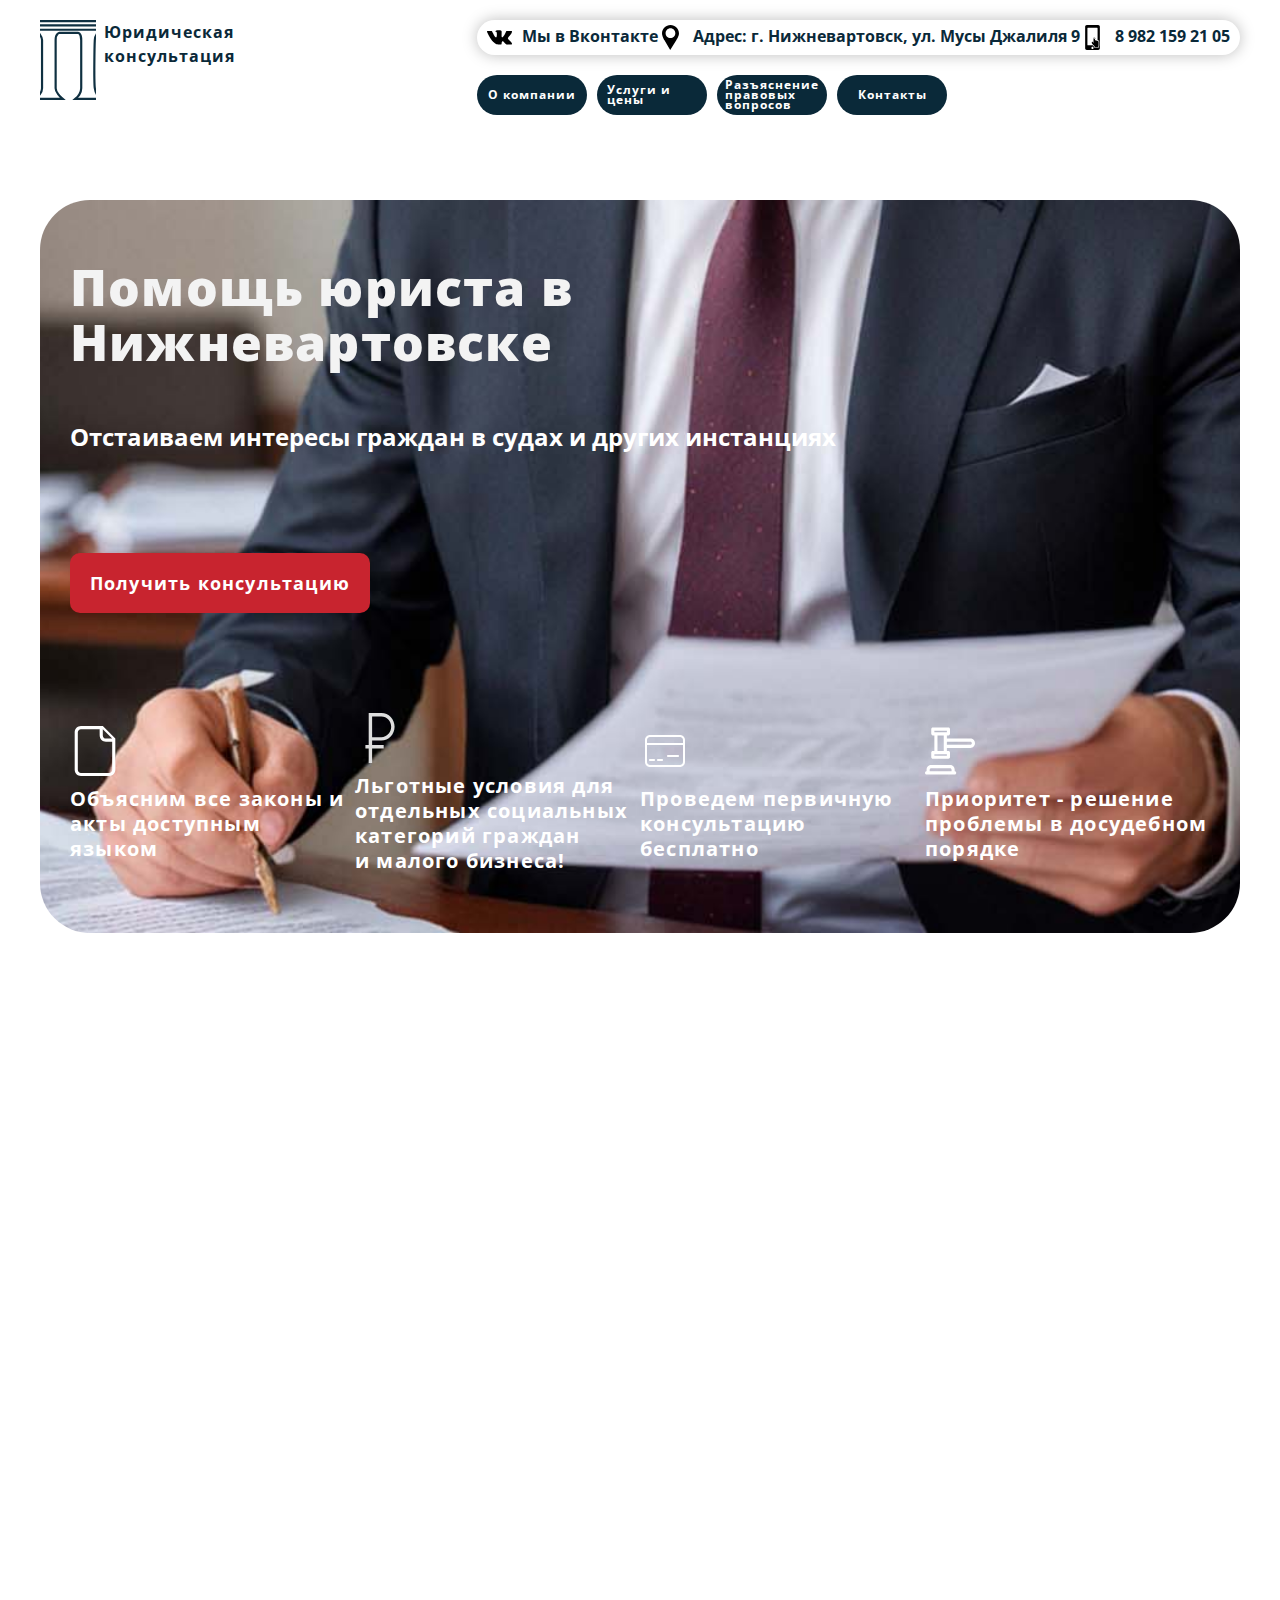
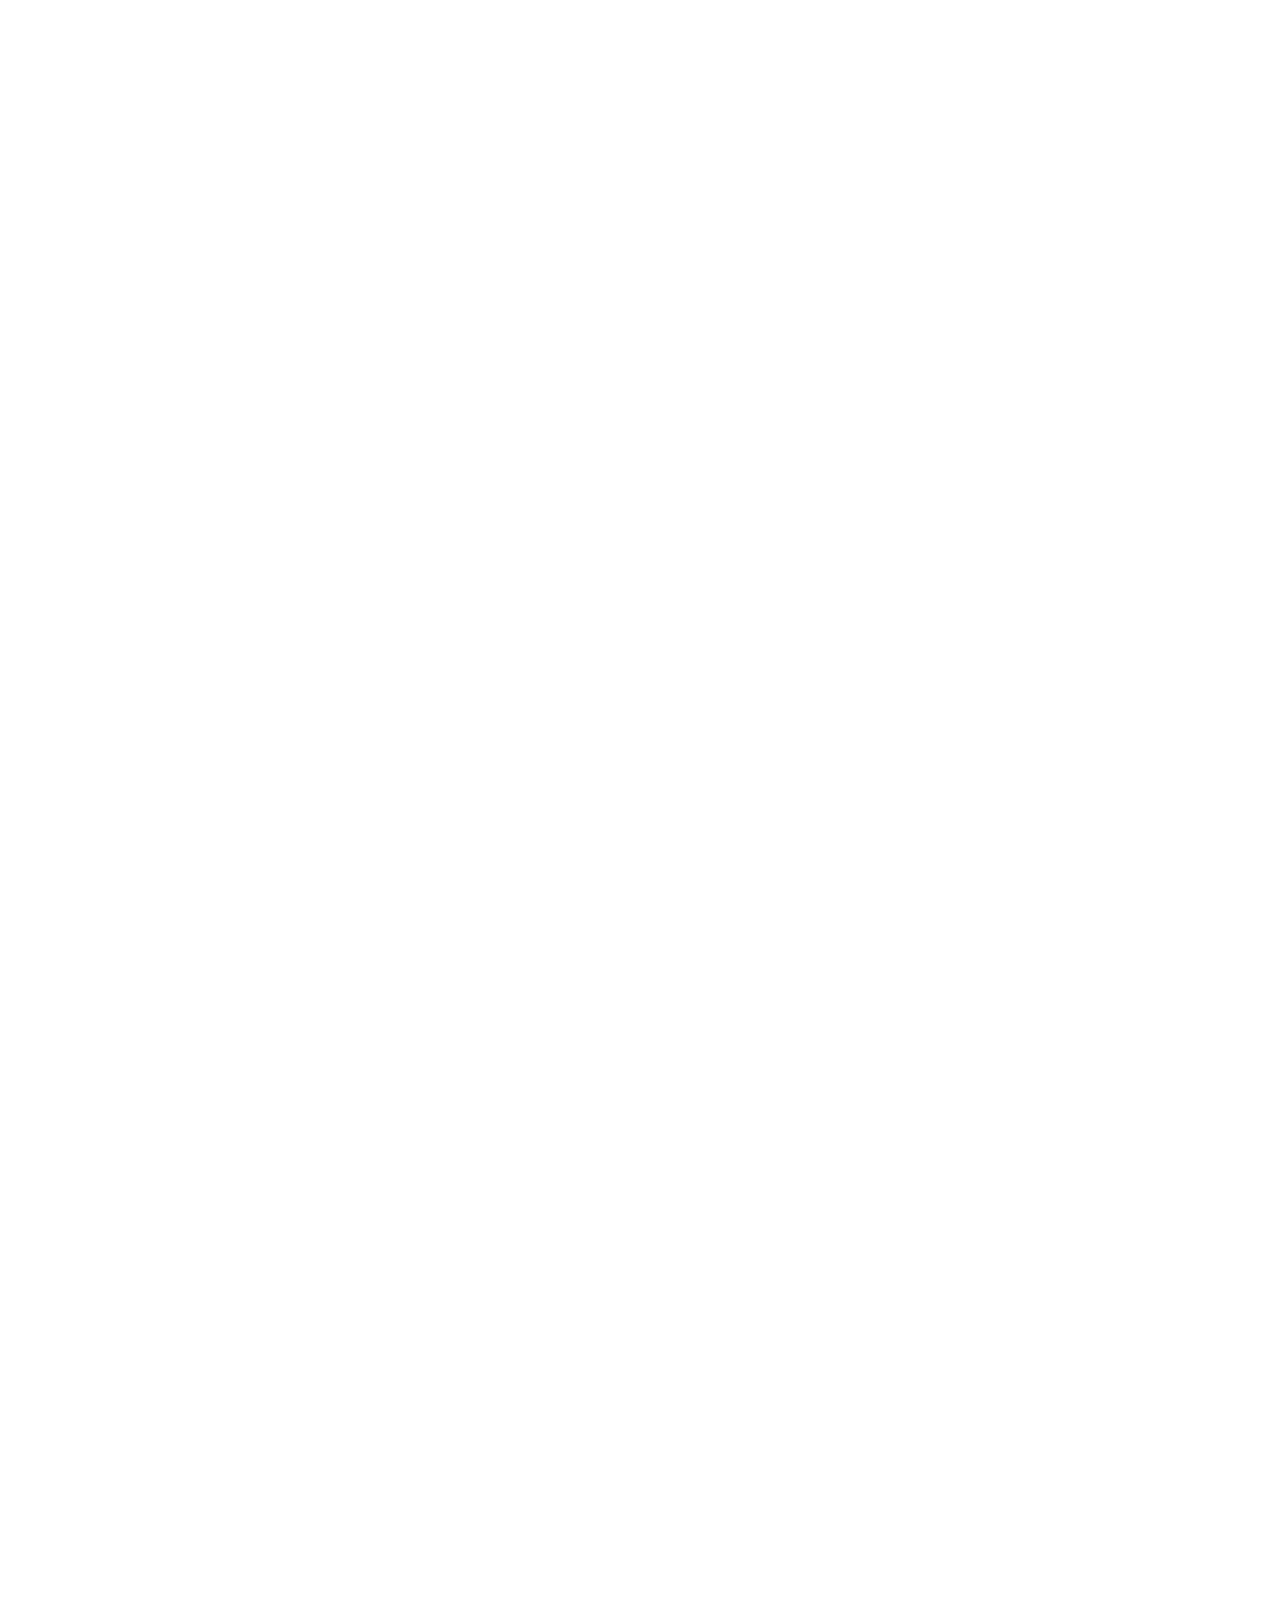
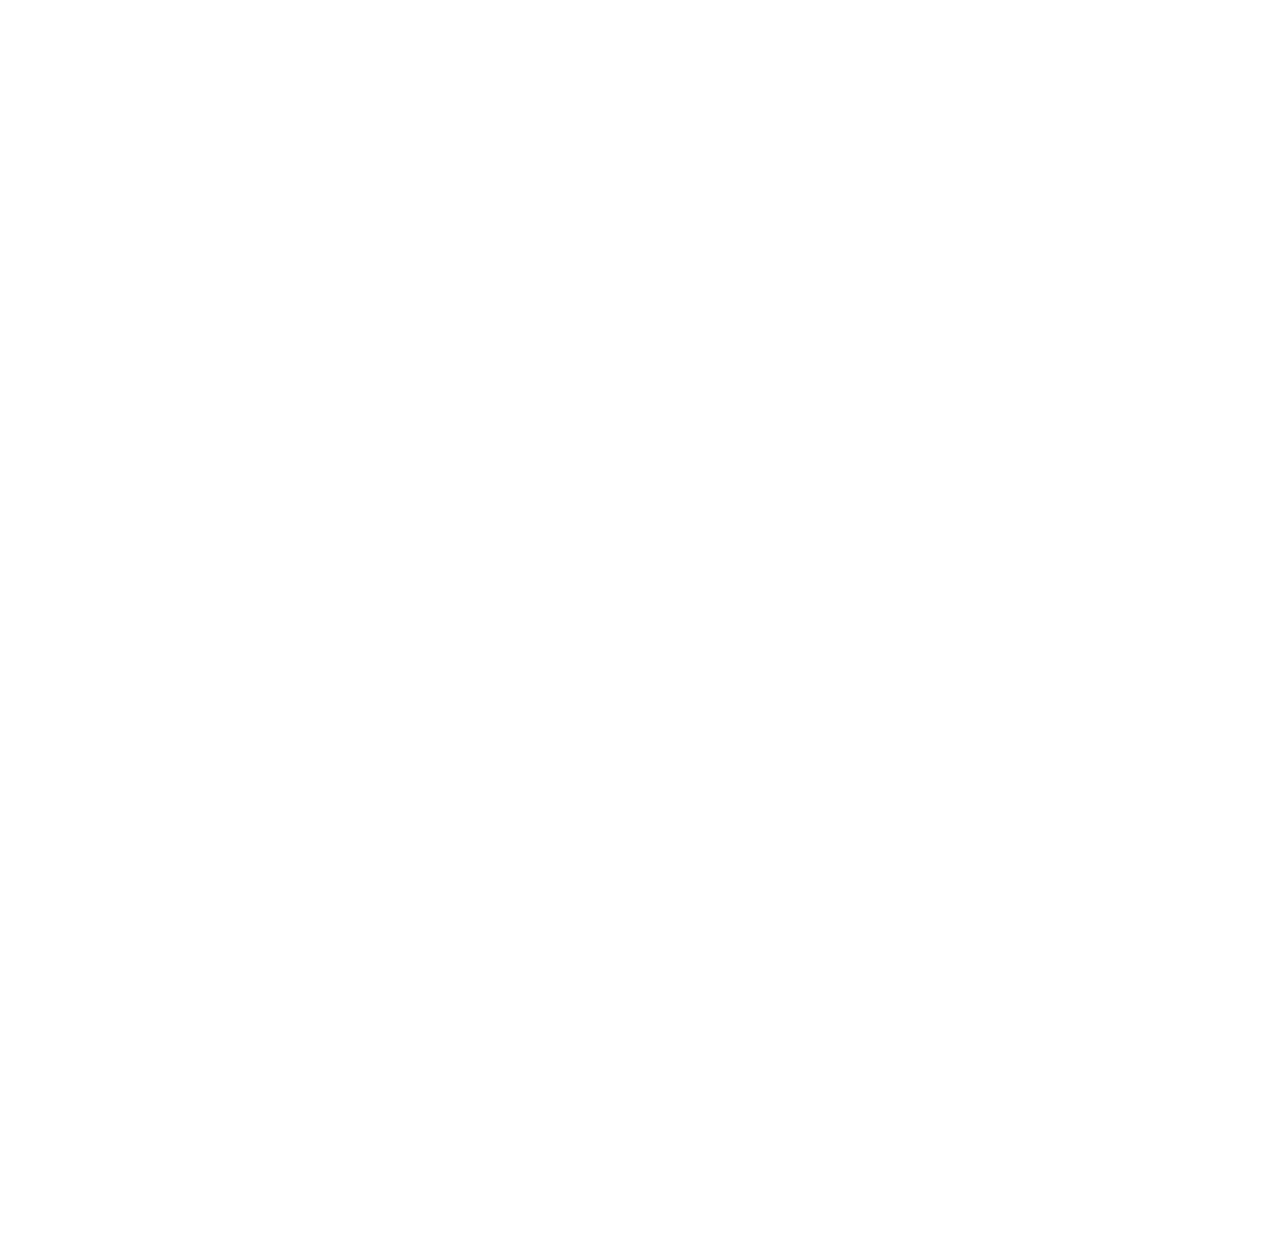
<file: index.html>
<!DOCTYPE html>
<html lang="ru">
<head>
    <meta charset="UTF-8">
    <meta name="viewport" content="width=device-width, initial-scale=1.0">
    <title>Главная</title>
    <link rel="stylesheet" href="css/animate.css">
    <link rel="stylesheet" href="css/style.css">  
    
</head>
<body>
    <div class="body__container">
        <div class="modal">
            <div class="modal__box">
                <div class="modal__box-header">
                    <div class="modal__title title">Оставить заявку</div>
                    <div class="modal__close"></div>            
                </div>               
                <form action="#" class="modal__form" id="modal__form">
                    <div>
                        <input type="name" name="name" class="modal__input" id="modal__name" placeholder="Ваше имя">
                    </div>
                    <div>
                        <input type="phone" name="phone" class="modal__input" id="modal__phone" placeholder="Ваше Телефон">
                    </div>
                    <div>
                        <input type="email" name="email" class="modal__input" id="modal__email" placeholder="Ваш E-mail">
                    </div>
                    <div class="modal__checkbox">
                        <input type="checkbox" class="modal__checkbox-item">
                        <label for="" class="modal__checkbox-text">Нажимая кнопку отправить я соглашаюсь с условиями <a href="policy.html">Политики конфиденциальности</a></label>
                    </div>
                    <button class="btn modal__btn" type="submit">Оставить заявку</button>
                </form>
            </div>
        </div>
        <header class="header" id="header">
            <div class="container">
                <div class="header__wrapper">
                    <a href="#header" class="header__logo">
                        <div class="header__logo-img">
                            <img src="icons/logo.svg" alt="логотип сайта">
                        </div>
                        <div class="header__logo-info">Юридическая консультация</div>
                    </a>
                    <div class="header__box">
                        <div class="header__connection">
                            <div class="header__connection-items">
                                <a href="https://vk.com/nvlaw" class="header__connection-item">
                                    <div class="header__connection-icon">
                                        <img src="icons/vk.svg" alt="логотип ВК">
                                    </div>
                                    <span class="header__connection-info">Мы в Вконтакте</span>
                                </a>
                            </div>
                            <div class="header__connection-items">
                                <a href="https://yandex.ru/maps/org/yuridicheskaya_pomoshch/234571748160/?ll=76.574434%2C60.930905&z=17" class="header__connection-item">
                                    <div class="header__connection-icon">
                                        <img src="icons/location.svg" alt="Геолокация">
                                    </div>
                                    <span class="header__connection-info">Адрес: г. Нижневартовск, ул. Мусы Джалиля 9</span>
                                </a>
                            </div>
                            <div class="header__connection-items">
                                <a href="tel:+79821592105" class="header__connection-item">
                                    <div class="header__connection-icon">
                                        <img src="icons/phone.svg" alt="Телефон">
                                    </div>
                                    <span class="header__connection-info">8 982 159 21 05</span>
                                </a>
                            </div>
                        </div>
                        <div class="hamburger">
                            <span class="hamburger__item"></span>
                            <span class="hamburger__item"></span>
                            <span class="hamburger__item"></span>
                        </div>
                        <nav class="header__navigation">
                            <ul class="header__lists">
                                <li class="header__lists-item"><a href="about.html" target="_blank" class="header__lists-btn">О компании</a></li>
                                <li class="header__lists-item"><a href="services.html" target="_blank" class="header__lists-btn">Услуги и цены</a></li>
                                <li class="header__lists-item"><a href="examples.html"target="_blank" class="header__lists-btn">Разъяснение правовых вопросов</a></li>
                                <li class="header__lists-item"><a href="contacts.html"target="_blank" class="header__lists-btn">Контакты</a></li>
                            </ul>                         
                        </nav>
                    </div>                 
                   
                </div>
            </div>           
        </header>
        <main>
            <section class="wow animate__animated animate__fadeInUp information">
                <div class="container information__container">   
                    <div class="information__background">
                        <h1 class="title information__title">Помощь юриста в Нижневартовске</h1>
                        <h2 class="information__subtitle">Отстаиваем интересы граждан в судах и других инстанциях</h2>
                        <button class="information__btn btn">Получить консультацию</button>
                        <div class="information__box">
                            <div class="information__box-items">
                                <div class="information__box-img">
                                    <img src="icons/file.svg" alt="Объясним все законы">
                                </div>
                                <p class="information__box-info">Объясним все законы и акты доступным языком</p>
                            </div>
                            <div class="information__box-items">
                                <div class="information__box-img">
                                    <img src="icons/ruble.svg" alt="Льготные условия">
                                </div>
                                <p class="information__box-info">Льготные условия для отдельных социальных категорий граждан и малого бизнеса!</p>
                            </div>
                            <div class="information__box-items">
                                <div class="information__box-img">
                                    <img src="icons/bank.svg" alt="Бесплатная консультация">
                                </div>
                                <p class="information__box-info">Проведем первичную консультацию бесплатно</p>
                            </div>
                            <div class="information__box-items">
                                <div class="information__box-img">
                                    <img src="icons/court.svg" alt="Решение проблемы в досудебном порядке">
                                </div>
                                <p class="information__box-info">Приоритет - решение проблемы в досудебном порядке</p>
                            </div>
                        </div>     
                    </div>           
                </div>
            </section>
            <section class="wow animate__animated animate__fadeInUp tabs">
                <div class="container">
                    <div class="tabs__wrapper">
                        <div class="tabs__tab" id="citizens-btn">
                            <div class="title tabs__title">Для граждан</div>
                        </div>
                        <div class="tabs__tab" id="bisnes-btn">
                            <div class="title tabs__title">Для бизнеса</div>
                        </div>
                    </div>
                    <div class="tabs__grid tabs__citizens" id="citizens">
                        <div class="tabs__grid-item">
                            <div class="tabs__grid-name">Банкротство</div>
                        </div>
                        <div class="tabs__grid-item">
                            <div class="tabs__grid-name">Уголовные дела</div>
                        </div>
                        <div class="tabs__grid-item">
                            <div class="tabs__grid-name">Семейные дела</div>
                        </div>
                        <div class="tabs__grid-item">
                            <div class="tabs__grid-name">Арбитражные суды</div>
                        </div>
                        <div class="tabs__grid-item">
                            <div class="tabs__grid-name">Автоюрист и страхование</div>
                        </div>
                        <div class="tabs__grid-item">
                            <div class="tabs__grid-name">Жилищное право и приватизация</div>
                        </div>
                        <div class="tabs__grid-item">
                            <div class="tabs__grid-name">Трудовые споры</div>
                        </div>
                        <div class="tabs__grid-item">
                            <div class="tabs__grid-name">Права потребителей</div>
                        </div>
                        <div class="tabs__grid-item">
                            <div class="tabs__grid-name">Наследство</div>
                        </div>
                    </div>
                    <!-- бизнес -->
                    <div class="tabs__grid tabs__bisnes" id="bissnes" >
                        <div class="tabs__grid-item">
                            <div class="tabs__grid-name">Банкротство</div>
                        </div>
                        <div class="tabs__grid-item">
                            <div class="tabs__grid-name">Консультация бизнеса</div>
                        </div>
                        <div class="tabs__grid-item">
                            <div class="tabs__grid-name">Составление договоров</div>
                        </div>
                        <div class="tabs__grid-item">
                            <div class="tabs__grid-name">Арбитражные суды</div>
                        </div>
                        <div class="tabs__grid-item">
                            <div class="tabs__grid-name">Экспертиза документов</div>
                        </div>
                        <div class="tabs__grid-item">
                            <div class="tabs__grid-name">Взыскание долгов</div>
                        </div>
                        <div class="tabs__grid-item">
                            <div class="tabs__grid-name">Трудовые споры</div>
                        </div>
                    </div>
                </div>
            </section>
            <section class="wow animate__animated animate__fadeInUp priveleges">
                <div class="container">
                    <h2 class="title priveleges__title">Привилегии для вас</h2>
                    <div class="priveleges__box">
                        <div class="priveleges__item">
                            <h3 class="title priveleges__item-title">
                                <span class="priveleges__item-number">1</span>
                                Разумная стоимость
                            </h3>
                            <p class="priveleges__item-descr">
                                Консультация юриста - это доступно. Оптимизируем работу, учитывая ваше финансовое положение.
                            </p>
                        </div>
    
                        <div class="priveleges__item">
                            <h3 class="title priveleges__item-title">
                                <span class="priveleges__item-number">2</span>
                                Финансовые гарантии
                            </h3>
                            <p class="priveleges__item-descr">
                                Составляем договор и несем ответственность за все решения
                            </p>
                        </div>
    
                        <div class="priveleges__item">
                            <h3 class="title priveleges__item-title">
                                <span class="priveleges__item-number">3</span>
                                Увереность в результате
                            </h3>
                            <p class="priveleges__item-descr">
                                Мы не даем пустых обещаний - беремся за дело и доводим его до конца.
                            </p>
                        </div>
    
                        <div class="priveleges__item">
                            <h3 class="title priveleges__item-title">
                                <span class="priveleges__item-number">4</span>
                                Отчеты и прозрачность
                            </h3>
                            <p class="priveleges__item-descr">
                                Составляем стратегию и следуем ей, предоставляем детальные отчеты о проделанной работе.
                            </p>
                        </div>
                        <div class="priveleges__item-grid">
                            <!-- <div class="priveleges__item priveleges__item-5">
                                <div class="priveleges__item-img">
                                    <img src="icons/banner-bank.svg" alt="Банкротство">
                                </div>
                                <p class="priveleges__item-descr">
                                    Банкротство за 2500 рублей в месяц с полной гарантией списания долгов за 24 месяц
                                </p>
                            </div> -->
                            <!-- <div class="priveleges__item priveleges__item-5">
                                <p class="priveleges__item-descr">
                                    92% успешных дел в суде с 2005 года
                                </p>
                            </div> -->
                            <div class="priveleges__item priveleges__item-5">
                                <div class="priveleges__item-img">
                                    <img src="icons/suggest.svg" alt="Файл">
                                </div>
                                <p class="priveleges__item-descr">
                                    Составляем план работ, обговариваем цену и заключаем договор
                                </p>
                            </div>
                        </div>
                        
                    </div>
                </div>
            </section>
            <section class="wow animate__animated animate__fadeInUp clients">
                <div class="container">
                    <div class="clients__title title">Наши клиенты</div>
                    <div class="clients__wrapper">
                        <div class="clients__call">
                            <div class="clients__call-img">
                                <img src="img/img1.jpg" alt="Первая помощь клиентам">
                            </div>
                            <p class="clients__call-info">Юридическое сопровождение бизнеса и граждан</p>
                            <button class="clients__btn btn">Заказать звонок</button>
                        </div>
                        <div class="clients__map">
                            <h3 class="clients__map-title title">Правовой сервис</h3>
                            <div class="clients__feedback">
                                <div class="clients__feedback-item" style="width:100%;height:400px;overflow:hidden;position:relative;"><iframe style="width:100%;height:100%;border:1px solid #e6e6e6;border-radius:8px;box-sizing:border-box" src="https://yandex.ru/maps-reviews-widget/234571748160?comments"></iframe><a href="https://yandex.ru/maps/org/yuridicheskaya_pomoshch/234571748160/" target="_blank" style="box-sizing:border-box;text-decoration:none;color:#b3b3b3;font-size:10px;font-family:YS Text,sans-serif;padding:0 20px;position:absolute;bottom:8px;width:100%;text-align:center;left:0;overflow:hidden;text-overflow:ellipsis;display:block;max-height:14px;white-space:nowrap;padding:0 16px;box-sizing:border-box">Юридическая помощь на карте Нижневартовска — Яндекс Карты</a></div>
                            </div>
                        </div>                   
                    </div>
                   
                </div>
            </section>
        </main>   
        <footer class="wow animate__animated animate__fadeInUp footer" id="footer">
            <div class="container">
                <div class="footer__wrapper">
                    <div class="footer__logo">
                        <div class="footer__logo-img">
                            <img src="icons/logo_white.svg" alt="Логотип сайта">                                
                        </div>
                        <div class="footer__logo-name">Юридическая <br>консульация</div>
                    </div>
                    <div class="footer__connection">
                        <div class="footer__connection-items">
                            <a href="https://vk.com/nvlaw" class="footer__connection-item">
                                <div class="footer__connection-icon">
                                    <img src="icons/vk-white.svg" alt="логотип ВК">
                                </div>
                                <span class="footer__connection-info">Мы в Вконтакте</span>
                            </a>
                        </div>
                        <div class="footer__connection-items">
                            <a href="https://yandex.ru/maps/org/yuridicheskaya_pomoshch/234571748160/?ll=76.574434%2C60.930905&z=17" class="footer__connection-item">
                                <div class="footer__connection-icon">
                                    <img src="icons/maps-white.svg" alt="Геолокация">
                                </div>
                                <span class="footer__connection-info">Адрес: г. Нижневартовск, ул. Мусы Джалиля 9</span>
                            </a>
                        </div>
                        <div class="footer__connection-items">
                            <a href="tel:+79821592105" class="footer__connection-item">
                                <div class="footer__connection-icon">
                                    <img src="icons/phone-white.svg" alt="Телефон">
                                </div>
                                <span class="footer__connection-info">8 982 159 21 05</span>
                            </a>
                        </div>
                    </div>
                </div>
                <div class="footer__maps">
                    <div style="position:relative;overflow:hidden;"><a href="https://yandex.ru/maps/org/yuridicheskaya_pomoshch/234571748160/?utm_medium=mapframe&utm_source=maps" style="color:#eee;font-size:12px;position:absolute;top:0px;">Юридическая помощь</a><a href="https://yandex.ru/maps/1091/nizhnevartovsk/category/legal_services/184105630/?utm_medium=mapframe&utm_source=maps" style="color:#eee;font-size:12px;position:absolute;top:14px;">Юридические услуги в Нижневартовске</a><a href="https://yandex.ru/maps/1091/nizhnevartovsk/category/registration_and_liquidation_of_enterprises/184105626/?utm_medium=mapframe&utm_source=maps" style="color:#eee;font-size:12px;position:absolute;top:28px;">Регистрация и ликвидация предприятий в Нижневартовске</a><iframe src="https://yandex.ru/map-widget/v1/org/yuridicheskaya_pomoshch/234571748160/?ll=76.574434%2C60.930905&z=17" width="100%" height="600px" frameborder="1" allowfullscreen="true" style="position:relative;"></iframe></div>
                </div>
            </div>
        </footer>
    </div>
    <script src="js/wow.min.js"></script>
    <script src="js/inputmask.min.js"></script>
    <script src="js/just-validate.min.js"></script>
    <script src="js/main.js"></script> 
</body>
</html>
</file>
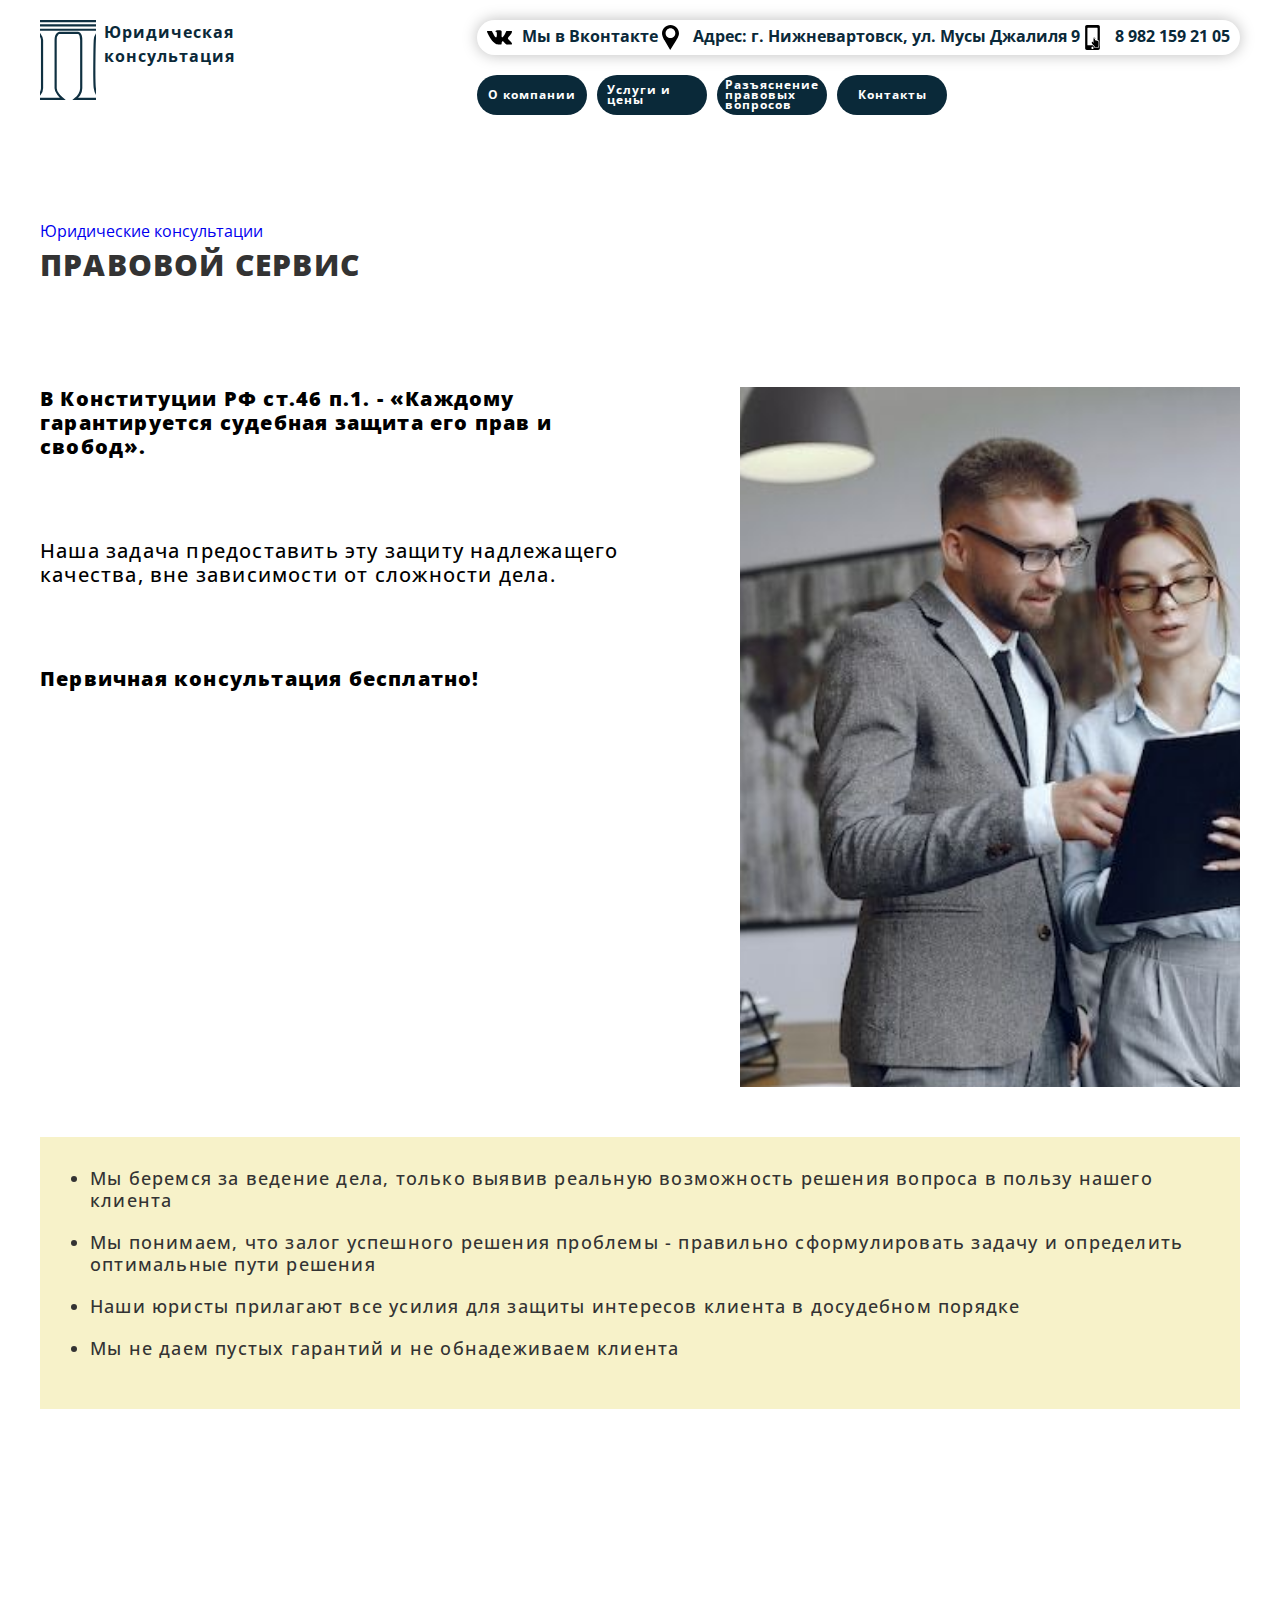
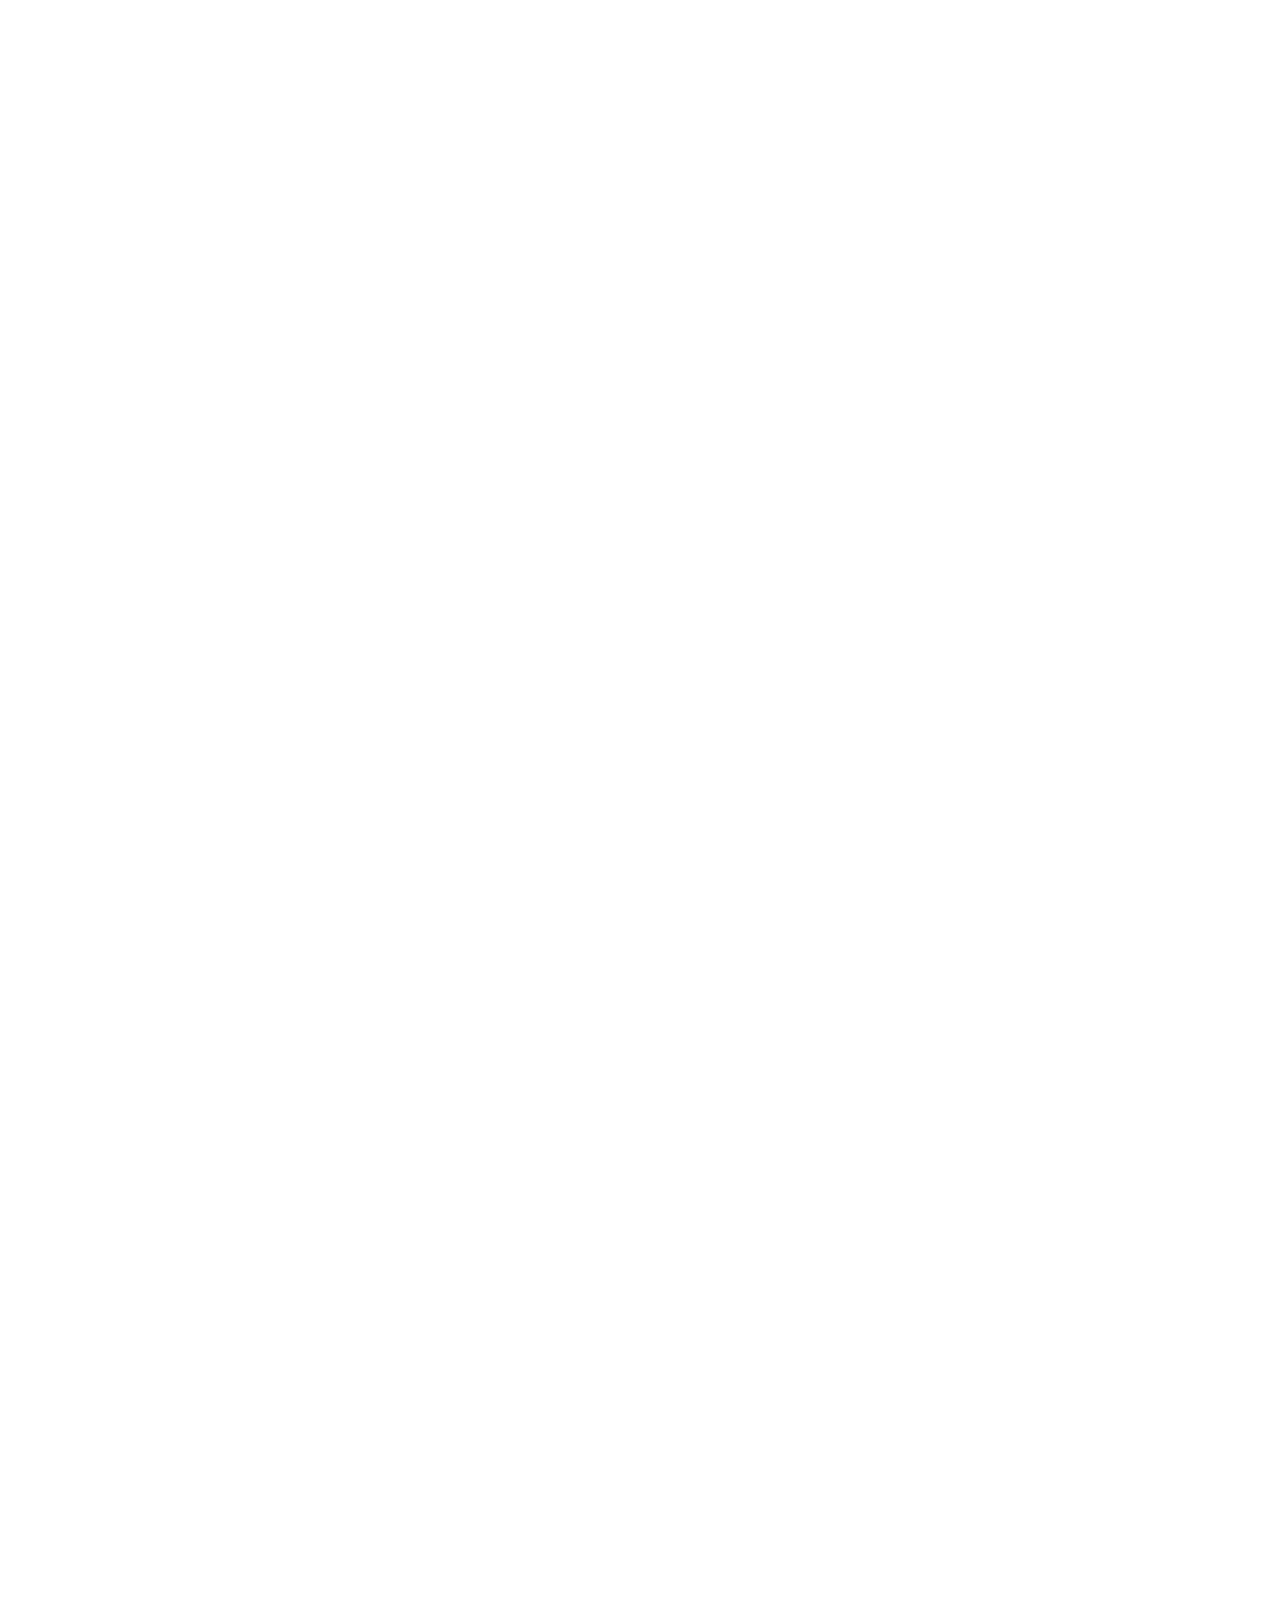
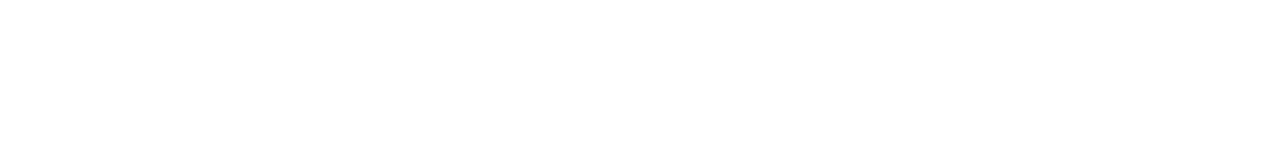
<file: about.html>
<!DOCTYPE html>
<html lang="ru">
<head>
    <meta charset="UTF-8">
    <meta name="viewport" content="width=device-width, initial-scale=1.0">
    <title>О компании</title>
    <link rel="stylesheet" href="css/animate.css">
    <link rel="stylesheet" href="css/style.css">       
</head>
<body>
    <div class="body__container">
        <header class="header" id="header">
            <div class="container">
                <div class="header__wrapper">
                    <a href="#header" class="header__logo">
                        <div class="header__logo-img">
                            <img src="icons/logo.svg" alt="логотип сайта">
                        </div>
                        <div class="header__logo-info">Юридическая консультация</div>
                    </a>
                    <div class="header__box">
                        <div class="header__connection">
                            <div class="header__connection-items">
                                <a href="https://vk.com/nvlaw" class="header__connection-item">
                                    <div class="header__connection-icon">
                                        <img src="icons/vk.svg" alt="логотип ВК">
                                    </div>
                                    <span class="header__connection-info">Мы в Вконтакте</span>
                                </a>
                            </div>
                            <div class="header__connection-items">
                                <a href="https://yandex.ru/maps/org/yuridicheskaya_pomoshch/234571748160/?ll=76.574434%2C60.930905&z=17" class="header__connection-item">
                                    <div class="header__connection-icon">
                                        <img src="icons/location.svg" alt="Геолокация">
                                    </div>
                                    <span class="header__connection-info">Адрес: г. Нижневартовск, ул. Мусы Джалиля 9</span>
                                </a>
                            </div>
                            <div class="header__connection-items">
                                <a href="tel:+79821592105" class="header__connection-item">
                                    <div class="header__connection-icon">
                                        <img src="icons/phone.svg" alt="Телефон">
                                    </div>
                                    <span class="header__connection-info">8 982 159 21 05</span>
                                </a>
                            </div>
                        </div>
                        <div class="hamburger">
                            <span class="hamburger__item"></span>
                            <span class="hamburger__item"></span>
                            <span class="hamburger__item"></span>
                        </div>
                        <nav class="header__navigation">
                            <ul class="header__lists">
                                <li class="header__lists-item"><a href="about.html" class="header__lists-btn">О компании</a></li>
                                <li class="header__lists-item"><a href="services.html" class="header__lists-btn">Услуги и цены</a></li>
                                <li class="header__lists-item"><a href="examples.html" class="header__lists-btn">Разъяснение правовых вопросов</a></li>
                                <li class="header__lists-item"><a href="contacts.html" class="header__lists-btn">Контакты</a></li>
                            </ul>                         
                        </nav>
                    </div>                 
                   
                </div>
            </div>           
        </header>
        <main>
            <section class="wow animate__animated animate__fadeInUp about">
                <div class="container">
                    <a href="index.html" class="about__consultation">Юридические консультации</a>
                    <h1 class="about__title title">ПРАВОВОЙ СЕРВИС </h1>
                    <div class="about__wrapper">
                        <div class="about__descr">
                            <!-- <p class="about__descr-1">
                                Юридическая фирма в Нижневартовске, основана в 2005 году и объединяет специалистов в различных областях права. Фирма оказывает специализированные юридические консультации в Петербурге.
                            </p> -->
                            <!-- <p class="about__descr-2">
                                Адвокаты Нижневартовска – юристы с многолетним опытом – профессионально решат Ваши задачи.
                            </p> -->
        
                            <p class="about__descr-3">
                                В Конституции РФ ст.46 п.1. - «Каждому гарантируется судебная защита его прав и свобод».
                            </p>
        
                            <p class="about__descr-4">
                                Наша задача предоставить эту защиту надлежащего качества, вне зависимости от сложности дела.
                            </p>
        
                            <p class="about__descr-5">
                                Первичная консультация бесплатно!
                            </p>
                        </div>
                        <div class="about__image">
                            <img src="img/img2.jpg" alt="Правовой сервис">
                        </div>
                    </div>
                    <div class="about__lists">
                        <ul class="about__list">
                            <li class="about__list-item">Мы беремся за ведение дела, только выявив реальную возможность решения вопроса в пользу нашего клиента</li>
                            <li class="about__list-item">Мы понимаем, что залог успешного решения проблемы - правильно сформулировать задачу и определить оптимальные пути решения</li>
                            <li class="about__list-item">Наши юристы прилагают все усилия для защиты интересов клиента в досудебном порядке</li>
                            <li class="about__list-item">Mы не даем пустых гарантий и не обнадеживаем клиента</li>
                        </ul>
                    </div>
                </div>
            </section>
            <section class="wow animate__animated animate__fadeInUp prompty">
                <div class="container">
                    <h2 class="prompty__title title">
                        Обращайтесь за оперативной юридической помощью.
                        Мы знаем, что делать.
                    </h2>
                    <div class="prompty__wrapper">
                        <div class="prompty__information">
                            <h4 class="prompty__information-subtitle subtitle">
                                Кому нужны юридические консультации?
                            </h4>
                            <p class="prompty__information-paragraph prompty__information-1">Нарушение прав – обычное дело в нашем непростом мире. В такой ситуации без знания буквы закона никак не обойтись. К сожалению, в России всё ещё считается, что изучать кодексы и разбираться в поправках к ним – это удел избранных. Обычный гражданин чаще всего не способен заступиться за себя, если кто-то нарушает его права. На предприятиях дело обстоит чуть лучше, но и им чаще всего требуется помощь со стороны.</p>

                            <p class="prompty__information-paragraph prompty__information-2">Консультация юристов – отличное решение для тех, кто не может или не хочет разбираться в хитросплетениях законодательства. Почему обратиться за помощью к профессионалам на начальном этапе проблемы – это хорошая идея?</p>
                            <div class="prompty__information-boxYelow">
                                <ul class="prompty__information-list">
                                    <li class="prompty__information-item">Профессионалы в этой области обладают полным комплексом знаний по правовым вопросам, смогут рассмотреть ситуацию со всех сторон и дать грамотный совет</li>
                                    <li class="prompty__information-item">Раннее обращение сэкономит ваши нервы, время и денежные средства</li>
                                    <li class="prompty__information-item">Специалисты в юридических консультациях Санкт-Петербурга непрерывно следят за изменениями в законодательстве. Они ознакомлены со свежими поправками, поэтому ситуации, когда решения принимаются по устаревшим данным, исключены.</li>
                                </ul>
                            </div>
                            <p class="prompty__information-paragraph prompty__information-3">Организации могут обращаться за помощью на любом этапе: при регистрации юридического лица, в процессе функционирования бизнеса для решения текущих вопросов, при ликвидации предприятия.</p>
                        </div>
                        <div class="prompty__faq">
                            <div class="prompty__faq-img">
                                <img src="img/FAQ.jpg" alt="Часто задаваемые вопросы">
                            </div>
                            <h4 class="prompty__faq-subtitle subtitle">К кому обратиться?</h4>
                            <p class="prompty__information-paragraph prompty__information-1">Очень важно выбрать опытного и образованного специалиста, которому можно передать ведение своих дел. Юристы из компании «Правовой Сервис» давно зарекомендовали себя как профессионалы:</p>
                            <div class="prompty__information-boxYelow">
                                <ul class="prompty__information-list">
                                    <li class="prompty__information-item">Накопили 15-летний опыт успешной практики</li>
                                    <li class="prompty__information-item">Выиграли 85% всех попавших к ним дел</li>
                                    <li class="prompty__information-item">Отсудили для своих клиентов более 150 миллионов рублей.</li>
                                </ul>
                            </div>
                            <p class="prompty__information-paragraph prompty__information-1">Если вы являетесь физическим лицом, и вам требуется помощь в решении трудовых, жилищных или арбитражных споров, защите прав потребителей, ведении уголовных дел, а также ряда других вопросов, звоните, пишите или приходите в «Правовой Сервис» – одну из самых успешных юридических консультаций Нижневартовска.</p>
                        </div>
                    </div>
                   
                </div>
            </section>
        </main>
        <footer class="wow animate__animated animate__fadeInUp footer" id="footer">
            <div class="container">
                <div class="footer__wrapper">
                    <div class="footer__logo">
                        <div class="footer__logo-img">
                            <img src="icons/logo_white.svg" alt="Логотип сайта">                                
                        </div>
                        <div class="footer__logo-name">Юридическая <br>консульация</div>
                    </div>
                    <div class="footer__connection">
                        <div class="footer__connection-items">
                            <a href="https://vk.com/nvlaw" class="footer__connection-item">
                                <div class="footer__connection-icon">
                                    <img src="icons/vk-white.svg" alt="логотип ВК">
                                </div>
                                <span class="footer__connection-info">Мы в Вконтакте</span>
                            </a>
                        </div>
                        <div class="footer__connection-items">
                            <a href="https://yandex.ru/maps/org/yuridicheskaya_pomoshch/234571748160/?ll=76.574434%2C60.930905&z=17" class="footer__connection-item">
                                <div class="footer__connection-icon">
                                    <img src="icons/maps-white.svg" alt="Геолокация">
                                </div>
                                <span class="footer__connection-info">Адрес: г. Нижневартовск, ул. Мусы Джалиля 9</span>
                            </a>
                        </div>
                        <div class="footer__connection-items">
                            <a href="tel:+79821592105" class="footer__connection-item">
                                <div class="footer__connection-icon">
                                    <img src="icons/phone-white.svg" alt="Телефон">
                                </div>
                                <span class="footer__connection-info">8 982 159 21 05</span>
                            </a>
                        </div>
                    </div>
                </div>
                <div class="footer__maps">
                    <div style="position:relative;overflow:hidden;"><a href="https://yandex.ru/maps/org/yuridicheskaya_pomoshch/234571748160/?utm_medium=mapframe&utm_source=maps" style="color:#eee;font-size:12px;position:absolute;top:0px;">Юридическая помощь</a><a href="https://yandex.ru/maps/1091/nizhnevartovsk/category/legal_services/184105630/?utm_medium=mapframe&utm_source=maps" style="color:#eee;font-size:12px;position:absolute;top:14px;">Юридические услуги в Нижневартовске</a><a href="https://yandex.ru/maps/1091/nizhnevartovsk/category/registration_and_liquidation_of_enterprises/184105626/?utm_medium=mapframe&utm_source=maps" style="color:#eee;font-size:12px;position:absolute;top:28px;">Регистрация и ликвидация предприятий в Нижневартовске</a><iframe src="https://yandex.ru/map-widget/v1/org/yuridicheskaya_pomoshch/234571748160/?ll=76.574434%2C60.930905&z=17" width="100%" height="600px" frameborder="1" allowfullscreen="true" style="position:relative;"></iframe></div>
                </div>
            </div>
        </footer>
    </div>
    <script src="js/wow.min.js"></script>
    <script src="js/main.js"></script>
</body>
</html>
</file>
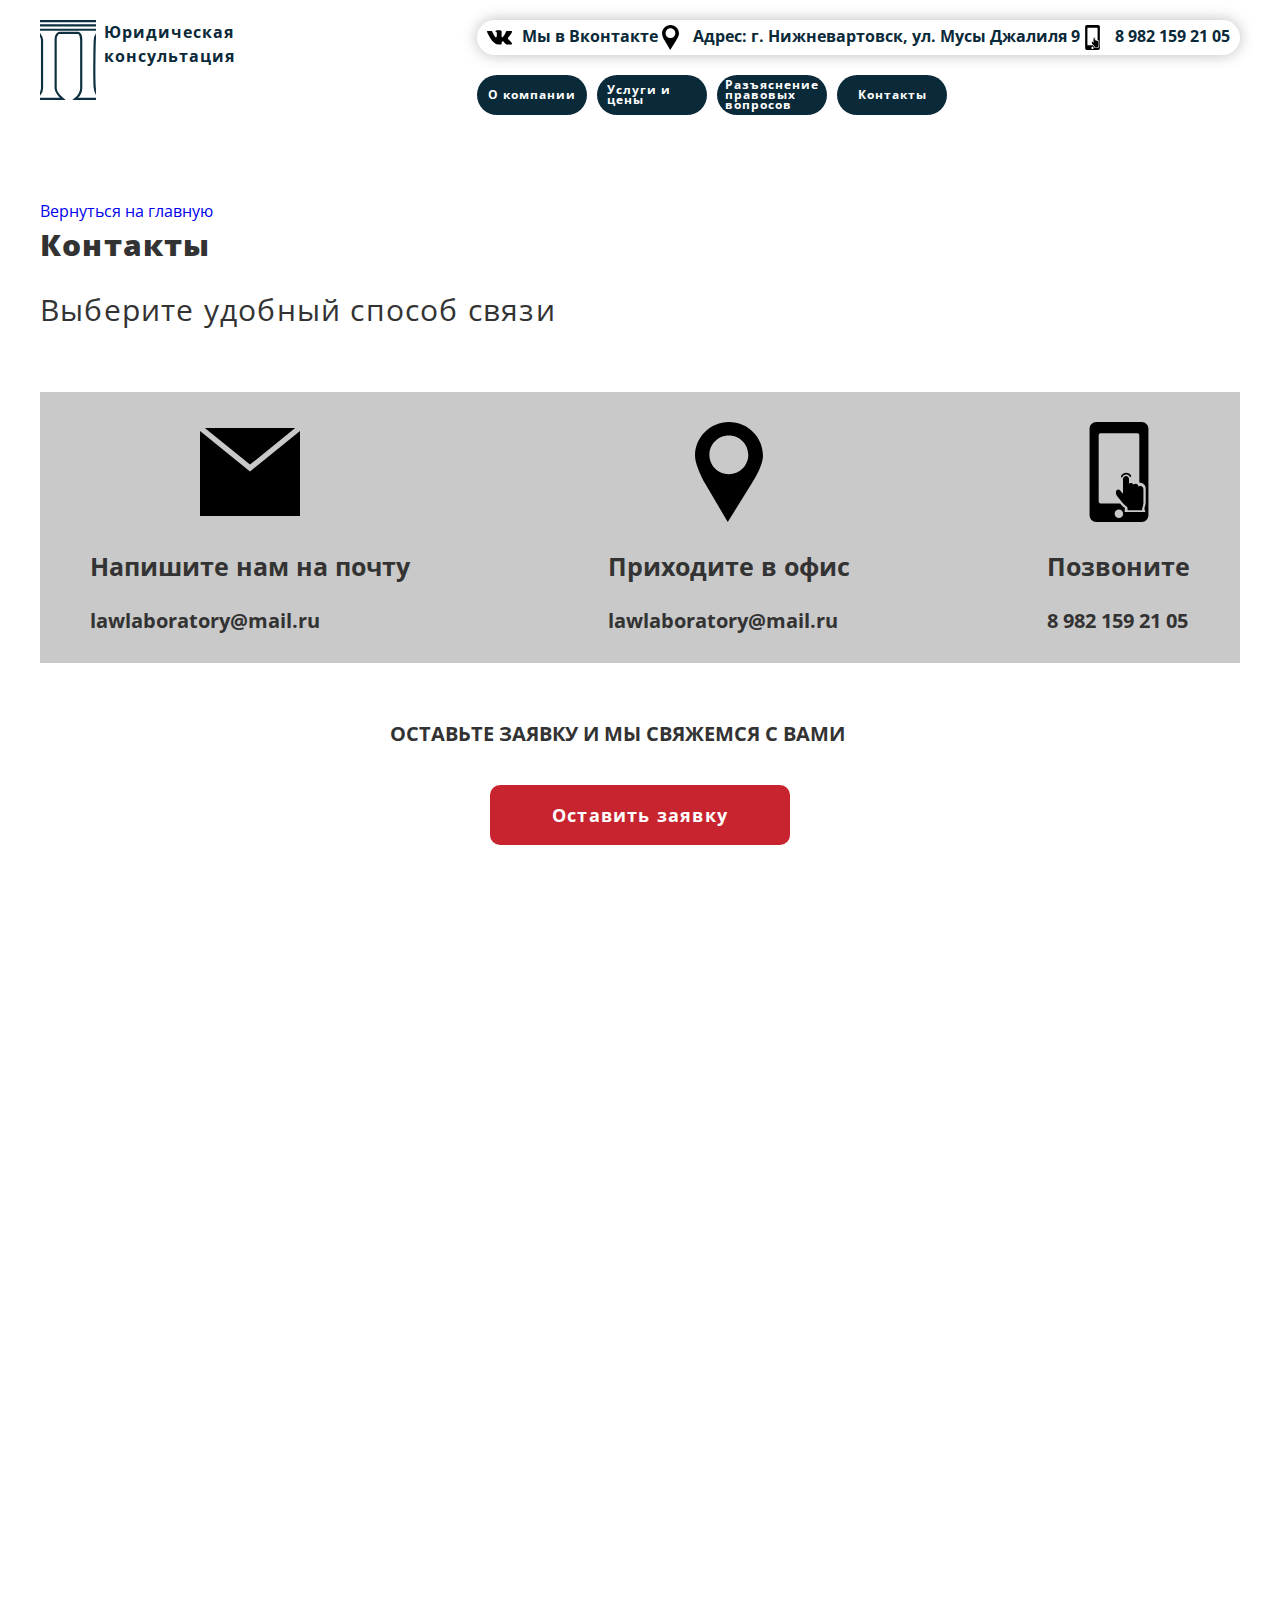
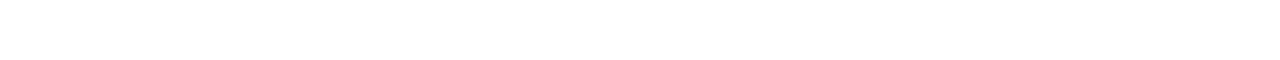
<file: contacts.html>
<!DOCTYPE html>
<html lang="ru">
<head>
    <meta charset="UTF-8">
    <meta name="viewport" content="width=device-width, initial-scale=1.0">
    <title>Контакты</title>
    <link rel="stylesheet" href="css/animate.css">
    <link rel="stylesheet" href="css/style.css">
</head>
<body>
    <div class="body__container">
        <div class="modal">
            <div class="modal__box">
                <div class="modal__box-header">
                    <div class="modal__title title">Оставить заявку</div>
                    <div class="modal__close"></div>            
                </div>               
                <form action="#" class="modal__form" id="modal__form">
                    <div>
                        <input type="name" name="name" class="modal__input" id="modal__name" placeholder="Ваше имя">
                    </div>
                    <div>
                        <input type="phone" name="phone" class="modal__input" id="modal__phone" placeholder="Ваше Телефон">
                    </div>
                    <div>
                        <input type="email" name="email" class="modal__input" id="modal__email" placeholder="Ваш E-mail">
                    </div>
                    <div class="modal__checkbox">
                        <input type="checkbox" class="modal__checkbox-item">
                        <label for="" class="modal__checkbox-text">Нажимая кнопку отправить я соглашаюсь с условиями <a href="policy.html">Политики конфиденциальности</a></label>
                    </div>
                    <button class="btn modal__btn" type="submit">Оставить заявку</button>
                </form>
            </div>
        </div>
        <header class="header" id="header">
            <div class="container">
                <div class="header__wrapper">
                    <a href="#header" class="header__logo">
                        <div class="header__logo-img">
                            <img src="icons/logo.svg" alt="логотип сайта">
                        </div>
                        <div class="header__logo-info">Юридическая консультация</div>
                    </a>
                    <div class="header__box">
                        <div class="header__connection">
                            <div class="header__connection-items">
                                <a href="https://vk.com/nvlaw" class="header__connection-item">
                                    <div class="header__connection-icon">
                                        <img src="icons/vk.svg" alt="логотип ВК">
                                    </div>
                                    <span class="header__connection-info">Мы в Вконтакте</span>
                                </a>
                            </div>
                            <div class="header__connection-items">
                                <a href="https://yandex.ru/maps/org/yuridicheskaya_pomoshch/234571748160/?ll=76.574434%2C60.930905&z=17" class="header__connection-item">
                                    <div class="header__connection-icon">
                                        <img src="icons/location.svg" alt="Геолокация">
                                    </div>
                                    <span class="header__connection-info">Адрес: г. Нижневартовск, ул. Мусы Джалиля 9</span>
                                </a>
                            </div>
                            <div class="header__connection-items">
                                <a href="tel:+79821592105" class="header__connection-item">
                                    <div class="header__connection-icon">
                                        <img src="icons/phone.svg" alt="Телефон">
                                    </div>
                                    <span class="header__connection-info">8 982 159 21 05</span>
                                </a>
                            </div>
                        </div>
                        <div class="hamburger">
                            <span class="hamburger__item"></span>
                            <span class="hamburger__item"></span>
                            <span class="hamburger__item"></span>
                        </div>
                        <nav class="header__navigation">
                            <ul class="header__lists">
                                <li class="header__lists-item"><a href="about.html" target="_blank" class="header__lists-btn">О компании</a></li>
                                <li class="header__lists-item"><a href="services.html" target="_blank" class="header__lists-btn">Услуги и цены</a></li>
                                <li class="header__lists-item"><a href="examples.html"target="_blank" class="header__lists-btn">Разъяснение правовых вопросов</a></li>
                                <li class="header__lists-item"><a href="contacts.html"target="_blank" class="header__lists-btn">Контакты</a></li>
                            </ul>                         
                        </nav>
                    </div>                
                </div>
            </div>           
        </header>
        <main>
            <section class="wow animate__animated animate__fadeInUp contacts">
                <div class="container">
                    <a href="index.html" class="contacts__back">Вернуться на главную</a>
                    <div class="contacts__title title">Контакты</div>
                    <div class="contacts__subtitle subtitle">Выберите удобный способ связи</div>
                    <div class="contacts__box">
                        <div class="contacts__box-item">
                            <div class="contacts__box-img">
                                <img src="icons/mail.svg" alt="Почта">
                            </div>
                            <p class="contacts__box-text">Напишите нам на почту</p>
                            <a href="lawlaboratory@mail.ru" class="contacts__box-link">lawlaboratory@mail.ru</a>
                        </div>
                        <div class="contacts__box-item">
                            <div class="contacts__box-img">
                                <img src="icons/location.svg" alt="офис">
                            </div>
                            <p class="contacts__box-text">Приходите в офис</p>
                            <a href="https://yandex.ru/maps/-/CDTJFS2G" class="contacts__box-link">lawlaboratory@mail.ru</a>
                        </div>
                        <div class="contacts__box-item">
                            <div class="contacts__box-img">
                                <img src="icons/phone.svg" alt="Телефон">
                            </div>
                            <p class="contacts__box-text">Позвоните</p>
                            <a href="tel:+79821592105" class="contacts__box-link">8 982 159 21 05</a>
                        </div>
                    </div>
                    <p class="contacts__name">оставьте заявку и мы свяжемся с вами</p>
                    <button class="btn contacts__btn information__btn">Оставить заявку</button>
                </div>
            </section>
        </main>
        <footer class="wow animate__animated animate__fadeInUp footer" id="footer">
            <div class="container">
                <div class="footer__wrapper">
                    <div class="footer__logo">
                        <div class="footer__logo-img">
                            <img src="icons/logo_white.svg" alt="Логотип сайта">                                
                        </div>
                        <div class="footer__logo-name">Юридическая <br>консульация</div>
                    </div>
                    <div class="footer__connection">
                        <div class="footer__connection-items">
                            <a href="https://vk.com/nvlaw" class="footer__connection-item">
                                <div class="footer__connection-icon">
                                    <img src="icons/vk-white.svg" alt="логотип ВК">
                                </div>
                                <span class="footer__connection-info">Мы в Вконтакте</span>
                            </a>
                        </div>
                        <div class="footer__connection-items">
                            <a href="https://yandex.ru/maps/org/yuridicheskaya_pomoshch/234571748160/?ll=76.574434%2C60.930905&z=17" class="footer__connection-item">
                                <div class="footer__connection-icon">
                                    <img src="icons/maps-white.svg" alt="Геолокация">
                                </div>
                                <span class="footer__connection-info">Адрес: г. Нижневартовск, ул. Мусы Джалиля 9</span>
                            </a>
                        </div>
                        <div class="footer__connection-items">
                            <a href="tel:+79821592105" class="footer__connection-item">
                                <div class="footer__connection-icon">
                                    <img src="icons/phone-white.svg" alt="Телефон">
                                </div>
                                <span class="footer__connection-info">8 982 159 21 05</span>
                            </a>
                        </div>
                    </div>
                </div>
                <div class="footer__maps">
                    <div style="position:relative;overflow:hidden;"><a href="https://yandex.ru/maps/org/yuridicheskaya_pomoshch/234571748160/?utm_medium=mapframe&utm_source=maps" style="color:#eee;font-size:12px;position:absolute;top:0px;">Юридическая помощь</a><a href="https://yandex.ru/maps/1091/nizhnevartovsk/category/legal_services/184105630/?utm_medium=mapframe&utm_source=maps" style="color:#eee;font-size:12px;position:absolute;top:14px;">Юридические услуги в Нижневартовске</a><a href="https://yandex.ru/maps/1091/nizhnevartovsk/category/registration_and_liquidation_of_enterprises/184105626/?utm_medium=mapframe&utm_source=maps" style="color:#eee;font-size:12px;position:absolute;top:28px;">Регистрация и ликвидация предприятий в Нижневартовске</a><iframe src="https://yandex.ru/map-widget/v1/org/yuridicheskaya_pomoshch/234571748160/?ll=76.574434%2C60.930905&z=17" width="100%" height="600px" frameborder="1" allowfullscreen="true" style="position:relative;"></iframe></div>
                </div>
            </div>
        </footer>
    </div>
    <script src="js/wow.min.js"></script>
    <script src="js/inputmask.min.js"></script>
    <script src="js/just-validate.min.js"></script>
    <script src="js/main.js"></script>
</body>
</html>
</file>
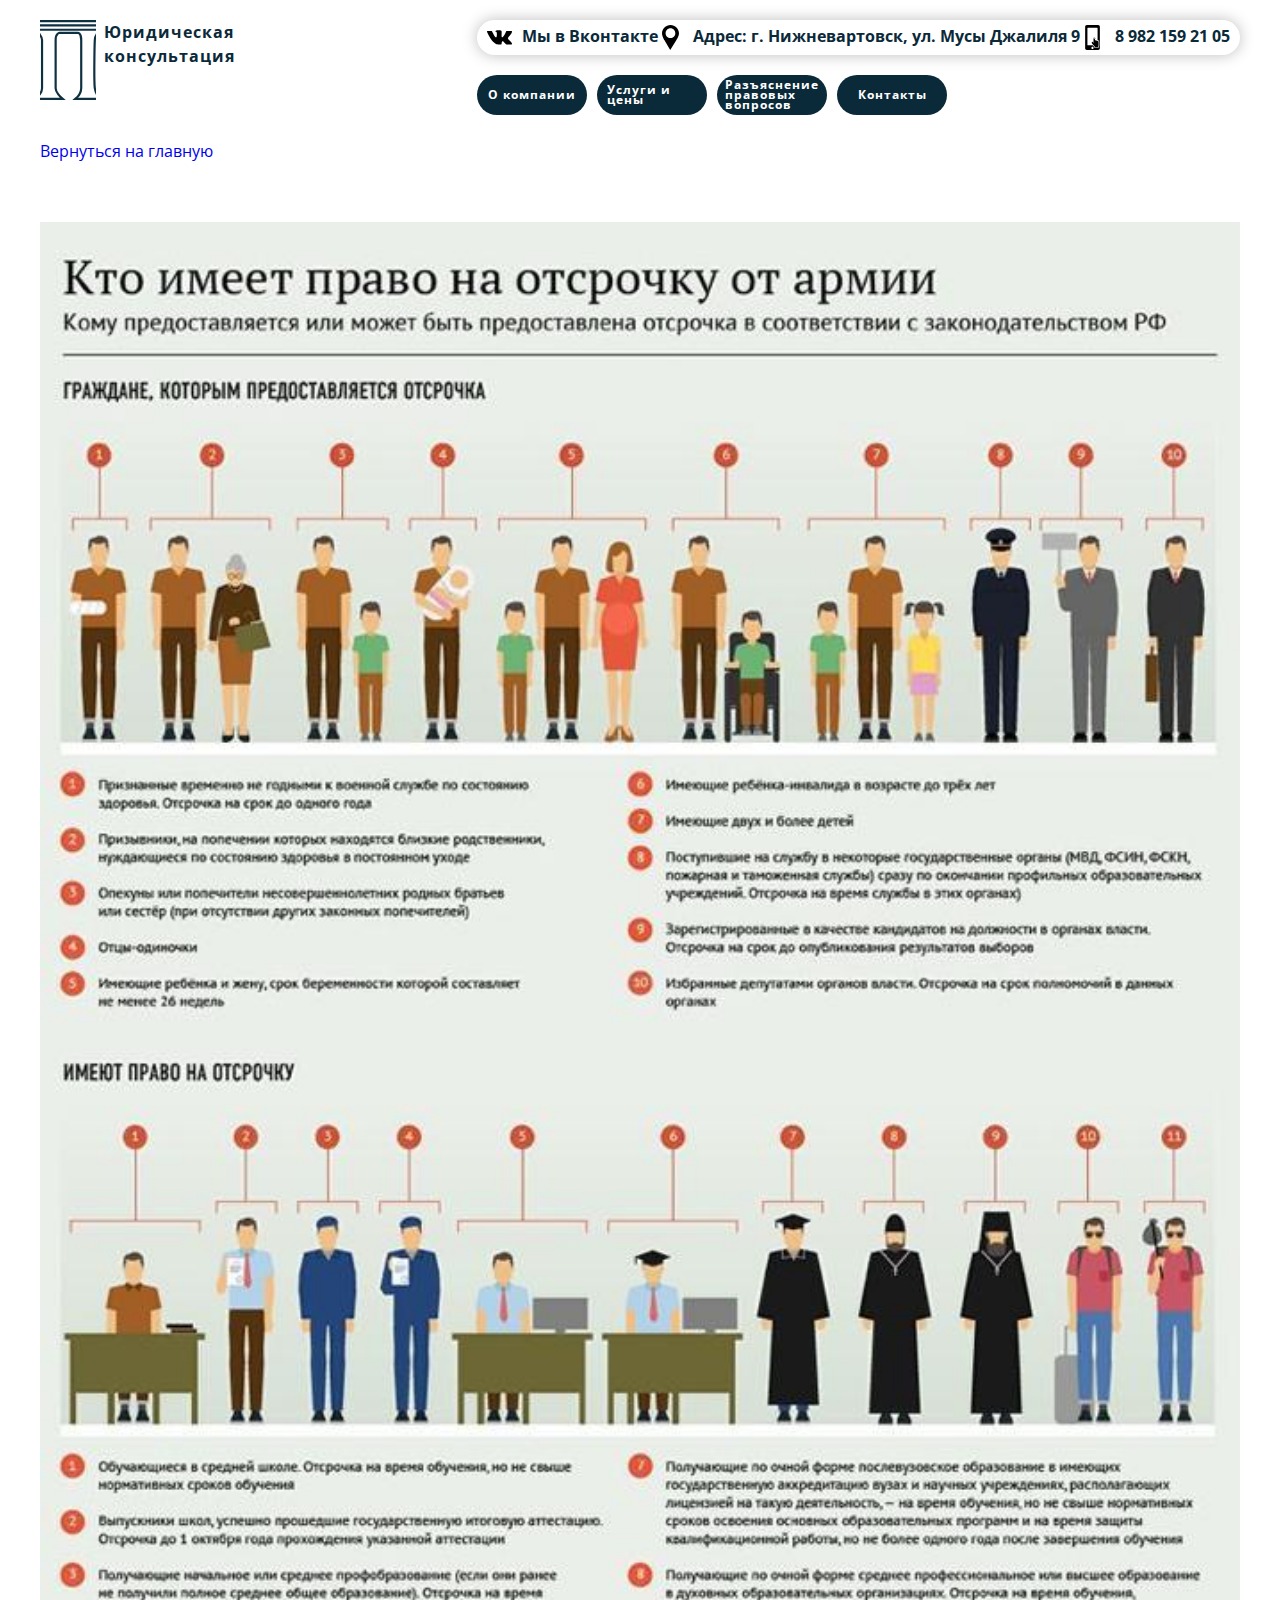
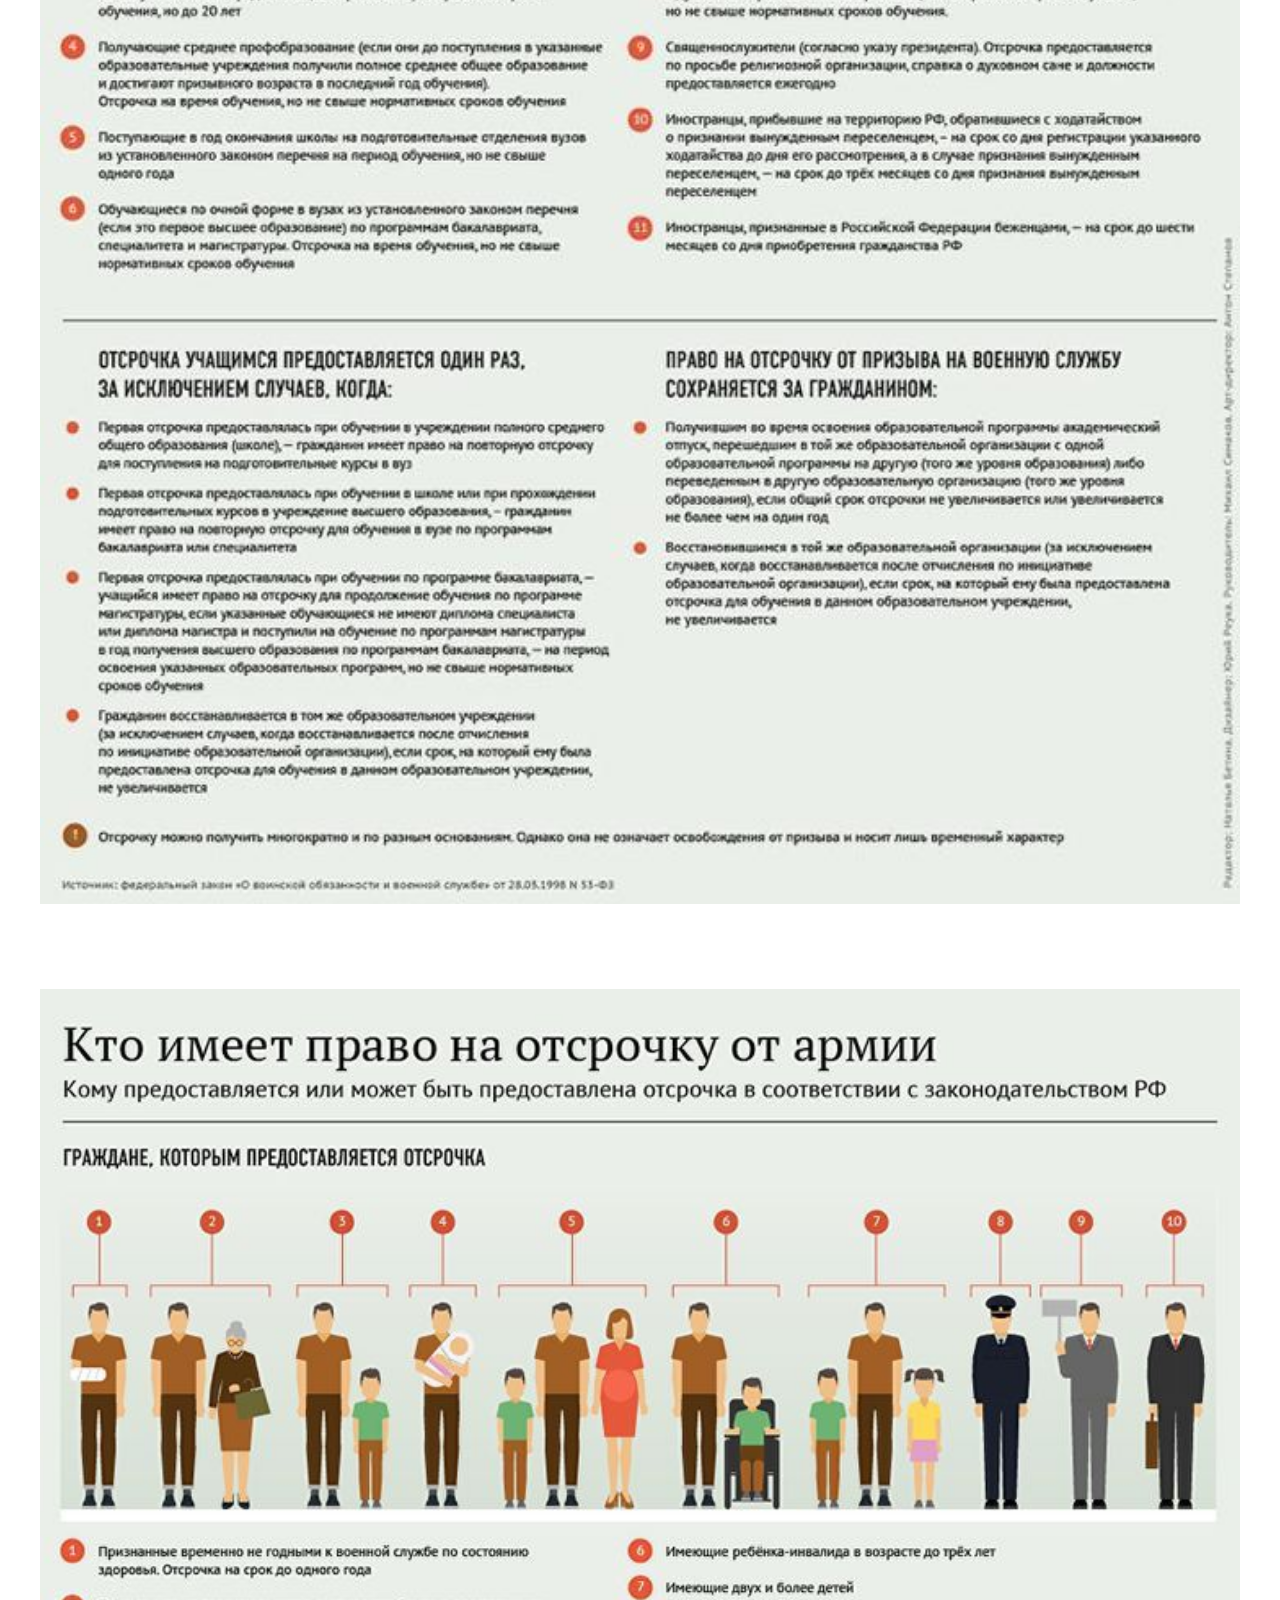
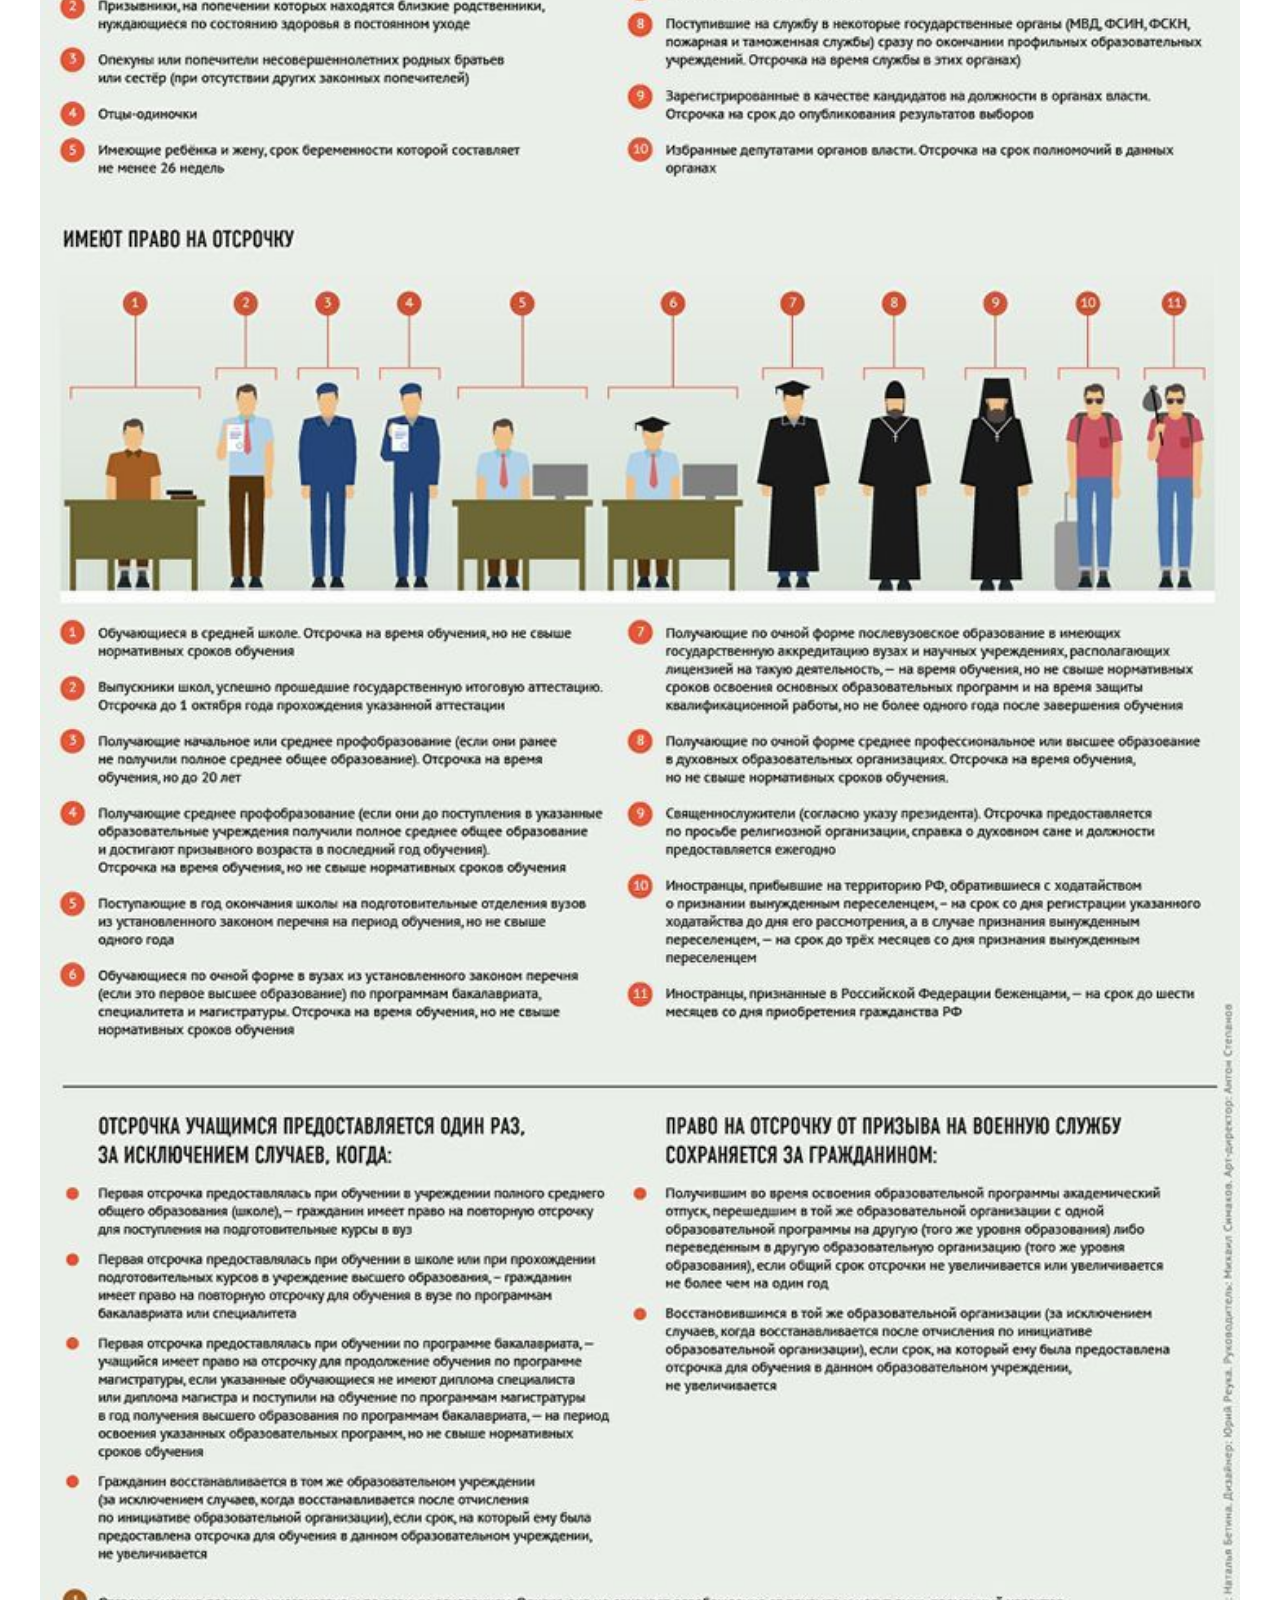
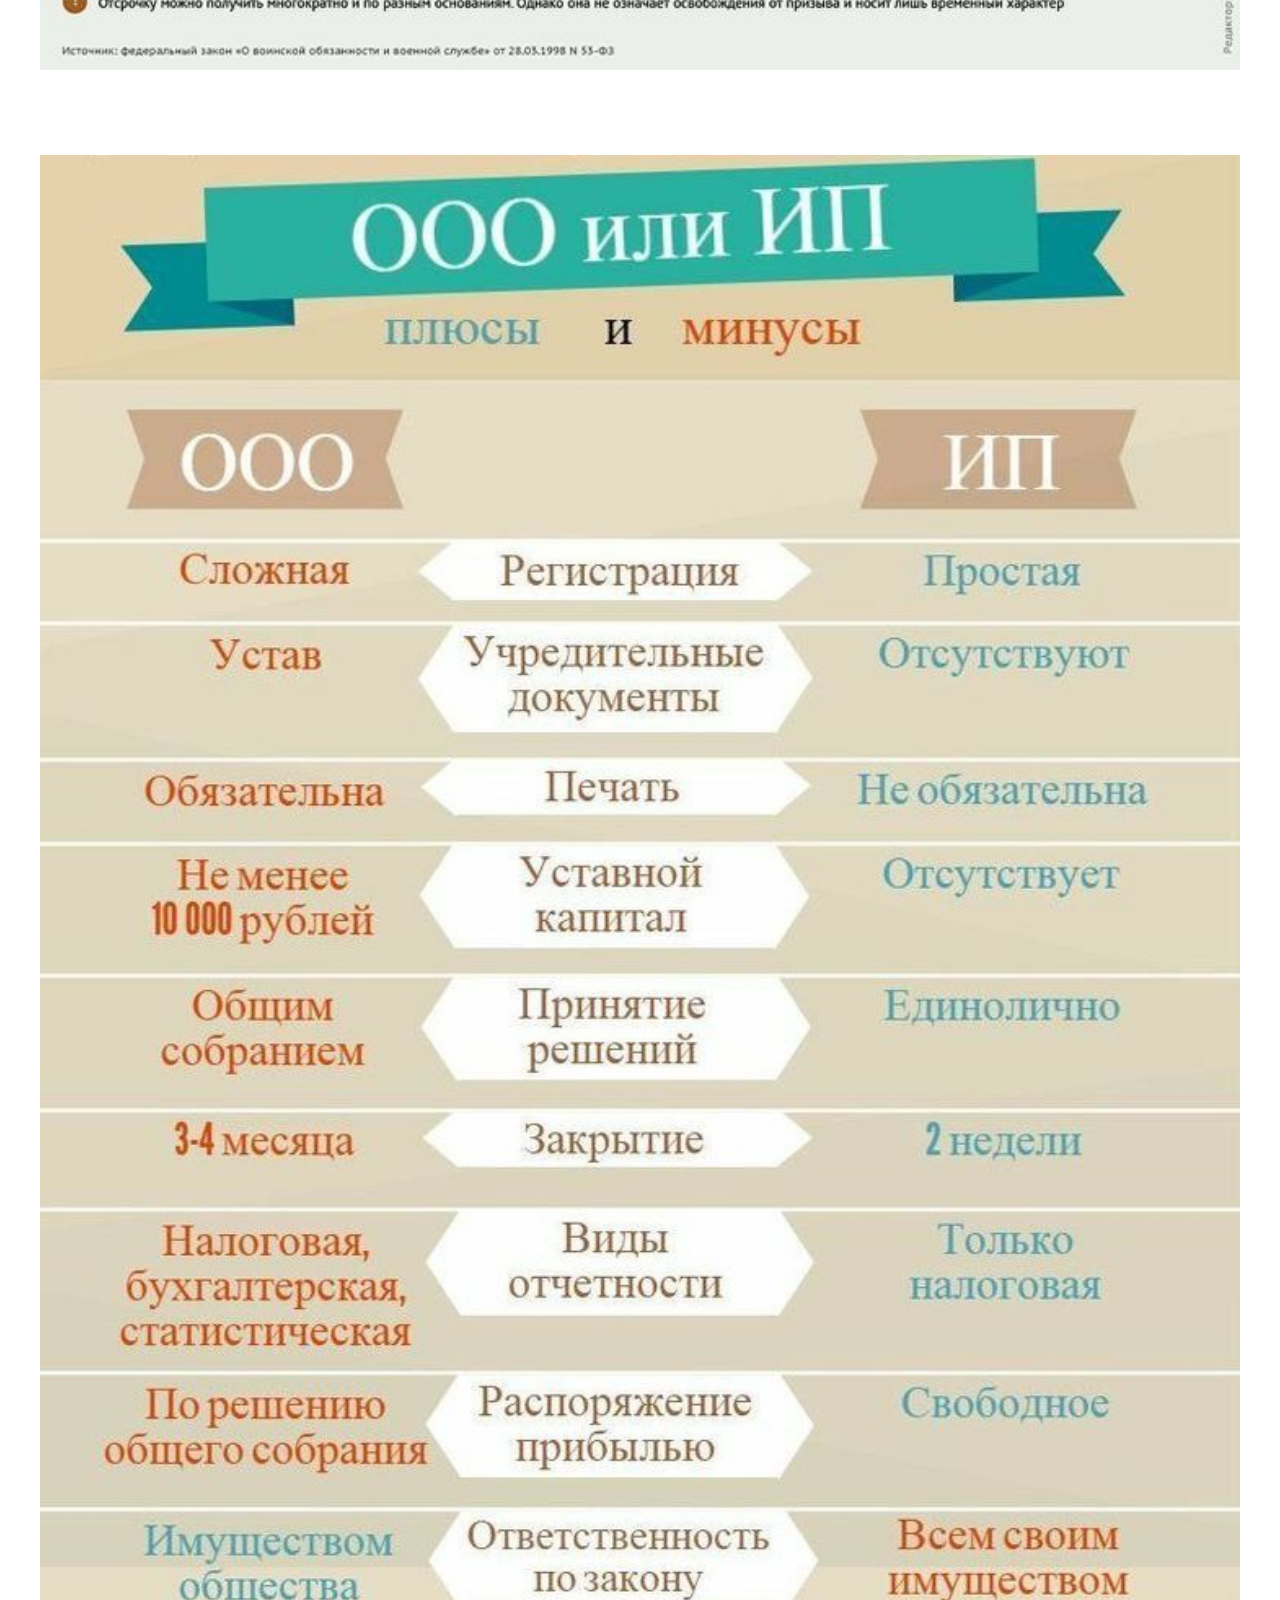
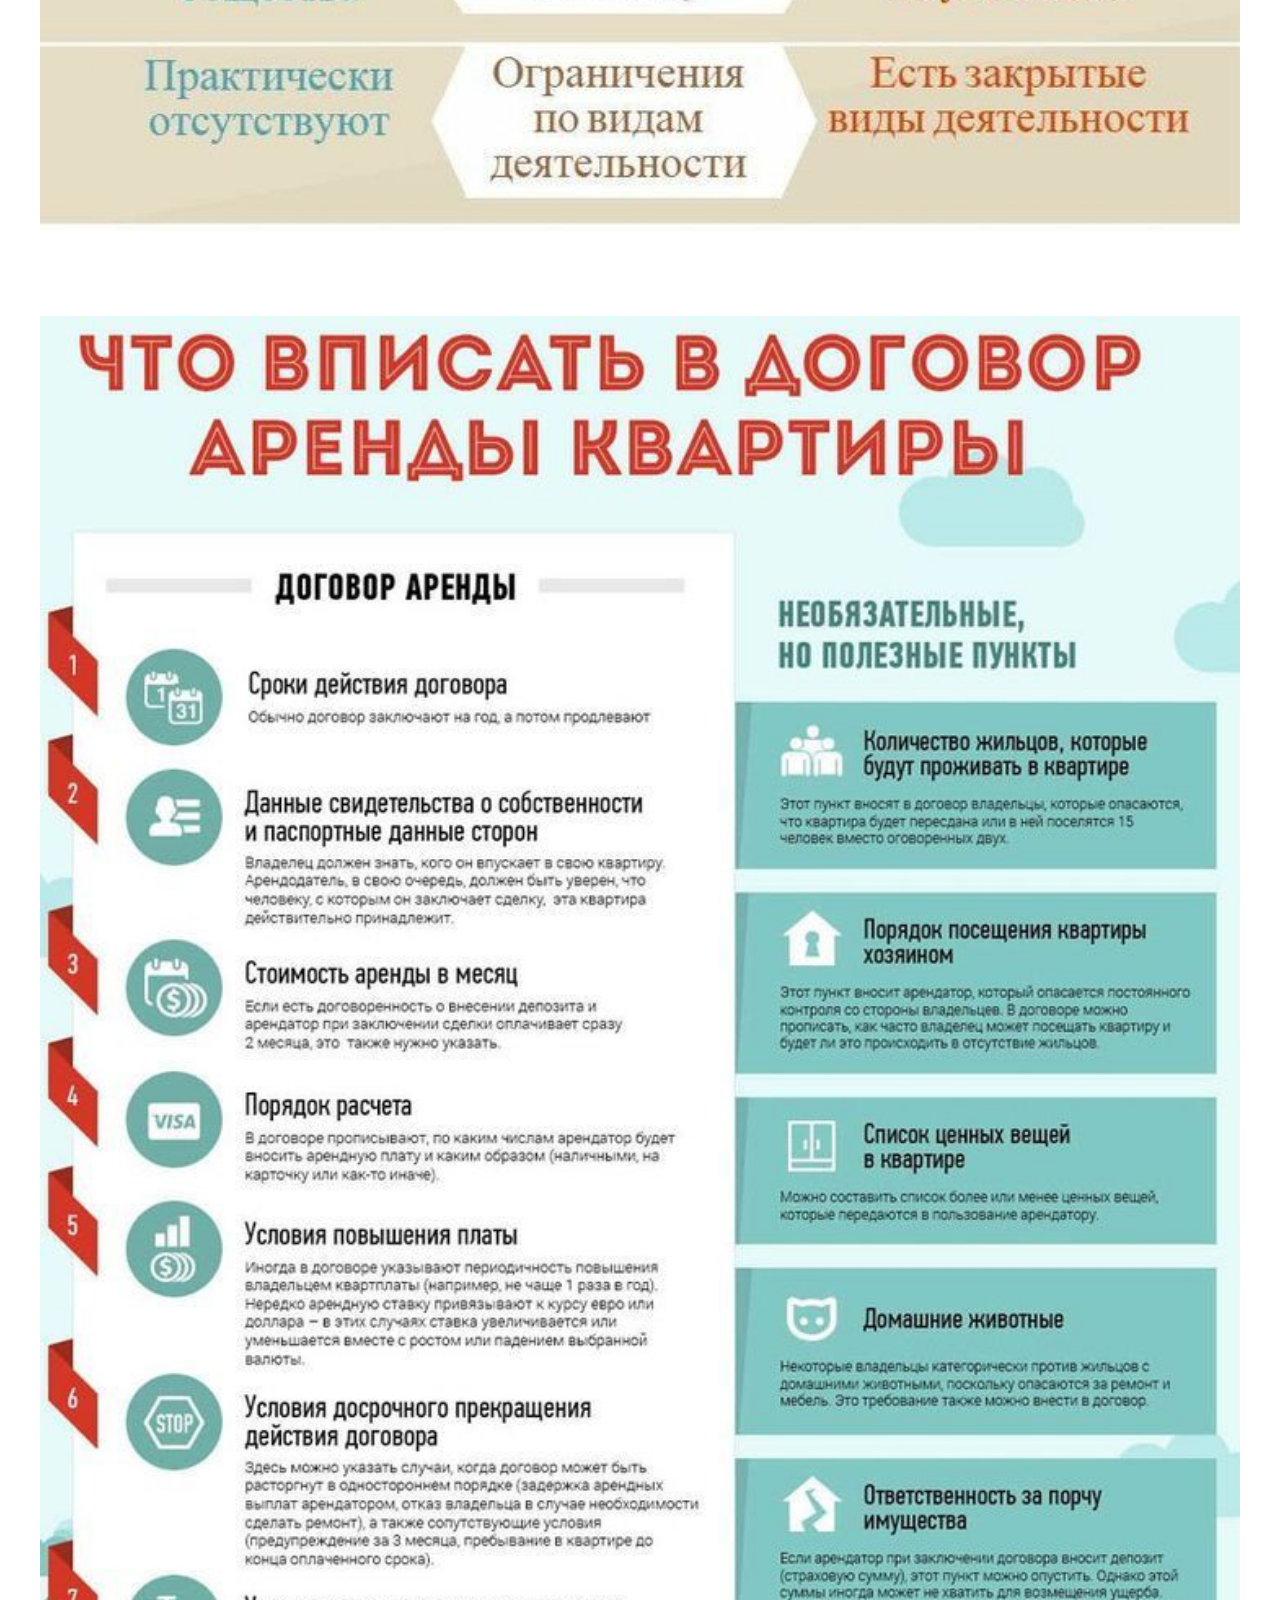
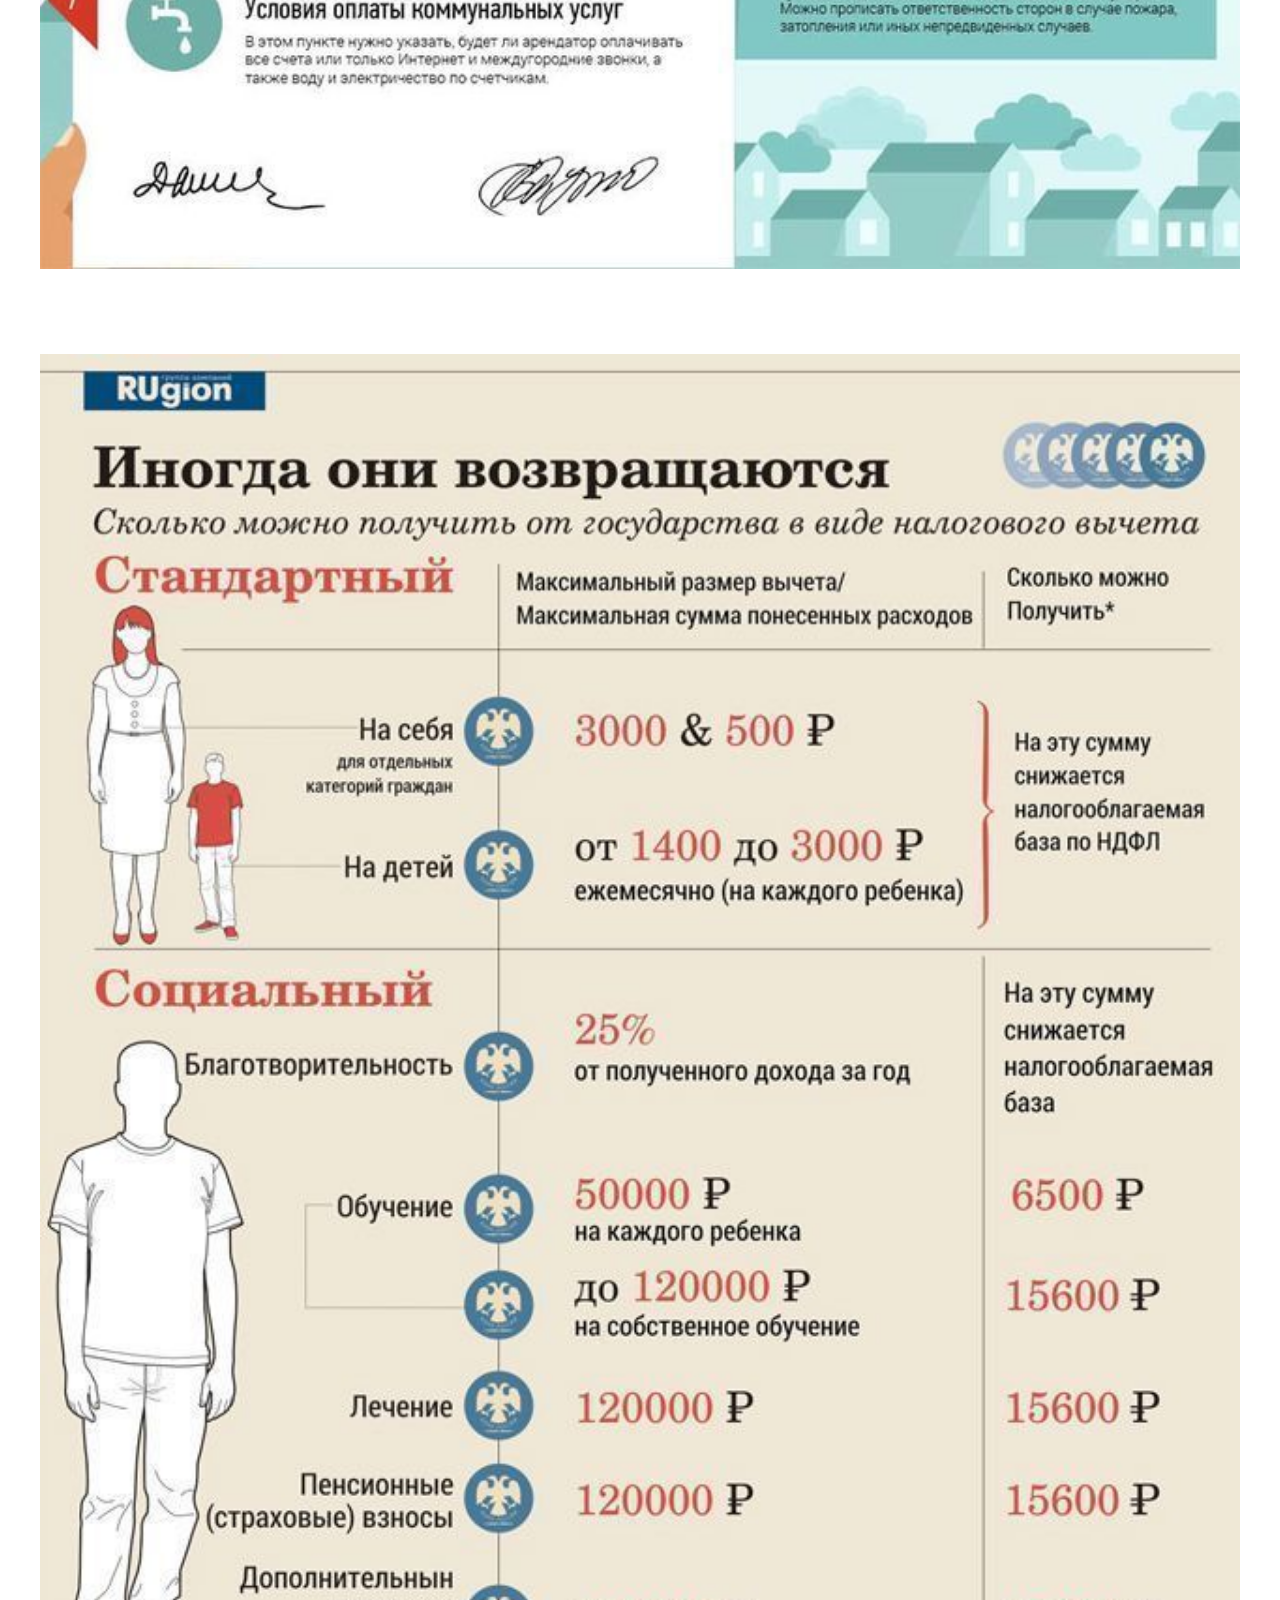
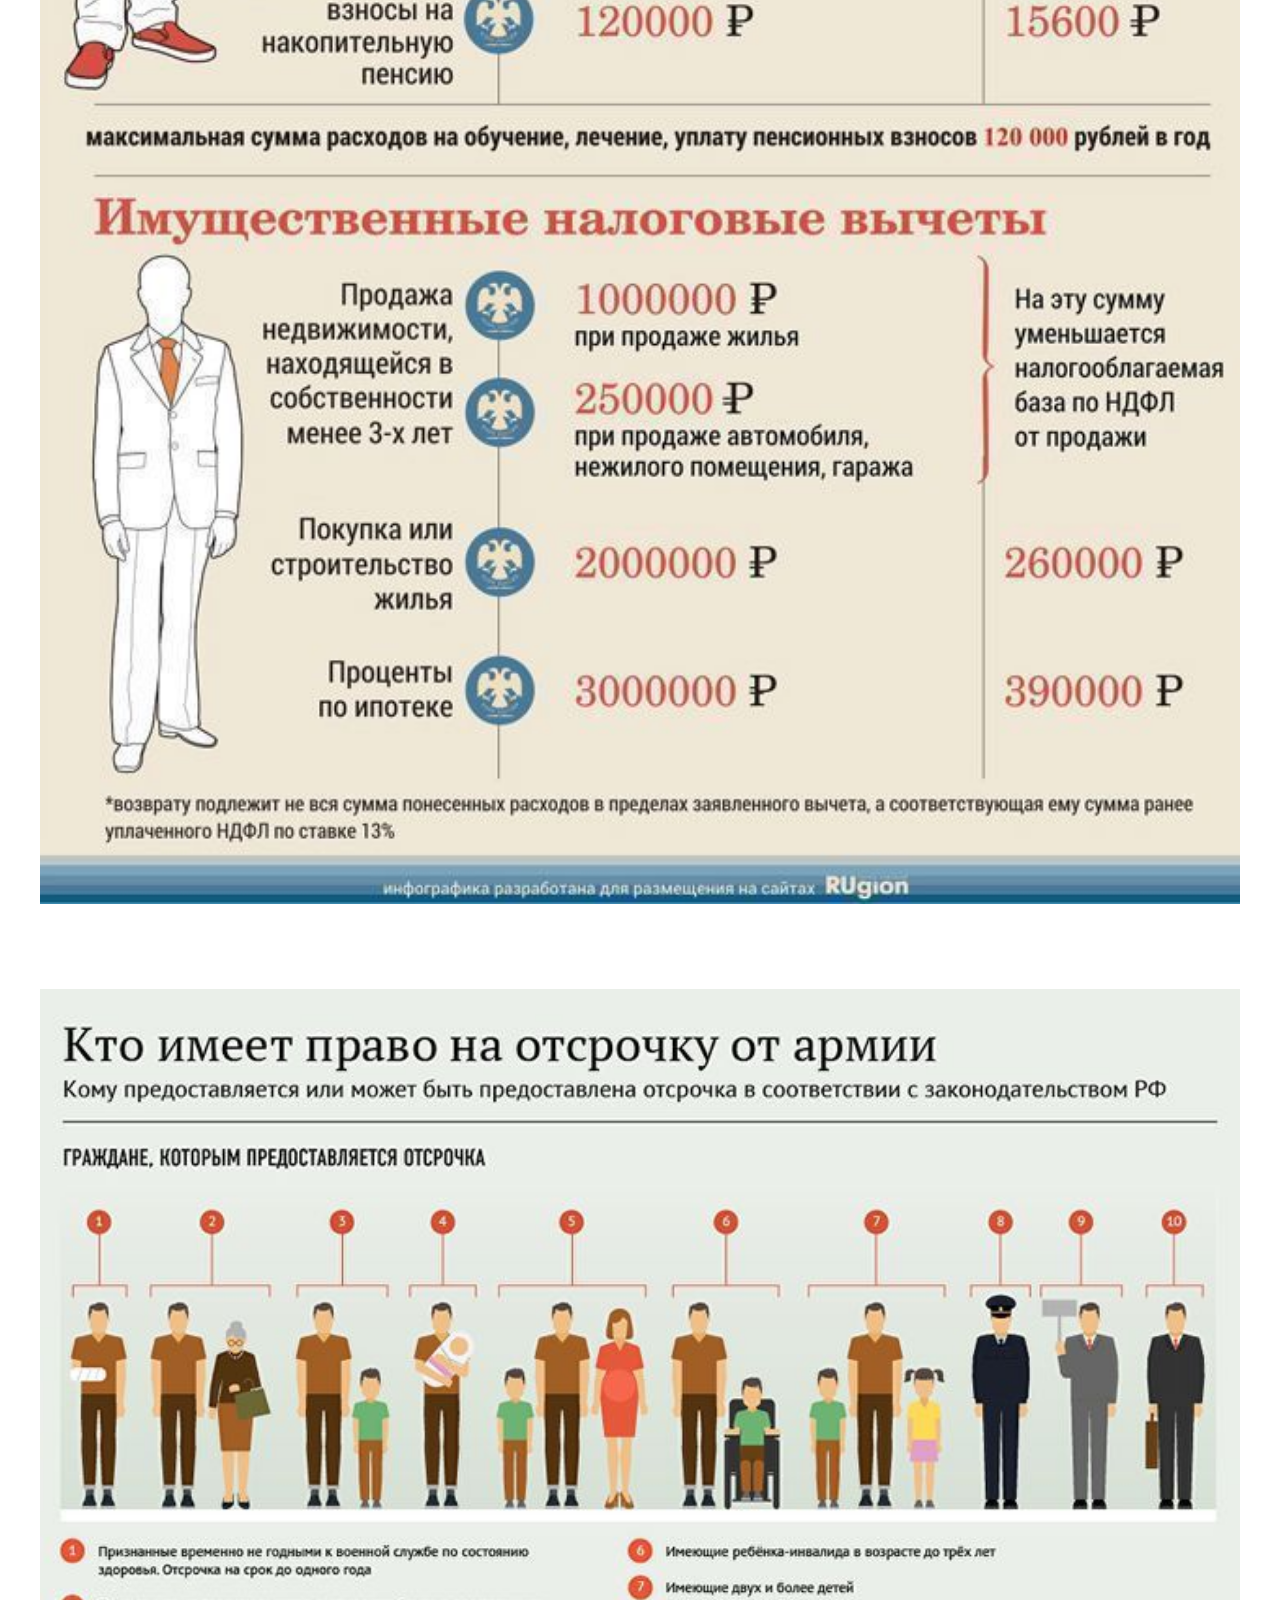
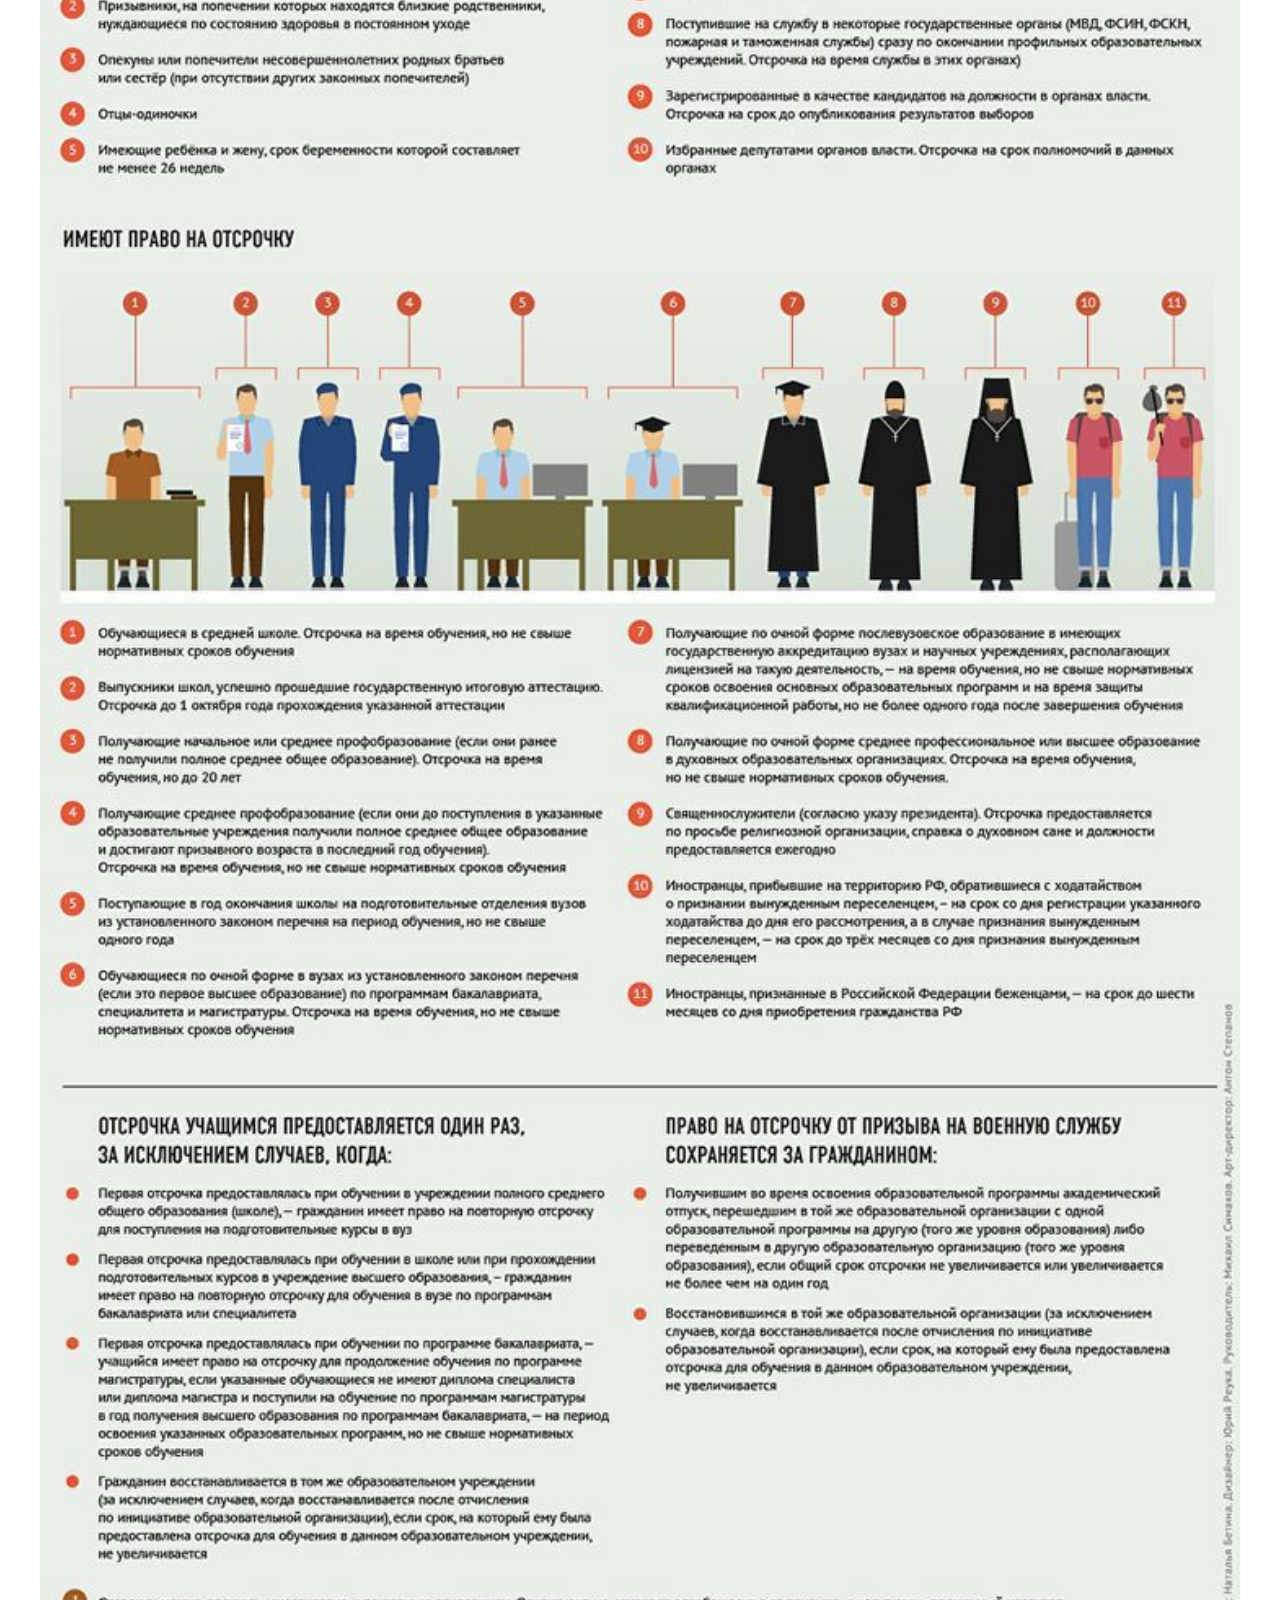
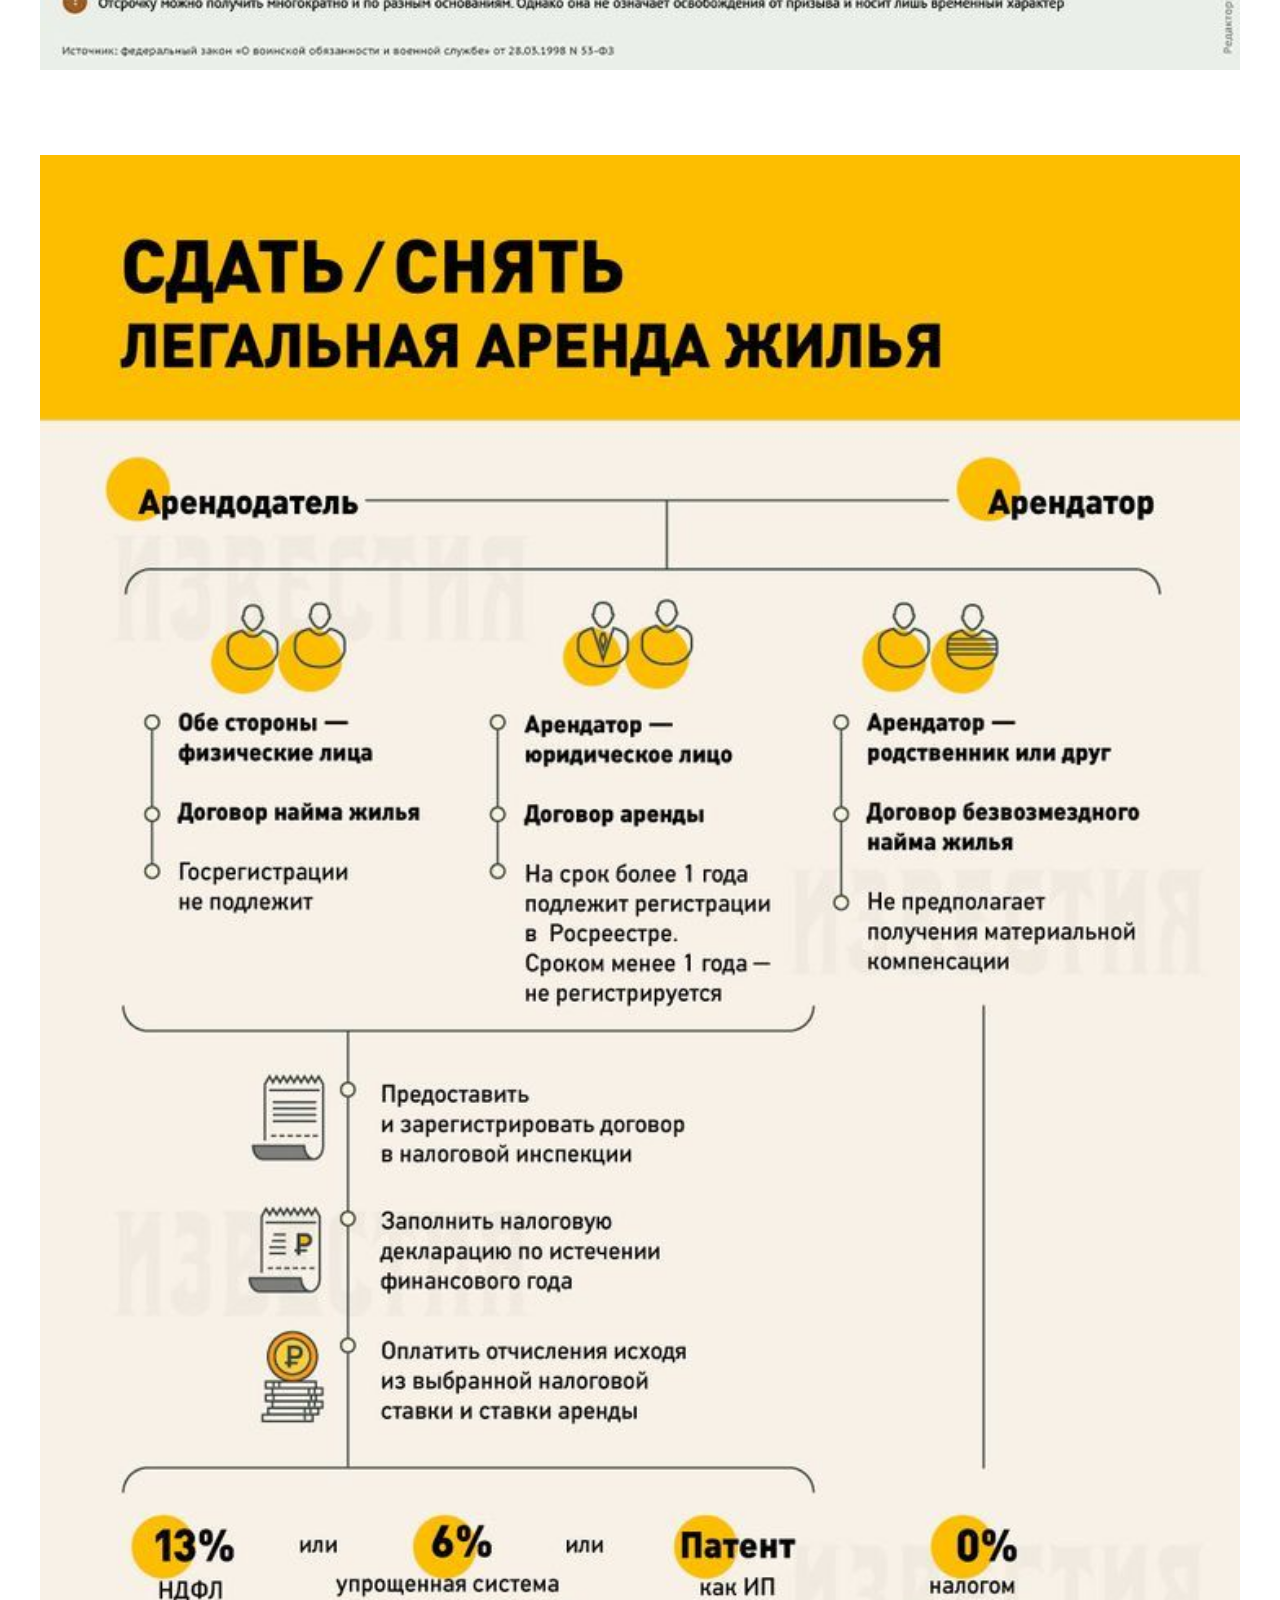
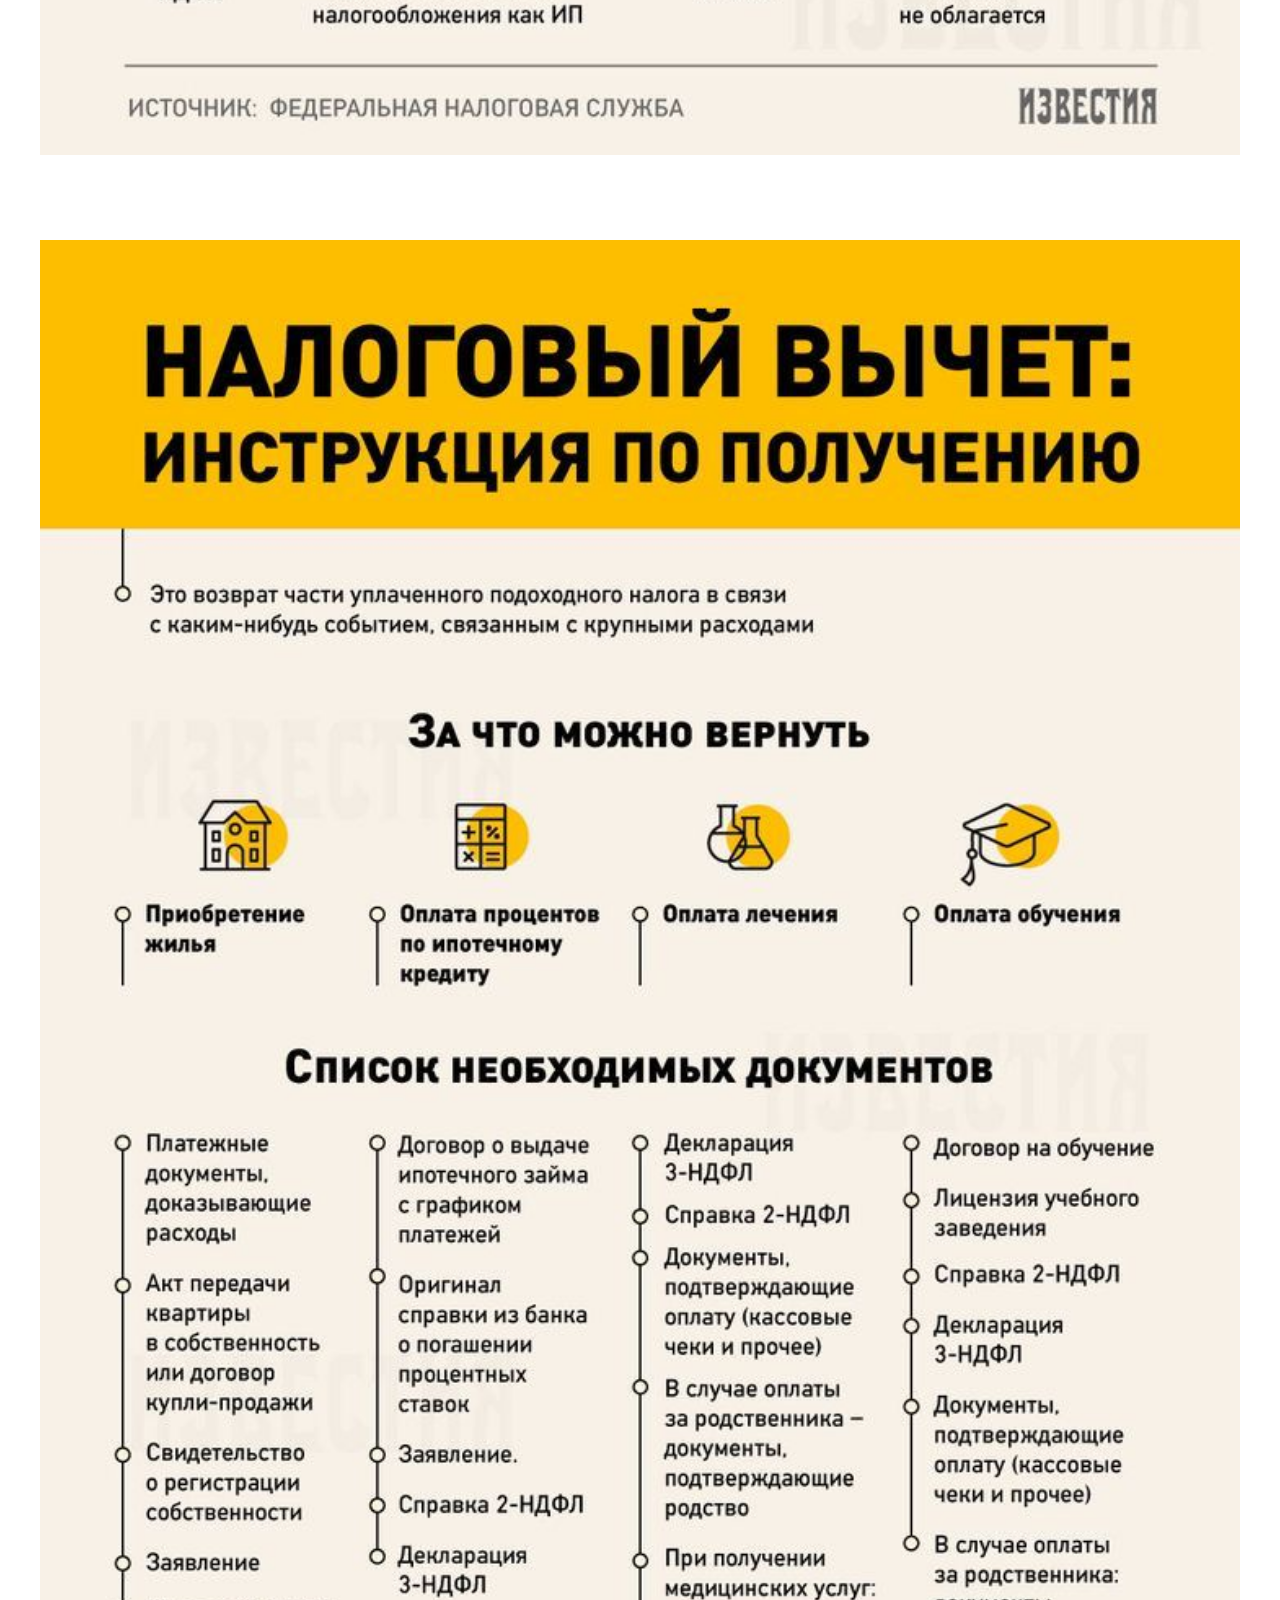
<file: examples.html>
<!DOCTYPE html>
<html lang="ru">
<head>
    <meta charset="UTF-8">
    <meta name="viewport" content="width=device-width, initial-scale=1.0">
    <title>Примеры дел</title>
    <link rel="stylesheet" href="css/animate.css">
    <link rel="stylesheet" href="css/style.css">
</head>
<body>
    <div class="body__container">
        <header class="header" id="header">
            <div class="container">
                <div class="header__wrapper">
                    <a href="#header" class="header__logo">
                        <div class="header__logo-img">
                            <img src="icons/logo.svg" alt="логотип сайта">
                        </div>
                        <div class="header__logo-info">Юридическая консультация</div>
                    </a>
                    <div class="header__box">
                        <div class="header__connection">
                            <div class="header__connection-items">
                                <a href="https://vk.com/nvlaw" class="header__connection-item">
                                    <div class="header__connection-icon">
                                        <img src="icons/vk.svg" alt="логотип ВК">
                                    </div>
                                    <span class="header__connection-info">Мы в Вконтакте</span>
                                </a>
                            </div>
                            <div class="header__connection-items">
                                <a href="https://yandex.ru/maps/org/yuridicheskaya_pomoshch/234571748160/?ll=76.574434%2C60.930905&z=17" class="header__connection-item">
                                    <div class="header__connection-icon">
                                        <img src="icons/location.svg" alt="Геолокация">
                                    </div>
                                    <span class="header__connection-info">Адрес: г. Нижневартовск, ул. Мусы Джалиля 9</span>
                                </a>
                            </div>
                            <div class="header__connection-items">
                                <a href="tel:+79821592105" class="header__connection-item">
                                    <div class="header__connection-icon">
                                        <img src="icons/phone.svg" alt="Телефон">
                                    </div>
                                    <span class="header__connection-info">8 982 159 21 05</span>
                                </a>
                            </div>
                        </div>
                        <div class="hamburger">
                            <span class="hamburger__item"></span>
                            <span class="hamburger__item"></span>
                            <span class="hamburger__item"></span>
                        </div>
                        <nav class="header__navigation">
                            <ul class="header__lists">
                                <li class="header__lists-item"><a href="about.html" target="_blank" class="header__lists-btn">О компании</a></li>
                                <li class="header__lists-item"><a href="services.html" target="_blank" class="header__lists-btn">Услуги и цены</a></li>
                                <li class="header__lists-item"><a href="examples.html"target="_blank" class="header__lists-btn">Разъяснение правовых вопросов</a></li>
                                <li class="header__lists-item"><a href="contacts.html"target="_blank" class="header__lists-btn">Контакты</a></li>
                            </ul>                         
                        </nav>
                    </div>                 
                   
                </div>
            </div>           
        </header>
        <main>
            <section class="examples__image">
                <div class="container">
                    <a href="index.html" class="examples__back">Вернуться на главную</a>
                    <div class="examples__image-box">
                        <div class="examples__image-img">
                            <img src="img/deferral.jpg" alt="Картинка">
                        </div>
                        <div class="examples__image-img">
                            <img src="img/img-2.jpg" alt="Картинка">
                        </div>
                        <div class="examples__image-img">
                            <img src="img/img-3.jpg" alt="Картинка">
                        </div>
                        <div class="examples__image-img">
                            <img src="img/img-4.jpg" alt="Картинка">
                        </div>
                        <div class="examples__image-img">
                            <img src="img/img-5.jpg" alt="Картинка">
                        </div>
                        <div class="examples__image-img">
                            <img src="img/img-6.jpg" alt="Картинка">
                        </div>
                        <div class="examples__image-img">
                            <img src="img/img-7.jpg" alt="Картинка">
                        </div>
                        <div class="examples__image-img">
                            <img src="img/img-8.jpg" alt="Картинка">
                        </div>
                        <div class="examples__image-img">
                            <img src="img/img-9.jpg" alt="Картинка">
                        </div>
                        <div class="examples__image-img">
                            <img src="img/img-10.jpg" alt="Картинка">
                        </div>
                    </div>
                   
                </div>
            </section>
            <!-- <section class="wow animate__animated animate__fadeInUp examples">
                <div class="container">
                    <a href="index.html" class="examples__back">Вернуться на главную</a>
                    <h1 class="examples__title title">Примеры юридических дел</h1>
                    <div class="examples__img">
                        <img src="img/primery.svg" alt="Примеры юридических дел">
                    </div>
                    <p class="examples__information">
                        Наши недавние дела по защите интересов клиентов в области долевого участия в строительстве: Василеостровский районный суд: признание за нашим клиентом права собственности на объект незавершенного строительства
                    </p>
                </div>
            </section>
            <section class="wow animate__animated animate__fadeInUp family">
                <div class="container">
                    <div class="family__title title">
                        Семейное право
                    </div>
                    <div class="family__subtitle subtitle">
                        Составление надзорной жалобы в Президиум  городского суда в Нижневартовске вступившие в законную силу судебные акты, а именно:
                    </div>
                    <ul class="family__list">
                        <li class="family__item">На судебное решение мирового судьи судебного участка N 25 Нижневартовска и Апелляционное Решение Выборгского районного суда г. Нижневартовска о взыскании алиментов;</li>
                        <li class="family__item">Составление искового заявления и ведение дела о расторжении брака и взыскании алиментов в судебном участке № 52</li>
                        <li class="family__item">Ведение дела о расторжении брака и разделе совместно нажитого имущества в Приморском суде Нижневартовска</li>

                        <li class="family__item">Составление искового заявления о расторжении брака и взыскании алиментов мировому судье судебного участка № 202</li>
                        <li class="family__item">Ведение дела о взыскании алиментов у мирового судьи судебного участка № 23, ведение дела о разделе совместно нажитого имущества в Выборгском районном суде</li>
                        <li class="family__item">Ведение дела о признании части брачного договора недействительным в Петроградском районном суде.</li>
                        <li class="family__item">Ведение дела о расторжении брака и взыскании алиментов у мирового судьи судебного участка № 139</li>
                        <li class="family__item">Ведение дела о расторжении брака и взыскании алиментов у мирового судьи судебного участка № 170</li>
                        <li class="family__item">Ведение дела о расторжении брака и взыскании алиментов у мирового судьи судебного участка № 55</li>
                        <li class="family__item">Ведение дела о признании отцовства в Красносельском суде Санкт-Петербурга</li>
                        <li class="family__item">Ведение дела о разделе совместно нажитого имущества в Выборгском районном суде</li>
                        <li class="family__item">Составление искового заявления в красногвардейский районный суд об оспаривании отцовства</li>
                        <li class="family__item">Ведение дела о расторжении брака у мирового судьи судебного участка № 19 ЛО</li>
                        <li class="family__item">Составление искового заявления об определении порядка участия отца в воспитании ребенка.</li>
                    </ul>
                </div>
            </section>
            <section class="wow animate__animated animate__fadeInUp arbital">
                <div class="container">
                    <div class="arbital__title title">
                        Арбитражные споры:
                    </div>
                    <ul class="arbital__list">
                        <li class="arbital__item">Ведение дела о взыскании задолженности за выполненные работы и пеней за несвоевременную оплату в суде I и II инстанций. Доверитель: ООО «ВИП Комфорт»</li>
                        <li class="arbital__item">Ведение дела о взыскании задолженности за выполненные работы и пеней за несвоевременную оплату в суде I и II инстанций. Доверитель: ООО «Балтийские мастерские»</li>
                        <li class="arbital__item">Ведение дела по исковому заявлению о взыскании денежных средств в суде II и III инстанции. Доверитель: ИП Клюквин</li>
                        <li class="arbital__item">Ведение дела по исковому заявлению к ЗАО «СИ ЛОДЖИСТИКС» о повторном взыскании неустойки по договору. в суде II и III инстанции. Доверитель: ЗАО «СИ ЛОДЖИСТИКС»</li>
                        <li class="arbital__item">Ведение дела по исковому заявлению об обязании Ответчика произвести государственную регистрацию Дополнительного соглашения к договору субаренды в суде I инстанции. Доверитель: ООО «Невский Бриз»</li>
                        <li class="arbital__item">Ведение дела в суде II инстанции о взыскании суммы долга. Доверитель: ООО «Центр ТЭС».</li>                        
                    </ul>
                </div>
            </section>
            <section class="wow animate__animated animate__fadeInUp construction">
                <div class="container">
                    <table class="construction__table">
                        <tr class="construction__table-row">
                            <th class="construction__table-header">Застройщик</th>
                            <th class="construction__table-header">Объект долевого строительства</th>
                            <th class="construction__table-header">Суть вопроса, содержание спора</th>
                        </tr>
                        <tr class="construction__table-row">
                            <td class="construction__table-item1">Торговый Дом "Сигма"</td>
                            <td class="construction__table-item2">-</td>
                            <td class="construction__table-item3">Признание права собственности на квартиру</td>
                        </tr>
                        <tr class="construction__table-row">
                            <td class="construction__table-item1">ООО «Евростройпроект»</td>
                            <td class="construction__table-item2">Гражданский пр., участок 2, южнее дома 117 корп.1 литер А</td>
                            <td class="construction__table-item3">Взыскание денежной компенсации за моральный вред, неустойки за нарушение условий договора об участии в долевом строительстве</td>
                        </tr>
                        <tr class="construction__table-row">
                            <td class="construction__table-item1">ООО «Титан»</td>
                            <td class="construction__table-item2">поселок Шушары, территория предприятия «Ленсоветовское» участок 110</td>
                            <td class="construction__table-item3">Согласование условий договора об уступке права требования, юридическое сопровождение сделки по переходу права требования</td>
                        </tr>
                        <tr class="construction__table-row">
                            <td class="construction__table-item1">ЗАО «Строительный трест»</td>
                            <td class="construction__table-item2">Учительская ул. дом 16 литер А корпус 3а</td>
                            <td class="construction__table-item3">Юридическое сопровождение сделки</td>
                        </tr>
                        <tr class="construction__table-row">
                            <td class="construction__table-item1">ОАО «ГлавСтройКомплекс»</td>
                            <td class="construction__table-item2">ЛО, Всеволожск, 3-й микрорайон, сев.-вост. часть, поз.1, 2</td>
                            <td class="construction__table-item3">Юридическое сопровождение сделки, заключение договора участия в долевом строительстве</td>
                        </tr>
                        <tr class="construction__table-row">
                            <td class="construction__table-item1">ЗАО «Центральное управление недвижимости ЛенСпецСМУ»</td>
                            <td class="construction__table-item2">Пр. Науки, д. 17 корп. 3 литер Б</td>
                            <td class="construction__table-item3">Согласование условий договора паенакопления</td>
                        </tr>
                        <tr class="construction__table-row">
                            <td class="construction__table-item1">ООО «ЛЭК IV»</td>
                            <td class="construction__table-item2">Пионерская ул. д. 50</td>
                            <td class="construction__table-item3">Расторжение предварительного договора купли-продажи жилого помещения</td>
                        </tr>
                        <tr class="construction__table-row">
                            <td class="construction__table-item1">ООО «Концерн «ЛЭК ИСТЕЙТ»</td>
                            <td class="construction__table-item2">Севернее Муринского ручья, квартал 49, ул. Ушинского, между домами №3-1 и 7-1</td>
                            <td class="construction__table-item3">Расторжение договора купли-продажи жилого помещения</td>
                        </tr>
                        <tr class="construction__table-row">
                            <td class="construction__table-item1">ООО "СМУ 7"</td>
                            <td class="construction__table-item2">-</td>
                            <td class="construction__table-item3">Расторжение договора долевого участия в строительстве, возврат внесенных денежных средств</td>
                        </tr>
                    </table>
                </div>
            </section> -->
        </main>
        <footer class="wow animate__animated animate__fadeInUp footer" id="footer">
            <div class="container">
                <div class="footer__wrapper">
                    <div class="footer__logo">
                        <div class="footer__logo-img">
                            <img src="icons/logo_white.svg" alt="Логотип сайта">                                
                        </div>
                        <div class="footer__logo-name">Юридическая <br>консульация</div>
                    </div>
                    <div class="footer__connection">
                        <div class="footer__connection-items">
                            <a href="https://vk.com/nvlaw" class="footer__connection-item">
                                <div class="footer__connection-icon">
                                    <img src="icons/vk-white.svg" alt="логотип ВК">
                                </div>
                                <span class="footer__connection-info">Мы в Вконтакте</span>
                            </a>
                        </div>
                        <div class="footer__connection-items">
                            <a href="https://yandex.ru/maps/org/yuridicheskaya_pomoshch/234571748160/?ll=76.574434%2C60.930905&z=17" class="footer__connection-item">
                                <div class="footer__connection-icon">
                                    <img src="icons/maps-white.svg" alt="Геолокация">
                                </div>
                                <span class="footer__connection-info">Адрес: г. Нижневартовск, ул. Мусы Джалиля 9</span>
                            </a>
                        </div>
                        <div class="footer__connection-items">
                            <a href="tel:+79821592105" class="footer__connection-item">
                                <div class="footer__connection-icon">
                                    <img src="icons/phone-white.svg" alt="Телефон">
                                </div>
                                <span class="footer__connection-info">8 982 159 21 05</span>
                            </a>
                        </div>
                    </div>
                </div>
                <div class="footer__maps">
                    <div style="position:relative;overflow:hidden;"><a href="https://yandex.ru/maps/org/yuridicheskaya_pomoshch/234571748160/?utm_medium=mapframe&utm_source=maps" style="color:#eee;font-size:12px;position:absolute;top:0px;">Юридическая помощь</a><a href="https://yandex.ru/maps/1091/nizhnevartovsk/category/legal_services/184105630/?utm_medium=mapframe&utm_source=maps" style="color:#eee;font-size:12px;position:absolute;top:14px;">Юридические услуги в Нижневартовске</a><a href="https://yandex.ru/maps/1091/nizhnevartovsk/category/registration_and_liquidation_of_enterprises/184105626/?utm_medium=mapframe&utm_source=maps" style="color:#eee;font-size:12px;position:absolute;top:28px;">Регистрация и ликвидация предприятий в Нижневартовске</a><iframe src="https://yandex.ru/map-widget/v1/org/yuridicheskaya_pomoshch/234571748160/?ll=76.574434%2C60.930905&z=17" width="100%" height="600px" frameborder="1" allowfullscreen="true" style="position:relative;"></iframe></div>
                </div>
            </div>
        </footer>
    </div>
    <script src="js/wow.min.js"></script>
    <script src="js/main.js"></script>
</body>
</html>
</file>
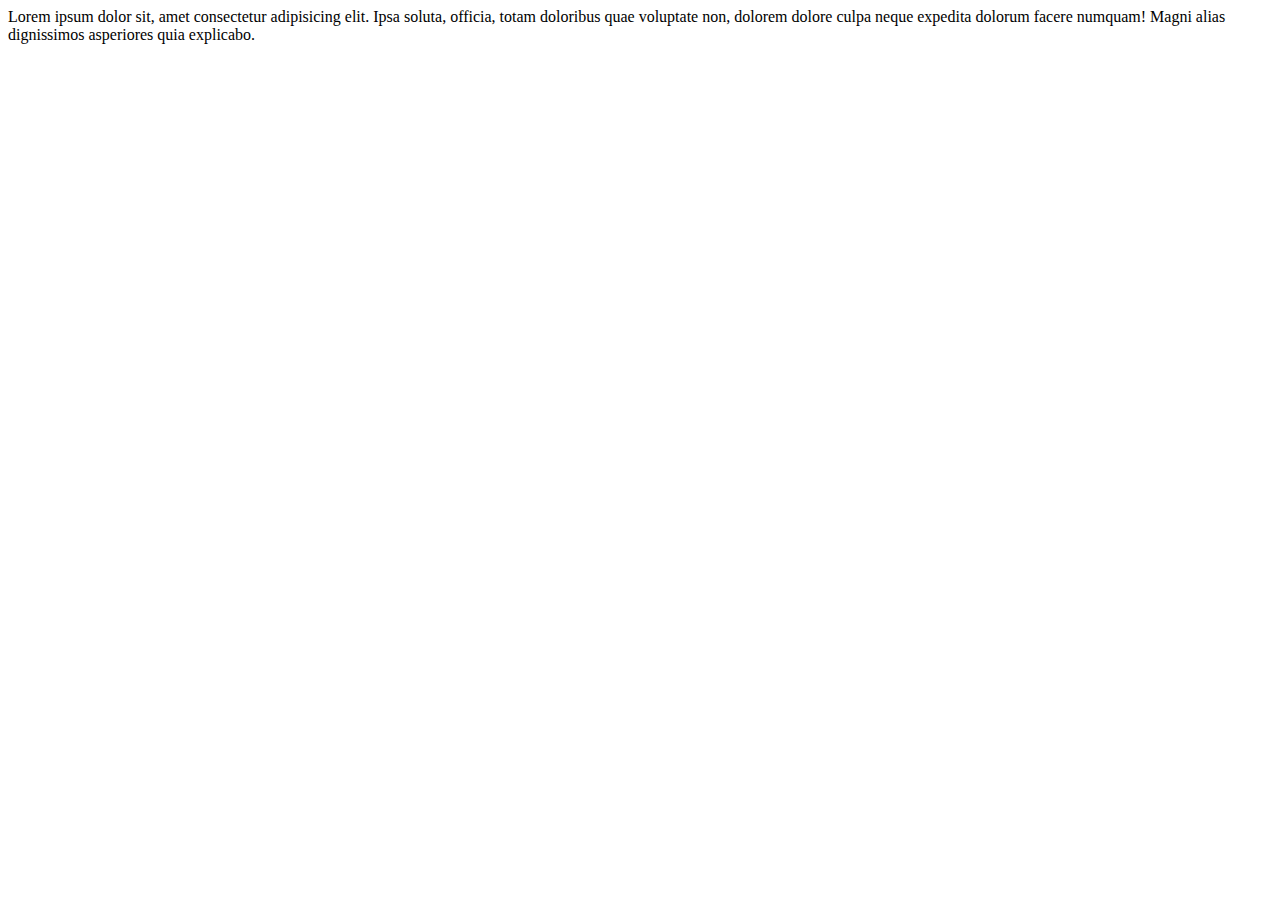
<file: policy.html>
<!DOCTYPE html>
<html lang="ru">
<head>
    <meta charset="UTF-8">
    <meta name="viewport" content="width=device-width, initial-scale=1.0">
    <title>Политика конфиденциальности</title>
</head>
<body>
    Lorem ipsum dolor sit, amet consectetur adipisicing elit. Ipsa soluta, officia, totam doloribus quae voluptate non, dolorem dolore culpa neque expedita dolorum facere numquam! Magni alias dignissimos asperiores quia explicabo.
</body>
</html>
</file>
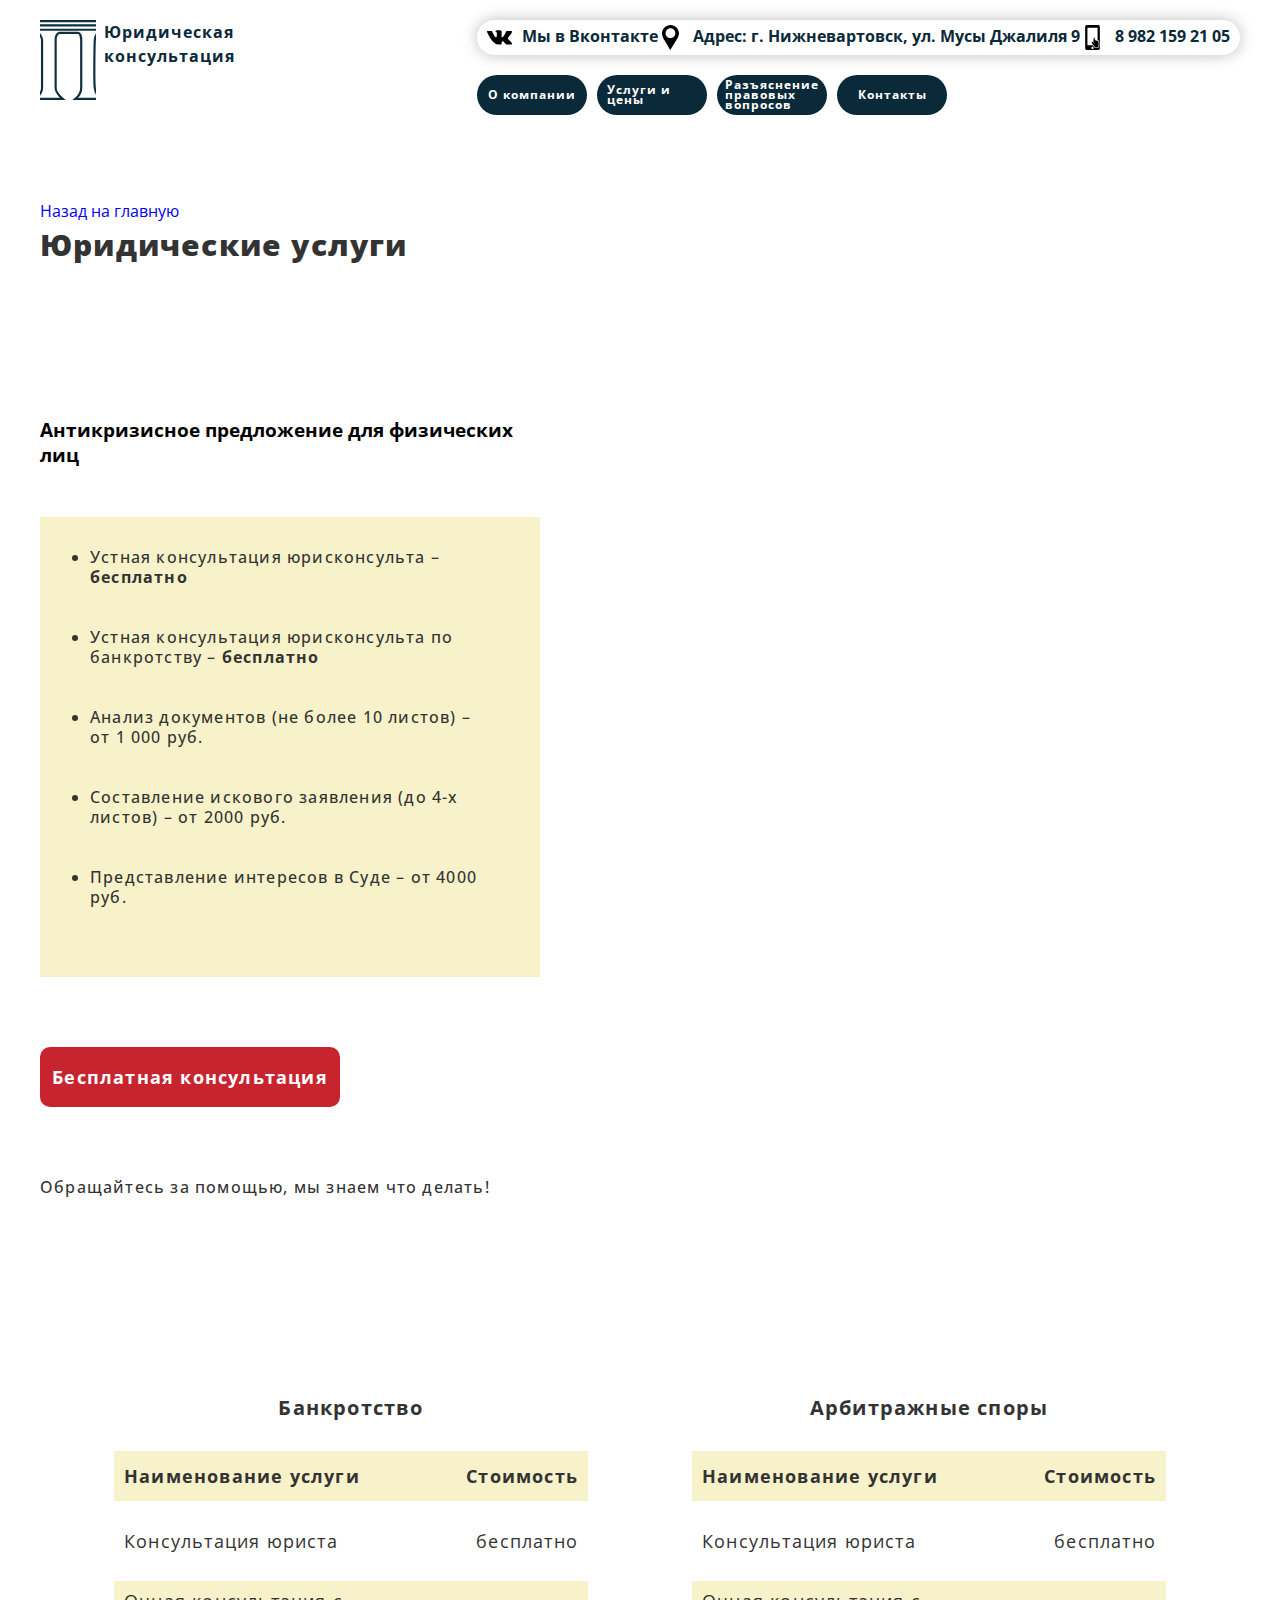
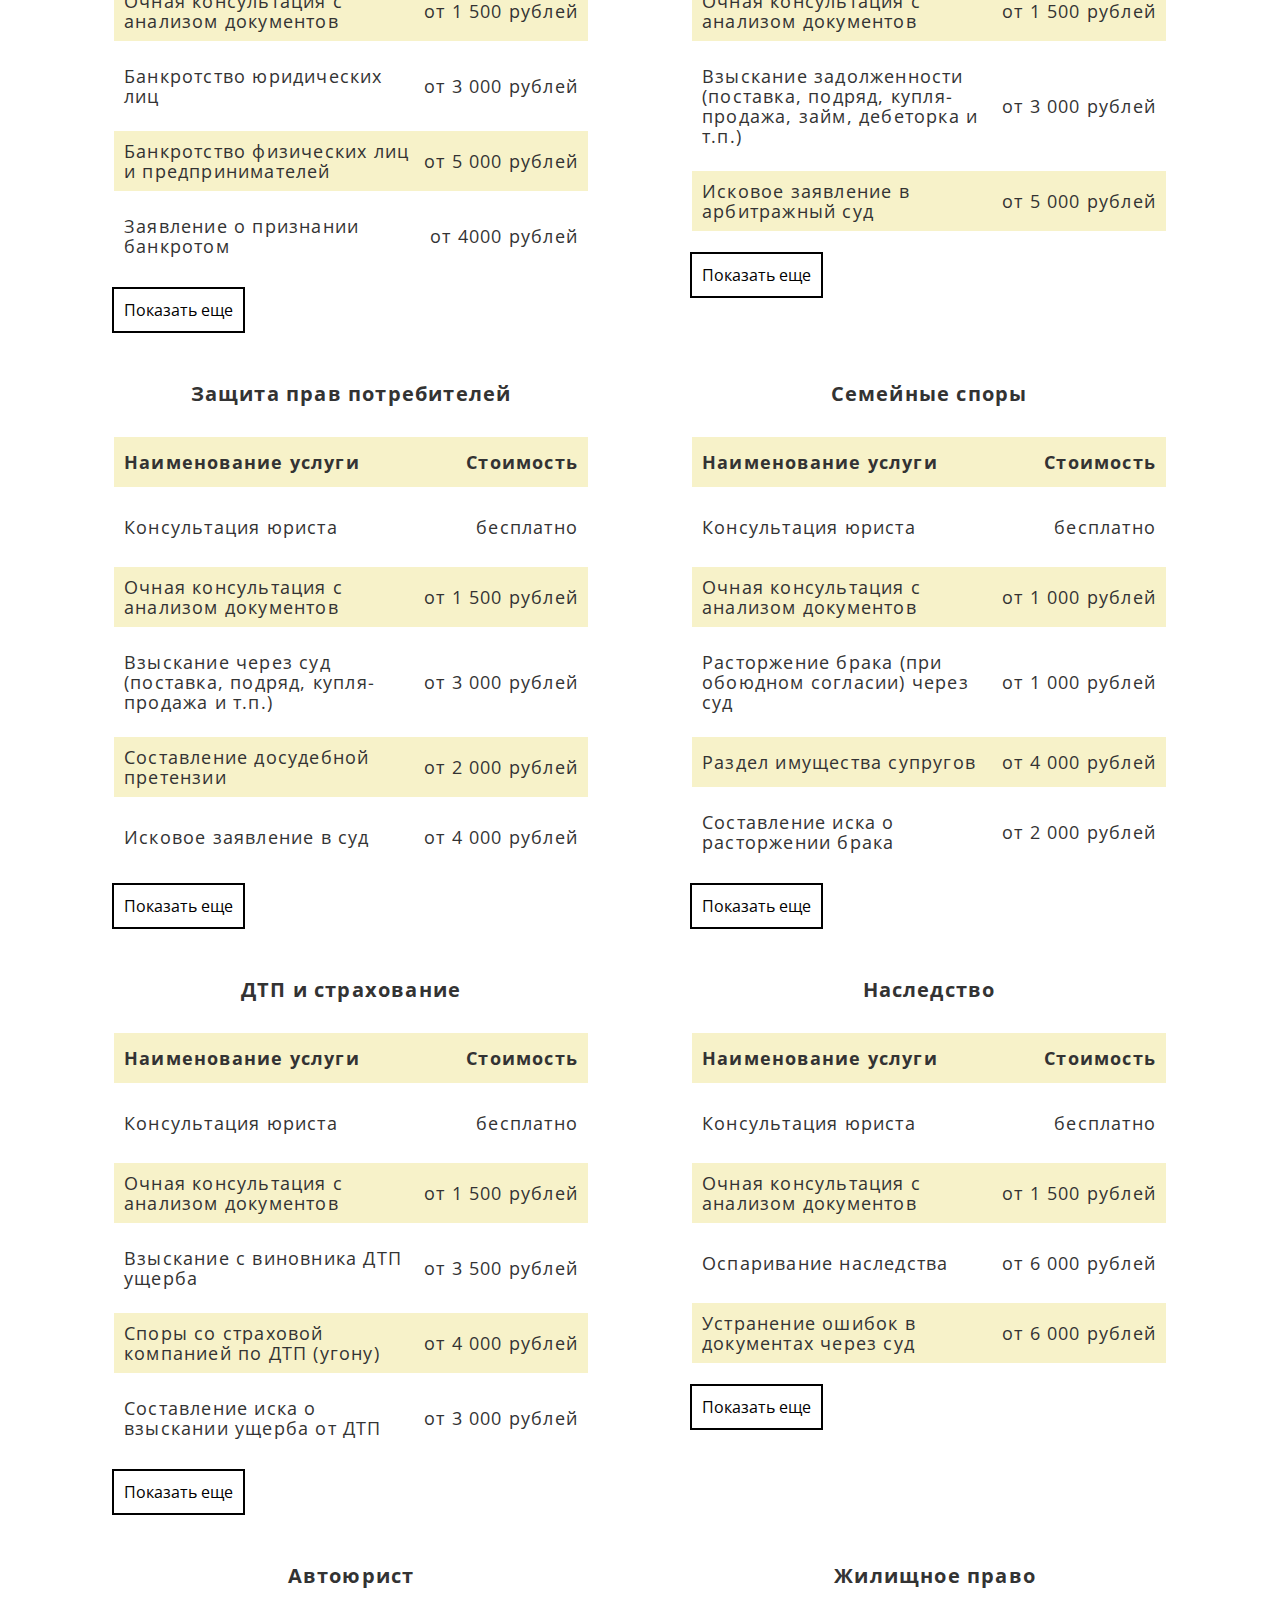
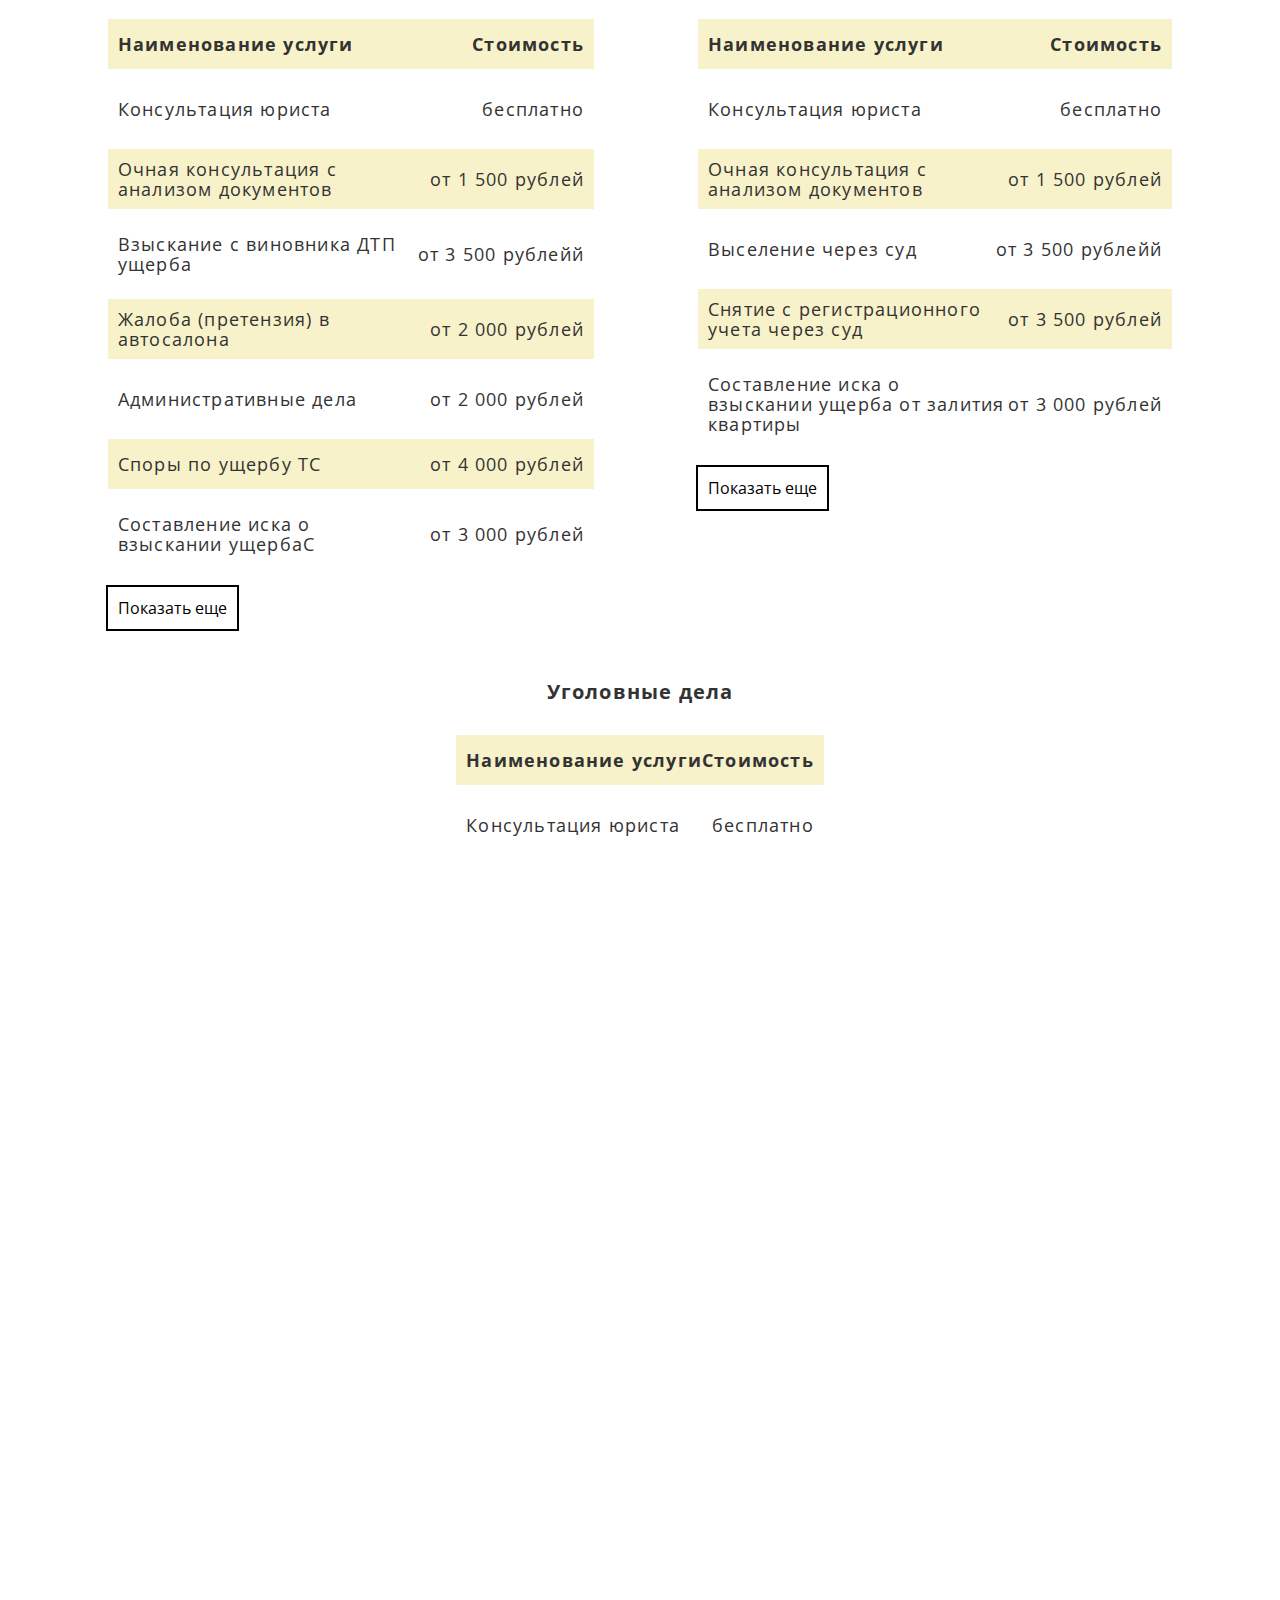
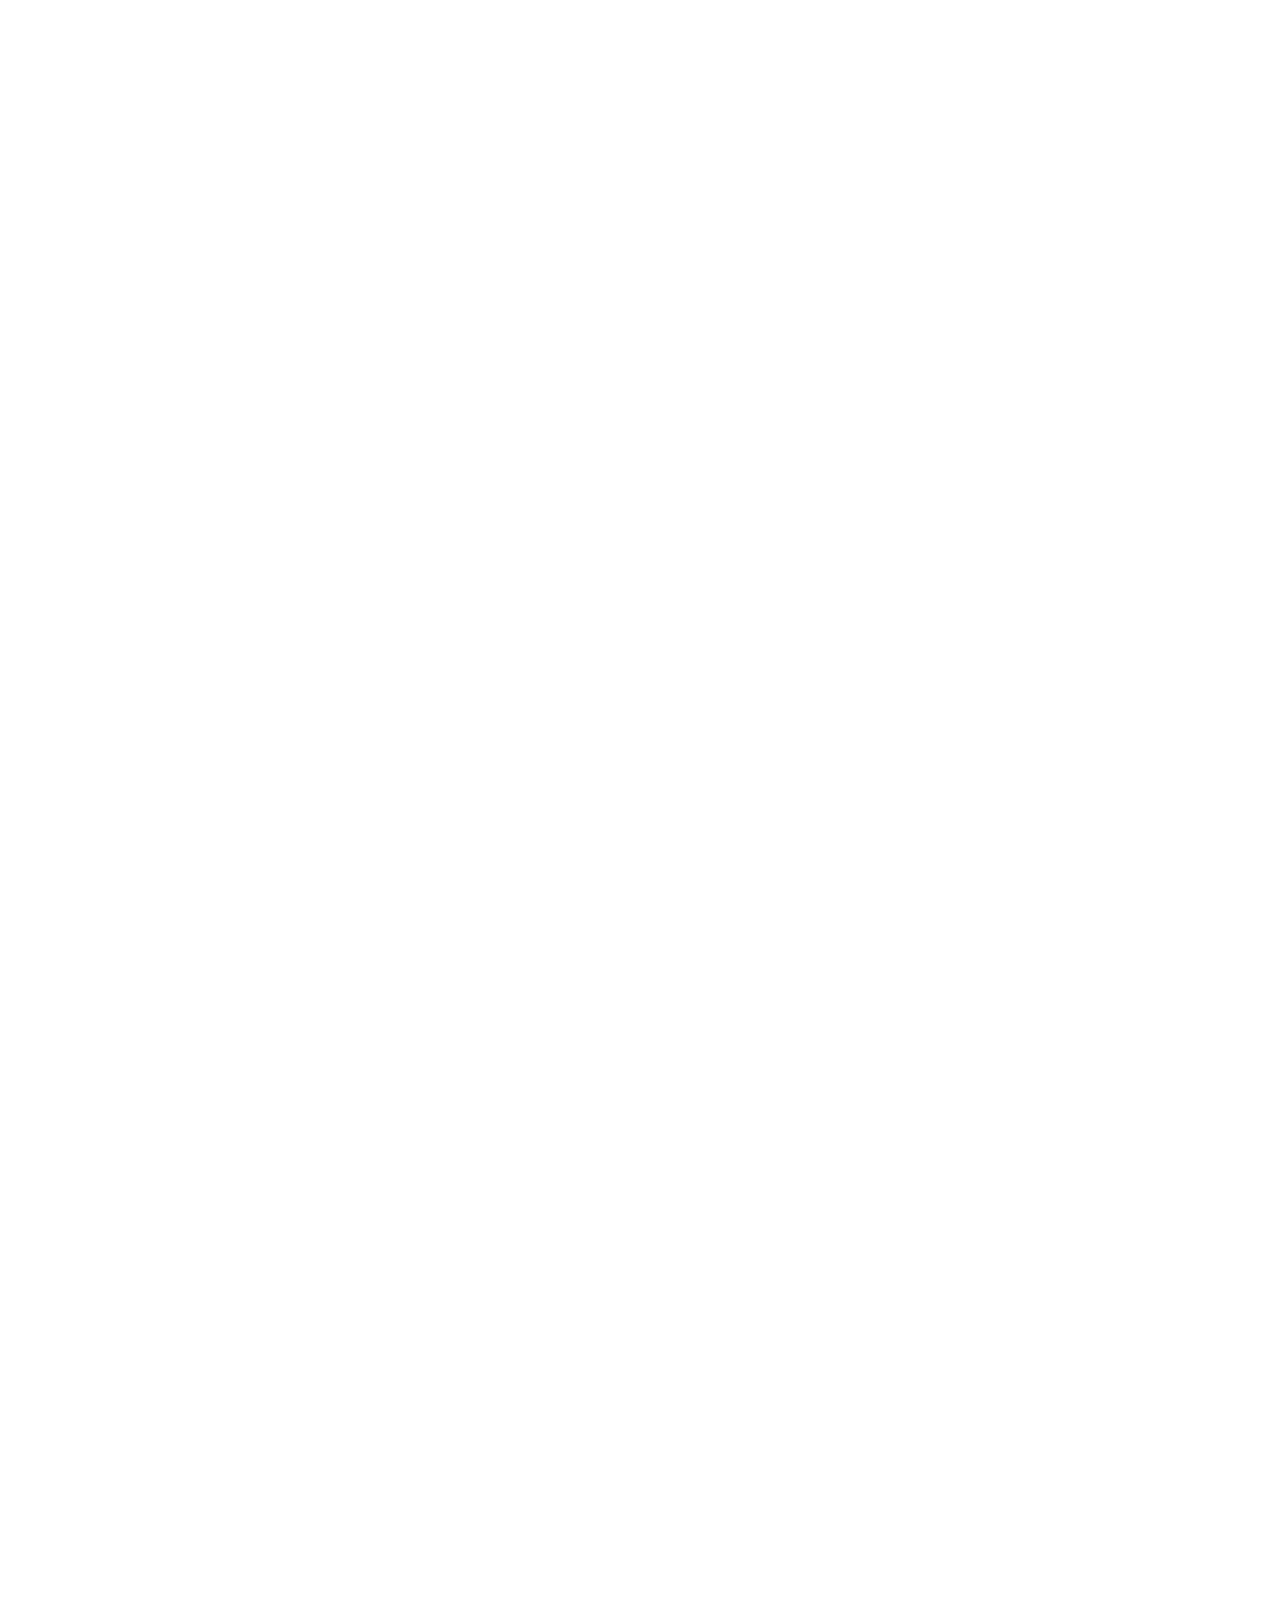
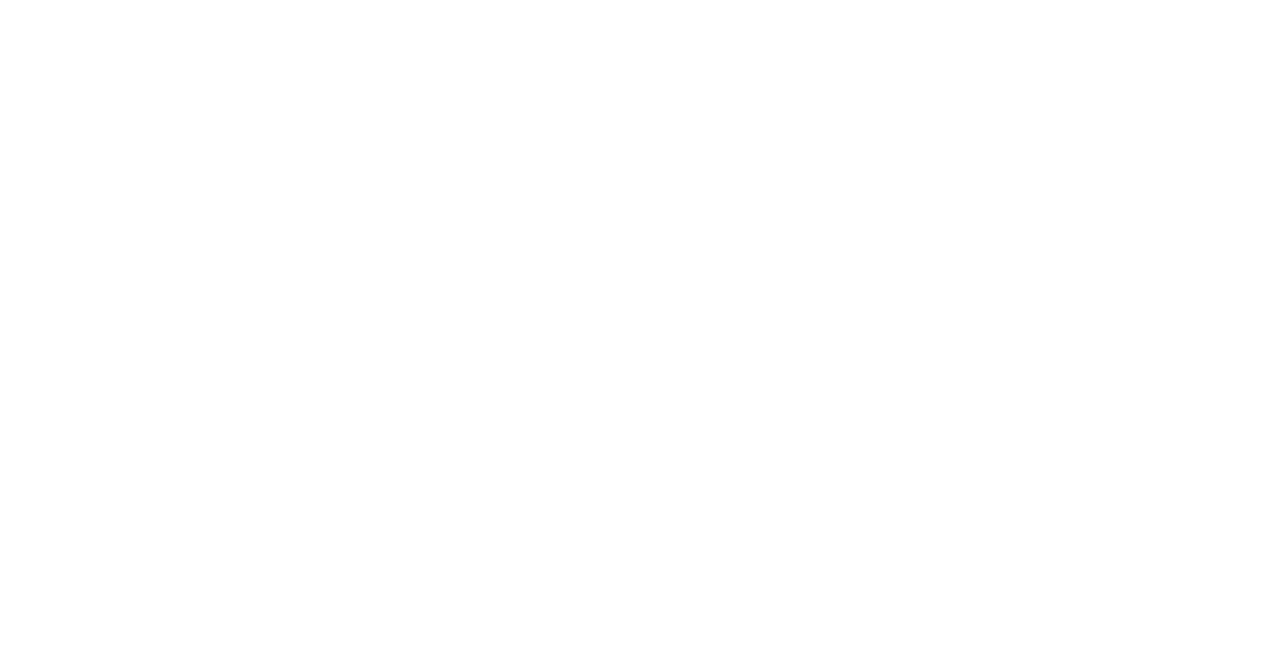
<file: services.html>
<!DOCTYPE html>
<html lang="ru">
<head>
    <meta charset="UTF-8">
    <meta name="viewport" content="width=device-width, initial-scale=1.0">
    <link rel="stylesheet" href="css/animate.css">
    <link rel="stylesheet" href="css/style.css">    
    <title>Услуги и цены</title>   
</head>
<body>
    <div class="body__container">
        <div class="modal">
            <div class="modal__box">
                <div class="modal__box-header">
                    <div class="modal__title title">Оставить заявку</div>
                    <div class="modal__close"></div>            
                </div>               
                <form action="#" class="modal__form" id="modal__form">
                    <div>
                        <input type="name" name="name" class="modal__input" id="modal__name" placeholder="Ваше имя">
                    </div>
                    <div>
                        <input type="phone" name="phone" class="modal__input" id="modal__phone" placeholder="Ваше Телефон">
                    </div>
                    <div>
                        <input type="email" name="email" class="modal__input" id="modal__email" placeholder="Ваш E-mail">
                    </div>
                    <div class="modal__checkbox">
                        <input type="checkbox" class="modal__checkbox-item">
                        <label for="" class="modal__checkbox-text">Нажимая кнопку отправить я соглашаюсь с условиями <a href="policy.html">Политики конфиденциальности</a></label>
                    </div>
                    <button class="btn modal__btn" type="submit">Оставить заявку</button>
                </form>
            </div>
        </div>
        <header class="header" id="header">
            <div class="container">
                <div class="header__wrapper">
                    <a href="#header" class="header__logo">
                        <div class="header__logo-img">
                            <img src="icons/logo.svg" alt="логотип сайта">
                        </div>
                        <div class="header__logo-info">Юридическая консультация</div>
                    </a>
                    <div class="header__box">
                        <div class="header__connection">
                            <div class="header__connection-items">
                                <a href="https://vk.com/nvlaw" class="header__connection-item">
                                    <div class="header__connection-icon">
                                        <img src="icons/vk.svg" alt="логотип ВК">
                                    </div>
                                    <span class="header__connection-info">Мы в Вконтакте</span>
                                </a>
                            </div>
                            <div class="header__connection-items">
                                <a href="https://yandex.ru/maps/org/yuridicheskaya_pomoshch/234571748160/?ll=76.574434%2C60.930905&z=17" class="header__connection-item">
                                    <div class="header__connection-icon">
                                        <img src="icons/location.svg" alt="Геолокация">
                                    </div>
                                    <span class="header__connection-info">Адрес: г. Нижневартовск, ул. Мусы Джалиля 9</span>
                                </a>
                            </div>
                            <div class="header__connection-items">
                                <a href="tel:+79821592105" class="header__connection-item">
                                    <div class="header__connection-icon">
                                        <img src="icons/phone.svg" alt="Телефон">
                                    </div>
                                    <span class="header__connection-info">8 982 159 21 05</span>
                                </a>
                            </div>
                        </div>
                        <div class="hamburger">
                            <span class="hamburger__item"></span>
                            <span class="hamburger__item"></span>
                            <span class="hamburger__item"></span>
                        </div>
                        <nav class="header__navigation">
                            <ul class="header__lists">
                                <li class="header__lists-item"><a href="about.html" target="_blank" class="header__lists-btn">О компании</a></li>
                                <li class="header__lists-item"><a href="services.html" target="_blank" class="header__lists-btn">Услуги и цены</a></li>
                                <li class="header__lists-item"><a href="examples.html" class="header__lists-btn">Разъяснение правовых вопросов</a></li>
                                <li class="header__lists-item"><a href="contacts.html" class="header__lists-btn">Контакты</a></li>
                            </ul>                         
                        </nav>
                    </div>                
                </div>
            </div>           
        </header>
        <main>
            <section class="wow animate__animated animate__fadeInUp services">                
                <div class="container">
                    <a href="index.html" class="services__service">Назад на главную</a>
                    <h1 class="services__title title">Юридические услуги</h1>
                    <div class="services__wrapper">
                        <div class="services__offer">
                            <h3 class="services__subtitle">Антикризисное предложение для физических лиц</h3>
                            <div class="services__offer-yellow">
                                <ul class="services__offer-list">
                                    <li class="services__offer-item">Устная консультация юрисконсульта – <b>бесплатно</b> </li>
                                    <li class="services__offer-item">Устная консультация юрисконсульта по банкротству – <b>бесплатно</b> </li>
                                    <li class="services__offer-item">Анализ документов (не более 10 листов) – от 1 000 руб. </li>
                                    <li class="services__offer-item">Составление искового заявления (до 4-х листов) – от 2000 руб. </li>
                                    <li class="services__offer-item">Представление интересов в Суде – от 4000 руб. </li>
                                </ul>
                            </div>
                            <button class="btn services__btn">Бесплатная консультация</button>
                            <div class="services__offer-help">Обращайтесь за помощью, мы знаем что делать!</div>
                        </div>
                        <!-- <div class="services__img">
                            <img src="img/prenup.jpg" alt="Как составляется брачный договор">
                        </div> -->
                    </div>
                    <div class="services__box">
                        <div class="services__table"> 
                            <h4 class="services__table-title">Банкротство</h4>                       
                            <table class="services__table-item">                                
                                <tr class="services__table-item--row">
                                    <th class="services__table-item--info">Наименование услуги</th>
                                    <th class="services__table-item--price">Стоимость</th>
                                </tr>
                                <tr class="services__table-item--row">
                                    <td class="services__table-item--info">Консультация юриста</td>
                                    <td class="services__table-item--price">бесплатно</td>
                                </tr>
                                <tr class="services__table-item--row">
                                    <td class="services__table-item--info">Очная консультация с анализом документов</td>
                                    <td class="services__table-item--price">от 1 500 рублей</td>
                                </tr>
                                <tr class="services__table-item--row">
                                    <td class="services__table-item--info">Банкротство юридических лиц</td>
                                    <td class="services__table-item--price">от 3 000 рублей</td>
                                </tr>
                                <tr class="services__table-item--row">
                                    <td class="services__table-item--info">Банкротство физических лиц и предпринимателей</td>
                                    <td class="services__table-item--price">от 5 000 рублей</td>
                                </tr>
                                <tr class="services__table-item--row">
                                    <td class="services__table-item--info">Заявление о признании банкротом</td>
                                    <td class="services__table-item--price">от 4000 рублей</td>
                                </tr>
                                <!-- Должны скрываться -->
                                <tr class="services__table-item--row services__table-item--show">
                                    <td class="services__table-item--info">Сопровождение в деле о банкротстве юридического <br>лица на стороне кредитора</td>
                                    <td class="services__table-item--price">от 3 000 рублей</td>
                                </tr>
                                <tr class="services__table-item--row services__table-item--show">
                                    <td class="services__table-item--info">Сопровождение в деле о банкротстве физического лица (гражданина) <br> на стороне кредитора</td>
                                    <td class="services__table-item--price">от 2 000 рублей</td>
                                </tr>
                                <tr class="services__table-item--row services__table-item--show">
                                    <td class="services__table-item--info">Оспаривание торгов, сделок в процедуре банкротства</td>
                                    <td class="services__table-item--price">от 4 000 рублей</td>
                                </tr>
                                <tr class="services__table-item--row services__table-item--show">
                                    <td class="services__table-item--info">Жалобы на арбитражного управляющего</td>
                                    <td class="services__table-item--price">от 1 000 рублей</td>
                                </tr>
                                <tr class="services__table-item--row services__table-item--show">
                                    <td class="services__table-item--info">Включение в реестр требований кредиторов</td>
                                    <td class="services__table-item--price">от 1 500 рублей</td>
                                </tr>
                                <tr class="services__table-item--row services__table-item--show">
                                    <td class="services__table-item--info">Составление ходатайств, заявлений, обращений</td>
                                    <td class="services__table-item--price">от 4000 рублей</td>
                                </tr>
                                <tr class="services__table-item--row services__table-item--show">
                                    <td class="services__table-item--info">Ознакомление с материалами дела в арбитражном суде</td>
                                    <td class="services__table-item--price">от 3000 рублей</td>
                                </tr>
                                <tr class="services__table-item--row services__table-item--show">
                                    <td class="services__table-item--info">Подача документов в арбитражный суд</td>
                                    <td class="services__table-item--price">1500 рублей</td>
                                </tr>
                                <tr class="services__table-item--row services__table-item--show">
                                    <td class="services__table-item--info">Заказ и получение документов в арбитражном суде</td>
                                    <td class="services__table-item--price">от 2000 рублей</td>
                                </tr>
                            </table>
                            <div class="services__table-show">Показать еще</div>
                        </div>

                        <div class="services__table"> 
                            <h4 class="services__table-title">Арбитражные споры</h4>                       
                            <table class="services__table-item">                                
                                <tr class="services__table-item--row">
                                    <th class="services__table-item--info">Наименование услуги</th>
                                    <th class="services__table-item--price">Стоимость</th>
                                </tr>
                                <tr class="services__table-item--row">
                                    <td class="services__table-item--info">Консультация юриста</td>
                                    <td class="services__table-item--price">бесплатно</td>
                                </tr>
                                <tr class="services__table-item--row">
                                    <td class="services__table-item--info">Очная консультация с анализом документов</td>
                                    <td class="services__table-item--price">от 1 500 рублей</td>
                                </tr>
                                <tr class="services__table-item--row">
                                    <td class="services__table-item--info">Взыскание задолженности (поставка, подряд, купля-продажа, займ, дебеторка и т.п.)</td>
                                    <td class="services__table-item--price">от 3 000 рублей</td>
                                </tr>
                                <tr class="services__table-item--row">
                                    <td class="services__table-item--info">Исковое заявление в арбитражный суд</td>
                                    <td class="services__table-item--price">от 5 000 рублей</td>
                                </tr>                                
                                <!-- Должны скрываться -->
                                <tr class="services__table-item--row services__table-item--show">
                                    <td class="services__table-item--info">Представление интересов в арбитражном суде</td>
                                    <td class="services__table-item--price">от 5000 рублей</td>
                                </tr>
                                <tr class="services__table-item--row services__table-item--show">
                                    <td class="services__table-item--info">Составление ходатайств, заявлений, обращений</td>
                                    <td class="services__table-item--price">от 4 000 рублей</td>
                                </tr>
                                <tr class="services__table-item--row services__table-item--show">
                                    <td class="services__table-item--info">Составление досудебной претензии</td>
                                    <td class="services__table-item--price">от 3 000 рублей</td>
                                </tr>
                                <tr class="services__table-item--row services__table-item--show">
                                    <td class="services__table-item--info">Виндикация (истребование имущества)</td>
                                    <td class="services__table-item--price">от 4 000 рублей</td>
                                </tr>
                                <tr class="services__table-item--row services__table-item--show">
                                    <td class="services__table-item--info">Оспаривание решений государственных органов</td>
                                    <td class="services__table-item--price">от 3 000 рублей</td>
                                </tr>
                                <tr class="services__table-item--row services__table-item--show">
                                    <td class="services__table-item--info">Ознакомление с материалами дела в арбитражном суде</td>
                                    <td class="services__table-item--price">от 3 000 рублей</td>
                                </tr>
                                <tr class="services__table-item--row services__table-item--show">
                                    <td class="services__table-item--info">Подача документов в арбитражный суд</td>
                                    <td class="services__table-item--price">1500 рублей</td>
                                </tr>
                                <tr class="services__table-item--row services__table-item--show">
                                    <td class="services__table-item--info">Заказ и получение документов в арбитражном суде</td>
                                    <td class="services__table-item--price">от 2 000 рублей</td>
                                </tr>
                            </table>
                            <div class="services__table-show">Показать еще</div>
                        </div>

                        <div class="services__table"> 
                            <h4 class="services__table-title">Защита прав потребителей</h4>                       
                            <table class="services__table-item">                                
                                <tr class="services__table-item--row">
                                    <th class="services__table-item--info">Наименование услуги</th>
                                    <th class="services__table-item--price">Стоимость</th>
                                </tr>
                                <tr class="services__table-item--row">
                                    <td class="services__table-item--info">Консультация юриста</td>
                                    <td class="services__table-item--price">бесплатно</td>
                                </tr>
                                <tr class="services__table-item--row">
                                    <td class="services__table-item--info">Очная консультация с анализом документов</td>
                                    <td class="services__table-item--price">от 1 500 рублей</td>
                                </tr>
                                <tr class="services__table-item--row">
                                    <td class="services__table-item--info">Взыскание через суд (поставка, подряд, купля-продажа и т.п.)</td>
                                    <td class="services__table-item--price">от 3 000 рублей</td>
                                </tr>
                                <tr class="services__table-item--row">
                                    <td class="services__table-item--info">Составление досудебной претензии</td>
                                    <td class="services__table-item--price">от 2 000 рублей</td>
                                </tr>      
                                <tr class="services__table-item--row">
                                    <td class="services__table-item--info">Исковое заявление в суд</td>
                                    <td class="services__table-item--price">от 4 000 рублей</td>
                                </tr>                            
                                <!-- Должны скрываться -->
                                <tr class="services__table-item--row services__table-item--show">
                                    <td class="services__table-item--info">Представление интересов в суде</td>
                                    <td class="services__table-item--price">от 5000 рублей</td>
                                </tr>
                                <tr class="services__table-item--row services__table-item--show">
                                    <td class="services__table-item--info">Составление ходатайств, заявлений, обращений</td>
                                    <td class="services__table-item--price">от 4 000 рублей</td>
                                </tr>
                                <tr class="services__table-item--row services__table-item--show">
                                    <td class="services__table-item--info">Ознакомление с материалами дела в суде</td>
                                    <td class="services__table-item--price">от 3 000 рублей</td>
                                </tr>
                                <tr class="services__table-item--row services__table-item--show">
                                    <td class="services__table-item--info">Подача документов в суд</td>
                                    <td class="services__table-item--price">1500 рублей</td>
                                </tr>
                                <tr class="services__table-item--row services__table-item--show">
                                    <td class="services__table-item--info">Заказ и получение документов в суде</td>
                                    <td class="services__table-item--price">от 2 000 рублей</td>
                                </tr>
                            </table>
                            <div class="services__table-show">Показать еще</div>
                        </div>

                        <div class="services__table"> 
                            <h4 class="services__table-title">Семейные споры</h4>                       
                            <table class="services__table-item">                                
                                <tr class="services__table-item--row">
                                    <th class="services__table-item--info">Наименование услуги</th>
                                    <th class="services__table-item--price">Стоимость</th>
                                </tr>
                                <tr class="services__table-item--row">
                                    <td class="services__table-item--info">Консультация юриста</td>
                                    <td class="services__table-item--price">бесплатно</td>
                                </tr>
                                <tr class="services__table-item--row">
                                    <td class="services__table-item--info">Очная консультация с анализом документов</td>
                                    <td class="services__table-item--price">от 1 000 рублей</td>
                                </tr>
                                <tr class="services__table-item--row">
                                    <td class="services__table-item--info">Расторжение брака (при обоюдном согласии) через суд</td>
                                    <td class="services__table-item--price">от 1 000 рублей</td>
                                </tr>
                                <tr class="services__table-item--row">
                                    <td class="services__table-item--info">Раздел имущества супругов</td>
                                    <td class="services__table-item--price">от 4 000 рублей</td>
                                </tr>      
                                <tr class="services__table-item--row">
                                    <td class="services__table-item--info">Составление иска о расторжении брака</td>
                                    <td class="services__table-item--price">от 2 000 рублей</td>
                                </tr>                            
                                <!-- Должны скрываться -->
                                <tr class="services__table-item--row services__table-item--show">
                                    <td class="services__table-item--info">Представление интересов в суде</td>
                                    <td class="services__table-item--price">от 4000 рублей</td>
                                </tr>
                                <tr class="services__table-item--row services__table-item--show">
                                    <td class="services__table-item--info">Составление ходатайств, заявлений, обращений</td>
                                    <td class="services__table-item--price">от 3 000 рублей</td>
                                </tr>
                                <tr class="services__table-item--row services__table-item--show">
                                    <td class="services__table-item--info">Исковое заявление о взыскании алиментов</td>
                                    <td class="services__table-item--price">от 3 000 рублей</td>
                                </tr>
                                <tr class="services__table-item--row services__table-item--show">
                                    <td class="services__table-item--info">Исковое заявление в суд</td>
                                    <td class="services__table-item--price">от 3 000 рублей</td>
                                </tr>
                                <tr class="services__table-item--row services__table-item--show">
                                    <td class="services__table-item--info">Сопровождение добровольного раздела имущества</td>
                                    <td class="services__table-item--price">от 4 000 рублей</td>
                                </tr>
                                <tr class="services__table-item--row services__table-item--show">
                                    <td class="services__table-item--info">Взыскание алиментов через суд</td>
                                    <td class="services__table-item--price">от 2 500 рублей</td>
                                </tr>
                                <tr class="services__table-item--row services__table-item--show">
                                    <td class="services__table-item--info">Заказ и получение документов</td>
                                    <td class="services__table-item--price">от 2 000 рублей</td>
                                </tr>
                                <tr class="services__table-item--row services__table-item--show">
                                    <td class="services__table-item--info">Ознакомление с материалами дела в суде</td>
                                    <td class="services__table-item--price">от 3 000 рублей</td>
                                </tr>
                                <tr class="services__table-item--row services__table-item--show">
                                    <td class="services__table-item--info">Подача документов в суд</td>
                                    <td class="services__table-item--price">1500 рублей</td>
                                </tr>
                                <tr class="services__table-item--row services__table-item--show">
                                    <td class="services__table-item--info">Заказ и получение документов в суде</td>
                                    <td class="services__table-item--price">от 2 000 рублей</td>
                                </tr>
                            </table>
                            <div class="services__table-show">Показать еще</div>
                        </div>

                        <div class="services__table"> 
                            <h4 class="services__table-title">ДТП и страхование</h4>                       
                            <table class="services__table-item">                                
                                <tr class="services__table-item--row">
                                    <th class="services__table-item--info">Наименование услуги</th>
                                    <th class="services__table-item--price">Стоимость</th>
                                </tr>
                                <tr class="services__table-item--row">
                                    <td class="services__table-item--info">Консультация юриста</td>
                                    <td class="services__table-item--price">бесплатно</td>
                                </tr>
                                <tr class="services__table-item--row">
                                    <td class="services__table-item--info">Очная консультация с анализом документов</td>
                                    <td class="services__table-item--price">от 1 500 рублей</td>
                                </tr>
                                <tr class="services__table-item--row">
                                    <td class="services__table-item--info">Взыскание с виновника ДТП ущерба</td>
                                    <td class="services__table-item--price">от 3 500 рублей</td>
                                </tr>
                                <tr class="services__table-item--row">
                                    <td class="services__table-item--info">Споры со страховой компанией по ДТП (угону)</td>
                                    <td class="services__table-item--price">от 4 000 рублей</td>
                                </tr>      
                                <tr class="services__table-item--row">
                                    <td class="services__table-item--info">Составление иска о взыскании ущерба от ДТП</td>
                                    <td class="services__table-item--price">от 3 000 рублей</td>
                                </tr>                            
                                <!-- Должны скрываться -->
                                <tr class="services__table-item--row services__table-item--show">
                                    <td class="services__table-item--info">Представление интересов в суде</td>
                                    <td class="services__table-item--price">от 4000 рублей</td>
                                </tr>
                                <tr class="services__table-item--row services__table-item--show">
                                    <td class="services__table-item--info">Составление ходатайств, заявлений, обращений</td>
                                    <td class="services__table-item--price">от 3 000 рублей</td>
                                </tr>
                                <tr class="services__table-item--row services__table-item--show">
                                    <td class="services__table-item--info">Исковое заявление к страховой компании по ДТП (угону)</td>
                                    <td class="services__table-item--price">от 4 000 рублей</td>
                                </tr>
                                <tr class="services__table-item--row services__table-item--show">
                                    <td class="services__table-item--info">Исковое заявление в суд</td>
                                    <td class="services__table-item--price">от 4 000 рублей</td>
                                </tr>
                                <tr class="services__table-item--row services__table-item--show">
                                    <td class="services__table-item--info">Сопровождение в страховой компании</td>
                                    <td class="services__table-item--price">от 5 000 рублей</td>
                                </tr>
                                <tr class="services__table-item--row services__table-item--show">
                                    <td class="services__table-item--info">Жалоба финансовому омбудсмену</td>
                                    <td class="services__table-item--price">от 5000 рублей</td>
                                </tr>
                                <tr class="services__table-item--row services__table-item--show">
                                    <td class="services__table-item--info">Заказ и получение документов</td>
                                    <td class="services__table-item--price">от 2 000 рублей</td>
                                </tr>
                                <tr class="services__table-item--row services__table-item--show">
                                    <td class="services__table-item--info">Ознакомление с материалами дела в суде</td>
                                    <td class="services__table-item--price">от 3 000 рублей</td>
                                </tr>
                                <tr class="services__table-item--row services__table-item--show">
                                    <td class="services__table-item--info">Подача документов в суд</td>
                                    <td class="services__table-item--price">1500 рублей</td>
                                </tr>
                                <tr class="services__table-item--row services__table-item--show">
                                    <td class="services__table-item--info">Заказ и получение документов в суде</td>
                                    <td class="services__table-item--price">от 2 000 рублей</td>
                                </tr>
                            </table>
                            <div class="services__table-show">Показать еще</div>
                        </div>

                        <div class="services__table"> 
                            <h4 class="services__table-title">Наследство</h4>                       
                            <table class="services__table-item">                                
                                <tr class="services__table-item--row">
                                    <th class="services__table-item--info">Наименование услуги</th>
                                    <th class="services__table-item--price">Стоимость</th>
                                </tr>
                                <tr class="services__table-item--row">
                                    <td class="services__table-item--info">Консультация юриста</td>
                                    <td class="services__table-item--price">бесплатно</td>
                                </tr>
                                <tr class="services__table-item--row">
                                    <td class="services__table-item--info">Очная консультация с анализом документов</td>
                                    <td class="services__table-item--price">от 1 500 рублей</td>
                                </tr>
                                <tr class="services__table-item--row">
                                    <td class="services__table-item--info">Оспаривание наследства</td>
                                    <td class="services__table-item--price">от 6 000 рублей</td>
                                </tr>
                                <tr class="services__table-item--row">
                                    <td class="services__table-item--info">Устранение ошибок в документах через суд</td>
                                    <td class="services__table-item--price">от 6 000 рублей</td>
                                </tr>                                 
                                <!-- Должны скрываться -->
                                <tr class="services__table-item--row services__table-item--show">
                                    <td class="services__table-item--info">Представление интересов в суде</td>
                                    <td class="services__table-item--price">от 4000 рублей</td>
                                </tr>
                                <tr class="services__table-item--row services__table-item--show">
                                    <td class="services__table-item--info">Составление ходатайств, заявлений, обращений</td>
                                    <td class="services__table-item--price">от 3 000 рублей</td>
                                </tr>
                                <tr class="services__table-item--row services__table-item--show">
                                    <td class="services__table-item--info">Исковое заявление в суд</td>
                                    <td class="services__table-item--price">от 5 000 рублей</td>
                                </tr>
                                <tr class="services__table-item--row services__table-item--show">
                                    <td class="services__table-item--info">Заказ и получение документов</td>
                                    <td class="services__table-item--price">от 2 000 рублей</td>
                                </tr>
                                <tr class="services__table-item--row services__table-item--show">
                                    <td class="services__table-item--info">Ознакомление с материалами дела в суде</td>
                                    <td class="services__table-item--price">от 3 000 рублей</td>
                                </tr>
                                <tr class="services__table-item--row services__table-item--show">
                                    <td class="services__table-item--info">Подача документов в суд</td>
                                    <td class="services__table-item--price">1500 рублей</td>
                                </tr>
                                <tr class="services__table-item--row services__table-item--show">
                                    <td class="services__table-item--info">Заказ и получение документов в суде</td>
                                    <td class="services__table-item--price">от 2 000 рублей</td>
                                </tr>
                            </table>
                            <div class="services__table-show">Показать еще</div>
                        </div>

                        <div class="services__table"> 
                            <h4 class="services__table-title">Автоюрист</h4>                       
                            <table class="services__table-item">                                
                                <tr class="services__table-item--row">
                                    <th class="services__table-item--info">Наименование услуги</th>
                                    <th class="services__table-item--price">Стоимость</th>
                                </tr>
                                <tr class="services__table-item--row">
                                    <td class="services__table-item--info">Консультация юриста</td>
                                    <td class="services__table-item--price">бесплатно</td>
                                </tr>
                                <tr class="services__table-item--row">
                                    <td class="services__table-item--info">Очная консультация с анализом документов</td>
                                    <td class="services__table-item--price">от 1 500 рублей</td>
                                </tr>
                                <tr class="services__table-item--row">
                                    <td class="services__table-item--info">Взыскание с виновника ДТП ущерба</td>
                                    <td class="services__table-item--price">от 3 500 рублейй</td>
                                </tr>
                                <tr class="services__table-item--row">
                                    <td class="services__table-item--info">Жалоба (претензия) в автосалона</td>
                                    <td class="services__table-item--price">от 2 000 рублей</td>
                                </tr>   
                                <tr class="services__table-item--row">
                                    <td class="services__table-item--info">Административные дела</td>
                                    <td class="services__table-item--price">от 2 000 рублей</td>
                                </tr>       
                                <tr class="services__table-item--row">
                                    <td class="services__table-item--info">Споры по ущербу ТС</td>
                                    <td class="services__table-item--price">от 4 000 рублей</td>
                                </tr>   
                                <tr class="services__table-item--row">
                                    <td class="services__table-item--info">Составление иска о взыскании ущербаС</td>
                                    <td class="services__table-item--price">от 3 000 рублей</td>
                                </tr>                     
                                <!-- Должны скрываться -->
                                <tr class="services__table-item--row services__table-item--show">
                                    <td class="services__table-item--info">Обжалование постановлений полиции по ДТП</td>
                                    <td class="services__table-item--price">от 4000 рублей</td>
                                </tr>
                                <tr class="services__table-item--row services__table-item--show">
                                    <td class="services__table-item--info">Ведение административного дела (КоАП)</td>
                                    <td class="services__table-item--price">от 2 000 рублей</td>
                                </tr>
                                <tr class="services__table-item--row services__table-item--show">
                                    <td class="services__table-item--info">Ведение дела об уезде с места ДТП</td>
                                    <td class="services__table-item--price">от 2 500 рублей</td>
                                </tr>
                                <tr class="services__table-item--row services__table-item--show">
                                    <td class="services__table-item--info">Представление интересов в суде</td>
                                    <td class="services__table-item--price">от 4 000 рублей</td>
                                </tr>
                                <tr class="services__table-item--row services__table-item--show">
                                    <td class="services__table-item--info">Составление ходатайств, заявлений, обращений</td>
                                    <td class="services__table-item--price">от 3 000 рублей</td>
                                </tr>
                                <tr class="services__table-item--row services__table-item--show">
                                    <td class="services__table-item--info">Исковое заявление к причинителю вреда</td>
                                    <td class="services__table-item--price">от 4 000 рублей</td>
                                </tr>
                                <tr class="services__table-item--row services__table-item--show">
                                    <td class="services__table-item--info">Исковое заявление в суд</td>
                                    <td class="services__table-item--price">4 000 рублей</td>
                                </tr>
                                <tr class="services__table-item--row services__table-item--show">
                                    <td class="services__table-item--info">Заказ и получение документов в суде</td>
                                    <td class="services__table-item--price">от 2 000 рублей</td>
                                </tr>
                                <tr class="services__table-item--row services__table-item--show">
                                    <td class="services__table-item--info">Ознакомление с материалами дела в суде</td>
                                    <td class="services__table-item--price">от 3 000 рублей</td>
                                </tr>
                                <tr class="services__table-item--row services__table-item--show">
                                    <td class="services__table-item--info">Подача документов в суд</td>
                                    <td class="services__table-item--price">от 1 500 рублей</td>
                                </tr>
                                <tr class="services__table-item--row services__table-item--show">
                                    <td class="services__table-item--info">Заказ и получение документов в суде</td>
                                    <td class="services__table-item--price">от 2000 рублей</td>
                                </tr>
                            </table>
                            <div class="services__table-show">Показать еще</div>
                        </div>

                        <div class="services__table"> 
                            <h4 class="services__table-title">Жилищное право</h4>                       
                            <table class="services__table-item">                                
                                <tr class="services__table-item--row">
                                    <th class="services__table-item--info">Наименование услуги</th>
                                    <th class="services__table-item--price">Стоимость</th>
                                </tr>
                                <tr class="services__table-item--row">
                                    <td class="services__table-item--info">Консультация юриста</td>
                                    <td class="services__table-item--price">бесплатно</td>
                                </tr>
                                <tr class="services__table-item--row">
                                    <td class="services__table-item--info">Очная консультация с анализом документов</td>
                                    <td class="services__table-item--price">от 1 500 рублей</td>
                                </tr>
                                <tr class="services__table-item--row">
                                    <td class="services__table-item--info">Выселение через суд</td>
                                    <td class="services__table-item--price">от 3 500 рублейй</td>
                                </tr>
                                <tr class="services__table-item--row">
                                    <td class="services__table-item--info">Снятие с регистрационного учета через суд</td>
                                    <td class="services__table-item--price">от 3 500 рублей</td>
                                </tr>   
                                <tr class="services__table-item--row">
                                    <td class="services__table-item--info">Составление иска о взыскании ущерба от залития квартиры</td>
                                    <td class="services__table-item--price">от 3 000 рублей</td>
                                </tr>                            
                                <!-- Должны скрываться -->
                                <tr class="services__table-item--row services__table-item--show">
                                    <td class="services__table-item--info">Судебные споры по залитию/ущербу квартире</td>
                                    <td class="services__table-item--price">от 3 500 рублей</td>
                                </tr>
                                <tr class="services__table-item--row services__table-item--show">
                                    <td class="services__table-item--info">Судебные споры по незаконной перепланировке</td>
                                    <td class="services__table-item--price">от 4 500 рублей</td>
                                </tr>
                                <tr class="services__table-item--row services__table-item--show">
                                    <td class="services__table-item--info">Судебные споры по выделению /определению долей</td>
                                    <td class="services__table-item--price">от 4 500 рублей</td>
                                </tr>
                                <tr class="services__table-item--row services__table-item--show">
                                    <td class="services__table-item--info">Сопровождение сделок</td>
                                    <td class="services__table-item--price">от 1 500 рублей</td>
                                </tr>
                                <tr class="services__table-item--row services__table-item--show">
                                    <td class="services__table-item--info">Составление договоров аренды/купли-продажи</td>
                                    <td class="services__table-item--price">от 4 000 рублей</td>
                                </tr>
                                <tr class="services__table-item--row services__table-item--show">
                                    <td class="services__table-item--info">Представление интересов в суде</td>
                                    <td class="services__table-item--price">от 4 000 рублей</td>
                                </tr>
                                <tr class="services__table-item--row services__table-item--show">
                                    <td class="services__table-item--info">Составление ходатайств, заявлений, обращений</td>
                                    <td class="services__table-item--price">3 000 рублей</td>
                                </tr>
                                <tr class="services__table-item--row services__table-item--show">
                                    <td class="services__table-item--info">Исковое заявление в суд</td>
                                    <td class="services__table-item--price">от 4 000 рублей</td>
                                </tr>
                                <tr class="services__table-item--row services__table-item--show">
                                    <td class="services__table-item--info">Заказ и получение документов</td>
                                    <td class="services__table-item--price">от 2 000 рублей</td>
                                </tr>
                                <tr class="services__table-item--row services__table-item--show">
                                    <td class="services__table-item--info">Ознакомление с материалами дела в суде</td>
                                    <td class="services__table-item--price">от 3 000 рублей</td>
                                </tr>
                                <tr class="services__table-item--row services__table-item--show">
                                    <td class="services__table-item--info">Подача документов в суд</td>
                                    <td class="services__table-item--price">1500 рублей</td>
                                </tr>
                                <tr class="services__table-item--row services__table-item--show">
                                    <td class="services__table-item--info">Заказ и получение документов в суде</td>
                                    <td class="services__table-item--price">от 2000 рублей</td>
                                </tr>
                            </table>
                            <div class="services__table-show">Показать еще</div>
                        </div>

                        <div class="services__table"> 
                            <h4 class="services__table-title">Уголовные дела</h4>                       
                            <table class="services__table-item">                                
                                <tr class="services__table-item--row">
                                    <th class="services__table-item--info">Наименование услуги</th>
                                    <th class="services__table-item--price">Стоимость</th>
                                </tr>
                                <tr class="services__table-item--row">
                                    <td class="services__table-item--info">Консультация юриста</td>
                                    <td class="services__table-item--price">бесплатно</td>
                                </tr>                      
                            </table>
                        </div>
                    </div>
                </div>                
            </section>
            <section class="wow animate__animated animate__fadeInUp services__price">
                <div class="container">
                    <div class="services__price-container">
                        <h4 class="services__price-title"> Цены на юридические услуги</h4>
                        <h5 class="services__price-subtitle">Вся справочная информация по телефону предоставляется <b>бесплатно</b></h5>
                        <p class="services__price-information">Каждый отдельный случай обращения за адвокатской помощью рассматривается индивидуально, по договоренности.
                            Гонорар адвоката определяется с учетом сложности дела, объема работы, а также материального положения клиента.</p>
                    </div>
                    <div class="services__price-items">
                        <div class="services__price-item">
                            <h4 class="services__price-item--title">Каждый юрист имеет чёткую специализацию</h4>
                            <p class="services__price-item--descr">Узкая специализация подразумевает, что адвокат прекрасно изучил тему и знает сотни прецедентов, похожих на ваш случай.</p>
                        </div>

                        <div class="services__price-item">
                            <h4 class="services__price-item--title">В приоритете адвокатов – досудебное решение вопросов</h4>
                            <p class="services__price-item--descr">Если интересы клиента можно защитить без суда, то наши специалисты приложат все усилия, для того чтобы достичь этого. Если вопрос не получается решить без суда, то судебные издержки (в том числе оплата услуг адвоката) включаются в сумму иска.</p>
                        </div>

                        <div class="services__price-item">
                            <h4 class="services__price-item--title">Для нас не бывает слишком простых или слишком сложных дел</h4>
                            <p class="services__price-item--descr">Юристы одинаково ответственно подходят и к делам о расторжении брака, и о взыскании компенсации за моральный вред, и о восстановлении права на собственность и т.д</p>
                        </div>

                        <div class="services__price-item">
                            <h4 class="services__price-item--title">Предоставляем клиентам детальную информацию о ходе дела</h4>
                            <p class="services__price-item--descr">Каждый свой шаг юристы объясняют клиентам. Это значит, что никто не будет действовать за вашей спиной.</p>
                        </div>
                    </div>
                </div>
            </section>
            <section class="wow animate__animated animate__fadeInUp terms">
                <div class="container">
                    <h2 class="terms__title">Условия предоставления услуг</h2>
                    <h3 class="terms__warning">
                        Обратите внимание, что окончательная стоимость обсуждается с клиентом и может отличаться для каждого конкретного случая. Стоимость может быть как выше, так и ниже указанной на сайте. Наша ценовая политика направлена на оптимизацию расходов клиентов.
                    </h3>
                    <div class="terms__box">
                        <div class="terms__box-circle"></div>
                        <h4 class="terms__box-title">Наши клиенты часто спрашивают: почему существует такой разброс цен?</h4>
                        <p class="terms__box-warning">
                            Обратите внимание, что именно входит в стоимость услуги в разных фирмах города (консультация, оформление бумаг, представление в суде). В нашей компании, как правило, ориентировочная сумма в прайсе уже включает расходы на ведение дела.
                        </p>
                    </div>
                    <div class="terms__work">
                        <h2 class="terms__work-title">Выстраиваем работу с максимальной выгодой для вас:</h2>   
                        <div class="terms__items">
                            <h5 class="terms__descr">
                                <b>Бесплатно</b> предоставляем справочную информацию по телефону
                            </h5>
                            <h5 class="terms__descr">
                                Предлагаем наличный или безналичный расчёт
                            </h5>
                            <h5 class="terms__descr">
                                Соглашаемся на оплату услуг юристов в рассрочку
                            </h5>
                            <h5 class="terms__descr">
                                Проводим акции на популярные услуги и представляем антикризисные предложения
                            </h5>
                            <h5 class="terms__descr">
                                Вы всегда понимаете, что входит в стоимость услуг
                            </h5>
                        </div>                     
                        
                    </div>
                </div>
            </section>
            <section class="wow animate__animated animate__fadeInUp questions">
                <div class="container">
                    <div class="questions__box">
                        <h3 class="questions__title">Возник вопрос по стоимости услуг юристов?</h3>
                        <p class="questions__subtitle">Задайте его прямо сейчас:</p>
                        <a href="tel:+79821592105" class="questions__number">8 982 159 21 05</a>
                        <button class="btn questions__btn information__btn">Обратный звонок</button>
                    </div>
                    
                </div>
            </section>
        </main>
        <footer class="wow animate__animated animate__fadeInUp footer" id="footer">
            <div class="container">
                <div class="footer__wrapper">
                    <div class="footer__logo">
                        <div class="footer__logo-img">
                            <img src="icons/logo_white.svg" alt="Логотип сайта">                                
                        </div>
                        <div class="footer__logo-name">Юридическая <br>консультация</div>
                    </div>
                    <div class="footer__connection">
                        <div class="footer__connection-items">
                            <a href="https://vk.com/nvlaw" class="footer__connection-item">
                                <div class="footer__connection-icon">
                                    <img src="icons/vk-white.svg" alt="логотип ВК">
                                </div>
                                <span class="footer__connection-info">Мы в Вконтакте</span>
                            </a>
                        </div>
                        <div class="footer__connection-items">
                            <a href="https://yandex.ru/maps/org/yuridicheskaya_pomoshch/234571748160/?ll=76.574434%2C60.930905&z=17" class="footer__connection-item">
                                <div class="footer__connection-icon">
                                    <img src="icons/maps-white.svg" alt="Геолокация">
                                </div>
                                <span class="footer__connection-info">Адрес: г. Нижневартовск, ул. Мусы Джалиля 9</span>
                            </a>
                        </div>
                        <div class="footer__connection-items">
                            <a href="tel:+79821592105" class="footer__connection-item">
                                <div class="footer__connection-icon">
                                    <img src="icons/phone-white.svg" alt="Телефон">
                                </div>
                                <span class="footer__connection-info">8 982 159 21 05</span>
                            </a>
                        </div>
                    </div>
                </div>
                <div class="footer__maps">
                    <div style="position:relative;overflow:hidden;"><a href="https://yandex.ru/maps/org/yuridicheskaya_pomoshch/234571748160/?utm_medium=mapframe&utm_source=maps" style="color:#eee;font-size:12px;position:absolute;top:0px;">Юридическая помощь</a><a href="https://yandex.ru/maps/1091/nizhnevartovsk/category/legal_services/184105630/?utm_medium=mapframe&utm_source=maps" style="color:#eee;font-size:12px;position:absolute;top:14px;">Юридические услуги в Нижневартовске</a><a href="https://yandex.ru/maps/1091/nizhnevartovsk/category/registration_and_liquidation_of_enterprises/184105626/?utm_medium=mapframe&utm_source=maps" style="color:#eee;font-size:12px;position:absolute;top:28px;">Регистрация и ликвидация предприятий в Нижневартовске</a><iframe src="https://yandex.ru/map-widget/v1/org/yuridicheskaya_pomoshch/234571748160/?ll=76.574434%2C60.930905&z=17" width="100%" height="600px" frameborder="1" allowfullscreen="true" style="position:relative;"></iframe></div>
                </div>
            </div>
        </footer>
    </div>
    <script src="js/wow.min.js"></script>
    <script src="js/inputmask.min.js"></script>
    <script src="js/just-validate.min.js"></script>
    <script src="js/main.js"></script>
</body>
</html>
</file>
<file: css/style.css>
@import url("https://fonts.googleapis.com/css2?family=Open+Sans:ital,wght@0,300..800;1,300..800&display=swap");
html, body {
  margin: 0;
  padding: 0;
}

* {
  margin: 0;
  padding: 0;
  -webkit-box-sizing: border-box;
          box-sizing: border-box;
  font-family: "Open Sans", system-ui;
}

a {
  text-decoration: none;
}

ul {
  list-style: none;
}

span {
  display: block;
}

.body__container {
  position: relative;
  width: 100%;
  overflow: hidden;
}

.container {
  max-width: 1600px;
  margin: 0 auto;
}

.title {
  font-family: "Open Sans", system-ui;
  font-size: 30px;
  font-weight: 900;
  line-height: 150%;
  letter-spacing: 1.2px;
  color: #333;
}

.subtitle {
  font-family: "Open Sans", system-ui;
  font-size: 30px;
  line-height: 150%;
  letter-spacing: 1.2px;
  color: #333;
}

.btn {
  width: 300px;
  height: 60px;
  border-radius: 10px;
  background-color: #C8242F;
  color: #fff;
  border: none;
  display: -webkit-box;
  display: -ms-flexbox;
  display: flex;
  -webkit-box-align: center;
      -ms-flex-align: center;
          align-items: center;
  -webkit-box-pack: center;
      -ms-flex-pack: center;
          justify-content: center;
  font-family: "Open Sans", system-ui;
  font-weight: 700;
  font-size: 18px;
  line-height: 150%;
  letter-spacing: 1.2px;
  cursor: pointer;
  -webkit-transition: all 0.4s;
  transition: all 0.4s;
}
.btn:hover {
  background-color: #e92d39;
  -webkit-box-shadow: 0 0 15px #e92d39;
          box-shadow: 0 0 15px #e92d39;
}

.modal {
  background-color: rgba(0, 0, 0, 0.6);
  width: 100%;
  height: 100vh;
  position: fixed;
  top: 0;
  left: 0;
  display: -webkit-box;
  display: -ms-flexbox;
  display: flex;
  -webkit-box-align: center;
      -ms-flex-align: center;
          align-items: center;
  -webkit-box-pack: center;
      -ms-flex-pack: center;
          justify-content: center;
  visibility: hidden;
  z-index: 100;
  opacity: 0;
  -webkit-transition: visibility 0.4s, opacity 0.4s;
  transition: visibility 0.4s, opacity 0.4s;
}
.modal__box {
  max-width: 500px;
  min-height: auto;
  background-color: #fff;
  padding: 20px 40px;
  background-color: #0a3c55;
  scale: 0;
  -webkit-transition: scale 0.6s;
  transition: scale 0.6s;
}
.modal__box-header {
  display: -webkit-box;
  display: -ms-flexbox;
  display: flex;
  -webkit-box-pack: justify;
      -ms-flex-pack: justify;
          justify-content: space-between;
  -webkit-box-align: center;
      -ms-flex-align: center;
          align-items: center;
  gap: 30px;
  margin-bottom: 30px;
}
.modal__close {
  position: relative;
  width: 50px;
  height: 50px;
  cursor: pointer;
}
.modal__close::after {
  content: "";
  position: absolute;
  top: 50%;
  left: 50%;
  width: 30px;
  height: 2px;
  -webkit-transform: translate(-50%, -50%) rotate(45deg);
          transform: translate(-50%, -50%) rotate(45deg);
  background-color: #C8242F;
}
.modal__close::before {
  content: "";
  position: absolute;
  top: 50%;
  left: 50%;
  width: 30px;
  height: 2px;
  -webkit-transform: translate(-50%, -50%) rotate(-45deg);
          transform: translate(-50%, -50%) rotate(-45deg);
  background-color: #C8242F;
}
.modal__title {
  font-size: 20px;
  color: #fff;
}
.modal__form {
  display: -webkit-box;
  display: -ms-flexbox;
  display: flex;
  -webkit-box-align: center;
      -ms-flex-align: center;
          align-items: center;
  -webkit-box-pack: center;
      -ms-flex-pack: center;
          justify-content: center;
  -webkit-box-orient: vertical;
  -webkit-box-direction: normal;
      -ms-flex-direction: column;
          flex-direction: column;
  gap: 30px;
}
.modal__input {
  width: 350px;
  height: 40px;
  padding: 10px 30px;
  border: none;
  outline: 3px solid #333;
}
.modal.active {
  visibility: visible;
  opacity: 1;
}
.modal.active .modal__box {
  scale: 1;
}
.modal__checkbox {
  color: #fff;
}
.modal__checkbox a {
  color: #030c41;
  text-decoration: underline;
}

.hamburger {
  width: 50px;
  height: 50px;
  cursor: pointer;
  z-index: 20;
  position: relative;
  display: none;
}
.hamburger__item {
  position: absolute;
  top: 50%;
  left: 50%;
  width: 60%;
  height: 3px;
  background-color: #fff;
  -webkit-transform: translate(-50%, -50%);
          transform: translate(-50%, -50%);
}
.hamburger__item:first-child {
  top: 30%;
  -webkit-transition: all 0.4s;
  transition: all 0.4s;
}
.hamburger__item:nth-child(2) {
  width: 50%;
  left: 55%;
  -webkit-transition: all 0.2s;
  transition: all 0.2s;
}
.hamburger__item:last-child {
  top: 70%;
  -webkit-transition: all 0.4s;
  transition: all 0.4s;
}

.header {
  width: 100%;
  padding: 20px 0;
}
.header__wrapper {
  display: -webkit-box;
  display: -ms-flexbox;
  display: flex;
  -webkit-box-pack: justify;
      -ms-flex-pack: justify;
          justify-content: space-between;
}
.header__logo {
  width: 330px;
  height: 100px;
  display: -webkit-box;
  display: -ms-flexbox;
  display: flex;
  -webkit-box-pack: center;
      -ms-flex-pack: center;
          justify-content: center;
  gap: 10px;
  font-family: "Open Sans", system-ui;
  font-size: 18px;
  font-weight: 700;
  color: #0A2939;
  line-height: 24px;
  letter-spacing: 1px;
}
.header__logo-img {
  width: 100px;
  height: 100px;
}
.header__logo-img img {
  width: 100%;
  height: 100%;
  -o-object-fit: cover;
     object-fit: cover;
}
.header__box {
  display: -webkit-box;
  display: -ms-flexbox;
  display: flex;
  -webkit-box-orient: vertical;
  -webkit-box-direction: normal;
      -ms-flex-direction: column;
          flex-direction: column;
  gap: 20px;
}
.header__connection {
  display: -webkit-box;
  display: -ms-flexbox;
  display: flex;
  -webkit-box-align: start;
      -ms-flex-align: start;
          align-items: start;
  -webkit-box-pack: justify;
      -ms-flex-pack: justify;
          justify-content: space-between;
  -webkit-box-shadow: 0 0 15px #bdbdbd;
          box-shadow: 0 0 15px #bdbdbd;
  padding: 5px 10px;
  border-radius: 30px;
}
.header__connection-items {
  display: -webkit-box;
  display: -ms-flexbox;
  display: flex;
  -webkit-box-pack: center;
      -ms-flex-pack: center;
          justify-content: center;
  gap: 10px;
}
.header__connection-item {
  display: -webkit-box;
  display: -ms-flexbox;
  display: flex;
  -webkit-box-pack: center;
      -ms-flex-pack: center;
          justify-content: center;
  gap: 10px;
  font-size: 18px;
  font-weight: 700;
  color: #0A2939;
  position: relative;
}
.header__connection-item::before {
  content: "";
  position: absolute;
  left: 0;
  bottom: -5px;
  width: 0;
  height: 2px;
  background-color: #0A2939;
  -webkit-transition: all 0.4s;
  transition: all 0.4s;
}
.header__connection-item:hover::before {
  width: 100%;
}
.header__connection-icon {
  width: 25px;
  height: 25px;
}
.header__connection-icon img {
  width: 100%;
  height: 100%;
  -o-object-fit: cover;
     object-fit: cover;
}
.header__lists {
  font-family: "Open Sans", system-ui;
  font-size: 16px;
  font-weight: 700;
  line-height: 24px;
  letter-spacing: 1px;
  display: -webkit-box;
  display: -ms-flexbox;
  display: flex;
  gap: 10px;
}
.header__lists-item {
  width: 250px;
  height: 50px;
  display: -webkit-box;
  display: -ms-flexbox;
  display: flex;
  -webkit-box-align: center;
      -ms-flex-align: center;
          align-items: center;
  -webkit-box-pack: center;
      -ms-flex-pack: center;
          justify-content: center;
  background-color: #0A2939;
  border-radius: 20px;
  -webkit-transition: all 0.4s;
  transition: all 0.4s;
  padding: 10px;
  cursor: pointer;
}
.header__lists-item:hover {
  background-color: #0a3c55;
  -webkit-box-shadow: 0 0 15px #0a3c55;
          box-shadow: 0 0 15px #0a3c55;
}
.header__lists-btn {
  color: #fff;
}
.header.open .header__navigation {
  -webkit-transform: translateX(-100%);
          transform: translateX(-100%);
  visibility: visible;
}
.header.open .hamburger__item {
  background-color: #fff;
}
.header.open .hamburger__item:first-child {
  -webkit-transform: rotate(45deg);
          transform: rotate(45deg);
  top: 25px;
  left: 10px;
  -webkit-transition: all 0.4s;
  transition: all 0.4s;
}
.header.open .hamburger__item:nth-child(2) {
  opacity: 0;
  -webkit-transition: all 0.2s;
  transition: all 0.2s;
}
.header.open .hamburger__item:last-child {
  top: 25px;
  left: 10px;
  -webkit-transform: rotate(-45deg);
          transform: rotate(-45deg);
  -webkit-transition: all 0.4s;
  transition: all 0.4s;
}

.information {
  padding: 100px 0;
}
.information__container {
  max-width: 1700px;
}
.information__background {
  width: 100%;
  min-height: 700px;
  background-image: url("../img/bg3.jpg");
  background-repeat: no-repeat;
  background-position: center;
  background-size: cover;
  border-radius: 50px;
  padding: 60px 30px;
}
.information__title {
  font-size: 60px;
  color: #f3f3f3;
  max-width: 610px;
  line-height: 65px;
  margin-bottom: 50px;
}
.information__subtitle {
  margin-bottom: 100px;
  color: #fff;
}
.information__btn {
  margin-bottom: 100px;
}
.information__box {
  display: -webkit-box;
  display: -ms-flexbox;
  display: flex;
  -webkit-box-align: center;
      -ms-flex-align: center;
          align-items: center;
  -webkit-box-pack: justify;
      -ms-flex-pack: justify;
          justify-content: space-between;
}
.information__box-items {
  display: -webkit-box;
  display: -ms-flexbox;
  display: flex;
  -webkit-box-align: center;
      -ms-flex-align: center;
          align-items: center;
  -webkit-box-pack: center;
      -ms-flex-pack: center;
          justify-content: center;
  max-width: 400px;
  gap: 10px;
}
.information__box-img {
  width: 50px;
  height: 50px;
}
.information__box-img img {
  width: 100%;
  height: 100%;
  -o-object-fit: cover;
     object-fit: cover;
}
.information__box-info {
  max-width: 340px;
  color: #fff;
  font-family: "Open Sans", system-ui;
  font-weight: 700;
  font-size: 20px;
  line-height: 25px;
  letter-spacing: 1.2px;
}

.bank {
  padding: 30px 0;
}
.bank__wrapper {
  display: -webkit-box;
  display: -ms-flexbox;
  display: flex;
  -webkit-box-align: center;
      -ms-flex-align: center;
          align-items: center;
  -webkit-box-pack: justify;
      -ms-flex-pack: justify;
          justify-content: space-between;
  width: 100%;
}
.bank__items {
  display: block;
  padding: 20px 40px;
  -webkit-box-shadow: 0 0 15px #000;
          box-shadow: 0 0 15px #000;
  max-width: 600px;
  min-height: 300px;
}
.bank__items-title {
  margin-bottom: 20px;
}
.bank__items-subtitle {
  font-size: 20px;
  line-height: 22px;
  margin-bottom: 30px;
}
.bank__items-img {
  display: block;
  width: 150px;
  height: 130px;
  margin-left: 60%;
}
.bank__items-img img {
  width: 100%;
  height: 100%;
  -o-object-fit: cover;
     object-fit: cover;
}
.bank__items-images {
  margin-left: 0;
  width: 130px;
}
.bank__items-container {
  display: -webkit-box;
  display: -ms-flexbox;
  display: flex;
  -webkit-box-align: center;
      -ms-flex-align: center;
          align-items: center;
  -webkit-box-pack: center;
      -ms-flex-pack: center;
          justify-content: center;
  gap: 30px;
}

.tabs {
  padding: 100px 0;
}
.tabs__wrapper {
  display: -webkit-box;
  display: -ms-flexbox;
  display: flex;
  -webkit-box-align: center;
      -ms-flex-align: center;
          align-items: center;
  -webkit-box-pack: center;
      -ms-flex-pack: center;
          justify-content: center;
  gap: 20px;
  margin-bottom: 100px;
}
.tabs__tab {
  width: 200px;
  height: 60px;
  border-radius: 10px;
  background-color: #f3f1a2;
  border: 3px solid #000;
  display: -webkit-box;
  display: -ms-flexbox;
  display: flex;
  -webkit-box-align: center;
      -ms-flex-align: center;
          align-items: center;
  -webkit-box-pack: center;
      -ms-flex-pack: center;
          justify-content: center;
  cursor: pointer;
  -webkit-transition: background-color 0.4s;
  transition: background-color 0.4s;
}
.tabs__tab:hover {
  background-color: #f3f070;
  -webkit-box-shadow: #f3f070;
          box-shadow: #f3f070;
}
.tabs__title {
  font-size: 20px;
}
.tabs__grid {
  display: grid;
  grid-template-columns: repeat(auto-fill, minmax(350px, 1fr));
  grid-template-rows: minmax(150px, 150px);
  grid-auto-rows: minmax(150px, 150px);
  gap: 30px;
}
.tabs__grid-item {
  border: 2px solid #000;
  border-radius: 10px;
  display: -webkit-box;
  display: -ms-flexbox;
  display: flex;
  -webkit-box-align: center;
      -ms-flex-align: center;
          align-items: center;
  -webkit-box-pack: center;
      -ms-flex-pack: center;
          justify-content: center;
  background-color: #0A2939;
}
.tabs__grid-name {
  color: #ffffff;
  font-family: "Open Sans", system-ui;
  font-weight: 700;
  font-size: 22px;
  line-height: 120%;
  letter-spacing: 1.2px;
  text-align: center;
}
.tabs__bisnes {
  display: none;
}

.black {
  color: #000;
}

.priveleges {
  padding: 100px 0;
}
.priveleges__title {
  max-width: 30%;
  margin: 0 auto;
  margin-bottom: 50px;
}
.priveleges__box {
  display: grid;
  grid-template-columns: repeat(auto-fill, minmax(550px, 1fr));
  grid-template-rows: minmax(200px, auto);
  grid-auto-rows: minmax(200px, auto);
  gap: 30px;
}
.priveleges__item {
  -webkit-box-shadow: 0 0 5px;
          box-shadow: 0 0 5px;
  padding: 30px 50px;
}
.priveleges__item-title {
  font-size: 30px;
  margin-bottom: 30px;
}
.priveleges__item-number {
  font-size: 40px;
  display: inline-block;
}
.priveleges__item-descr {
  font-family: "Open Sans", system-ui;
  font-weight: 400;
  font-size: 20px;
  line-height: 24px;
  letter-spacing: 1.2px;
  color: #333;
}
.priveleges__item-img {
  width: 150px;
  height: 100px;
  margin-bottom: 30px;
}
.priveleges__item-img img {
  width: 100%;
  height: 100%;
  -o-object-fit: cover;
     object-fit: cover;
}
.priveleges__item-grid {
  display: grid;
  grid-template-columns: repeat(3, 450px);
  grid-template-rows: minmax(200px, auto);
  grid-auto-rows: minmax(200px, auto);
  gap: 25px;
}

.clients {
  padding: 100px 0;
}
.clients__title {
  max-width: 30%;
  margin: 0 auto;
  margin-bottom: 60px;
  display: none;
}
.clients__wrapper {
  display: -webkit-box;
  display: -ms-flexbox;
  display: flex;
  -webkit-box-align: start;
      -ms-flex-align: start;
          align-items: flex-start;
  -webkit-box-pack: center;
      -ms-flex-pack: center;
          justify-content: center;
  gap: 30px;
}
.clients__call {
  max-width: 50%;
  min-height: auto;
  padding: 20px 40px;
  -webkit-box-shadow: 0 0 10px #333;
          box-shadow: 0 0 10px #333;
}
.clients__call-img {
  width: 300px;
  height: 300px;
  margin: 0 auto;
  margin-bottom: 30px;
}
.clients__call-img img {
  width: 100%;
  height: 100%;
  -o-object-fit: cover;
     object-fit: cover;
}
.clients__call-info {
  font-family: "Open Sans", system-ui;
  font-weight: 400;
  font-size: 23px;
  line-height: 26px;
  letter-spacing: 0.2px;
  color: #333;
  text-align: center;
  margin-bottom: 50px;
}
.clients__btn {
  margin: 0 auto;
}
.clients__map {
  padding: 20px 40px;
  -webkit-box-shadow: 0 0 10px #333;
          box-shadow: 0 0 10px #333;
  max-width: 50%;
  min-height: auto;
}
.clients__map-title {
  font-size: 40px;
  margin-bottom: 30px;
}

.footer {
  max-width: 100%;
  background-color: #0A2939;
  padding: 15px 0;
}
.footer__wrapper {
  display: -webkit-box;
  display: -ms-flexbox;
  display: flex;
  -webkit-box-pack: justify;
      -ms-flex-pack: justify;
          justify-content: space-between;
  margin-bottom: 50px;
}
.footer__logo {
  display: -webkit-box;
  display: -ms-flexbox;
  display: flex;
  -webkit-box-align: start;
      -ms-flex-align: start;
          align-items: flex-start;
  gap: 10px;
  max-width: 400px;
}
.footer__logo-img {
  width: 100px;
  height: 100px;
}
.footer__logo-img img {
  width: 100%;
  height: 100%;
  -o-object-fit: cover;
     object-fit: cover;
}
.footer__logo-name {
  font-family: "Open Sans", system-ui;
  font-size: 18px;
  font-weight: 700;
  color: #fff;
  line-height: 24px;
  letter-spacing: 1px;
}
.footer__connection {
  display: -webkit-box;
  display: -ms-flexbox;
  display: flex;
  -webkit-box-align: center;
      -ms-flex-align: center;
          align-items: center;
  -webkit-box-pack: justify;
      -ms-flex-pack: justify;
          justify-content: space-between;
  -webkit-box-shadow: 0 0 15px #bdbdbd;
          box-shadow: 0 0 15px #bdbdbd;
  padding: 5px 10px;
  border-radius: 30px;
  gap: 20px;
  height: 50px;
}
.footer__connection-items {
  display: -webkit-box;
  display: -ms-flexbox;
  display: flex;
  -webkit-box-pack: center;
      -ms-flex-pack: center;
          justify-content: center;
  gap: 10px;
}
.footer__connection-item {
  display: -webkit-box;
  display: -ms-flexbox;
  display: flex;
  -webkit-box-pack: center;
      -ms-flex-pack: center;
          justify-content: center;
  gap: 10px;
  font-size: 18px;
  font-weight: 700;
  color: #fff;
  position: relative;
}
.footer__connection-item::before {
  content: "";
  position: absolute;
  left: 0;
  bottom: -5px;
  width: 0;
  height: 2px;
  background-color: #0A2939;
  -webkit-transition: all 0.4s;
  transition: all 0.4s;
}
.footer__connection-item:hover::before {
  width: 100%;
}
.footer__connection-icon {
  width: 25px;
  height: 25px;
}
.footer__connection-icon img {
  width: 100%;
  height: 100%;
  -o-object-fit: cover;
     object-fit: cover;
}

.about {
  padding: 80px 0;
}
.about__wrapper {
  display: -webkit-box;
  display: -ms-flexbox;
  display: flex;
  -webkit-box-align: start;
      -ms-flex-align: start;
          align-items: start;
  -webkit-box-pack: justify;
      -ms-flex-pack: justify;
          justify-content: space-between;
  margin-bottom: 50px;
}
.about__title {
  margin-bottom: 100px;
}
.about__descr {
  max-width: 600px;
  height: auto;
  display: -webkit-box;
  display: -ms-flexbox;
  display: flex;
  -webkit-box-orient: vertical;
  -webkit-box-direction: normal;
      -ms-flex-direction: column;
          flex-direction: column;
  -webkit-box-pack: start;
      -ms-flex-pack: start;
          justify-content: flex-start;
  -webkit-box-align: start;
      -ms-flex-align: start;
          align-items: start;
  gap: 80px;
  font-family: "Open Sans", system-ui;
  font-size: 20px;
  font-weight: 500;
  line-height: 24px;
  letter-spacing: 1.2px;
}
.about__descr-3, .about__descr-5 {
  font-weight: 900;
}
.about__image {
  width: 700px;
  height: 700px;
}
.about__image img {
  width: 100%;
  height: 100%;
  -o-object-fit: cover;
     object-fit: cover;
}
.about__lists {
  display: -webkit-box;
  display: -ms-flexbox;
  display: flex;
  -webkit-box-align: center;
      -ms-flex-align: center;
          align-items: center;
  -webkit-box-pack: center;
      -ms-flex-pack: center;
          justify-content: center;
  background-color: #f7f2c9;
  padding: 30px 50px;
}
.about__list {
  list-style-type: disc;
}
.about__list-item {
  font-family: "Open Sans", system-ui;
  font-weight: 500;
  font-size: 18px;
  line-height: 22px;
  letter-spacing: 1.2px;
  color: #333;
  margin-bottom: 20px;
}

.prompty {
  padding: 50px 0;
}
.prompty__title {
  margin-bottom: 100px;
}
.prompty__wrapper {
  display: -webkit-box;
  display: -ms-flexbox;
  display: flex;
  -webkit-box-align: start;
      -ms-flex-align: start;
          align-items: start;
  -webkit-box-pack: justify;
      -ms-flex-pack: justify;
          justify-content: space-between;
}
.prompty__information {
  max-width: 600px;
  display: -webkit-box;
  display: -ms-flexbox;
  display: flex;
  -webkit-box-align: center;
      -ms-flex-align: center;
          align-items: center;
  -webkit-box-pack: center;
      -ms-flex-pack: center;
          justify-content: center;
  -webkit-box-orient: vertical;
  -webkit-box-direction: normal;
      -ms-flex-direction: column;
          flex-direction: column;
  gap: 50px;
}
.prompty__information-subtitle {
  margin-bottom: 60px;
}
.prompty__information-paragraph {
  font-family: "Open Sans", system-ui;
  font-weight: 500;
  font-size: 18px;
  line-height: 22px;
  letter-spacing: 1.2px;
  color: #333;
  margin-bottom: 30px;
}
.prompty__information-list {
  list-style-type: disc;
}
.prompty__information-boxYelow {
  display: none;
  -webkit-box-align: center;
      -ms-flex-align: center;
          align-items: center;
  -webkit-box-pack: center;
      -ms-flex-pack: center;
          justify-content: center;
  background-color: #f7f2c9;
  padding: 30px 50px;
  margin-bottom: 30px;
}
.prompty__information-item {
  margin-bottom: 20px;
  font-family: "Open Sans", system-ui;
  font-weight: 500;
  font-size: 16px;
  line-height: 20px;
  letter-spacing: 1.2px;
  color: #333;
}
.prompty__faq {
  max-width: 600px;
}
.prompty__faq-img {
  width: 100%;
  height: auto;
}
.prompty__faq-img img {
  width: 100%;
  height: 100%;
  -o-object-fit: cover;
     object-fit: cover;
}
.prompty__faq-subtitle {
  margin-bottom: 50px;
}

.services {
  padding: 60px 0;
}
.services__title {
  margin-bottom: 150px;
}
.services__subtitle {
  margin-bottom: 50px;
}
.services__wrapper {
  display: -webkit-box;
  display: -ms-flexbox;
  display: flex;
  -webkit-box-align: start;
      -ms-flex-align: start;
          align-items: start;
  -webkit-box-pack: justify;
      -ms-flex-pack: justify;
          justify-content: space-between;
}
.services__offer {
  max-width: 700px;
}
.services__offer-yellow {
  display: -webkit-box;
  display: -ms-flexbox;
  display: flex;
  -webkit-box-align: center;
      -ms-flex-align: center;
          align-items: center;
  -webkit-box-pack: center;
      -ms-flex-pack: center;
          justify-content: center;
  background-color: #f7f2c9;
  padding: 30px 50px;
  margin-bottom: 70px;
}
.services__offer-list {
  list-style-type: disc;
}
.services__offer-item {
  margin-bottom: 40px;
  font-family: "Open Sans", system-ui;
  font-weight: 500;
  font-size: 16px;
  line-height: 20px;
  letter-spacing: 1.2px;
  color: #333;
}
.services__offer-help {
  font-family: "Open Sans", system-ui;
  font-weight: 500;
  font-size: 16px;
  line-height: 20px;
  letter-spacing: 1.2px;
  color: #333;
}
.services__img {
  max-width: 100%;
  height: auto;
}
.services__img img {
  width: 100%;
  height: 100%;
  -o-object-fit: cover;
     object-fit: cover;
}
.services__btn {
  margin-bottom: 100px;
}
.services .services__box {
  -webkit-box-pack: center;
      -ms-flex-pack: center;
          justify-content: center;
  -webkit-box-align: start;
      -ms-flex-align: start;
          align-items: start;
  -ms-flex-wrap: wrap;
      flex-wrap: wrap;
  display: -webkit-box;
  display: -ms-flexbox;
  display: flex;
  padding: 150px 0;
  -webkit-column-gap: 100px;
     -moz-column-gap: 100px;
          column-gap: 100px;
}
.services__table {
  padding: 50px 0;
  position: relative;
}
.services__table-title {
  font-family: "Open Sans", system-ui;
  font-weight: 700;
  font-size: 20px;
  line-height: 22px;
  letter-spacing: 1.2px;
  color: #333;
  text-align: center;
  margin-bottom: 30px;
}
.services__table-item {
  max-width: 700px;
}
.services__table-item--row {
  display: -webkit-box;
  display: -ms-flexbox;
  display: flex;
  -webkit-box-pack: justify;
      -ms-flex-pack: justify;
          justify-content: space-between;
  -webkit-box-align: center;
      -ms-flex-align: center;
          align-items: center;
  min-height: 50px;
  margin-bottom: 15px;
  font-family: "Open Sans", system-ui;
  font-weight: 400;
  font-size: 18px;
  line-height: 20px;
  letter-spacing: 1.2px;
  color: #333;
  padding: 10px;
}
.services__table-item--info {
  text-align: left;
  max-width: 300px;
}
.services__table-item--price {
  text-align: right;
}
.services__table-item--show {
  display: none;
}
.services__table-item--show.active {
  display: -webkit-box;
  display: -ms-flexbox;
  display: flex;
}
.services__table-show {
  position: absolute;
  left: 0;
  bottom: 0;
  border: 2px solid #000;
  padding: 10px;
  cursor: pointer;
  -webkit-transition: all 0.4s;
  transition: all 0.4s;
}
.services__table-show:hover {
  -webkit-box-shadow: 0 0 10px #000;
          box-shadow: 0 0 10px #000;
}
.services__price {
  padding: 50px 0;
}
.services__price-container {
  background-color: #f7f2c9;
  padding: 10px 20px;
  margin-bottom: 40px;
}
.services__price-title {
  font-family: "Open Sans", system-ui;
  font-weight: 700;
  font-size: 25px;
  line-height: 29px;
  letter-spacing: 1.2px;
  color: #333;
  text-align: center;
  margin-bottom: 20px;
}
.services__price-subtitle {
  font-family: "Open Sans", system-ui;
  font-weight: 500;
  font-size: 20px;
  line-height: 24px;
  letter-spacing: 1.2px;
  color: #333;
  text-align: center;
  margin-bottom: 20px;
}
.services__price-information {
  font-family: "Open Sans", system-ui;
  font-weight: 400;
  font-size: 16px;
  line-height: 18px;
  letter-spacing: 1.2px;
  color: #333;
  text-align: left;
}
.services__price-items {
  display: -webkit-box;
  display: -ms-flexbox;
  display: flex;
  -webkit-box-pack: justify;
  -ms-flex-pack: justify;
  justify-content: space-between;
  -webkit-box-align: start;
  -ms-flex-align: start;
  align-items: start;
  -ms-flex-wrap: wrap;
  flex-wrap: wrap;
}
.services__price-item {
  max-width: 300px;
  min-height: auto;
}
.services__price-item--title {
  font-family: "Open Sans", system-ui;
  font-weight: 700;
  font-size: 25px;
  line-height: 28px;
  letter-spacing: 1.2px;
  color: #333;
  text-align: left;
  margin-bottom: 20px;
}
.services__price-item--descr {
  font-family: "Open Sans", system-ui;
  font-weight: 400;
  font-size: 18px;
  line-height: 20px;
  letter-spacing: 1.2px;
  color: #333;
  text-align: left;
  margin-bottom: 20px;
}

.terms {
  padding: 80px 0;
}
.terms__title {
  font-family: "Open Sans", system-ui;
  font-weight: 700;
  font-size: 30px;
  line-height: 35px;
  letter-spacing: 1.2px;
  margin-bottom: 40px;
  text-align: center;
}
.terms__warning {
  font-family: "Open Sans", system-ui;
  font-weight: 500;
  font-size: 25px;
  line-height: 30px;
  letter-spacing: 1.2px;
  margin-bottom: 30px;
  text-align: left;
}
.terms__box {
  padding: 10px 30px;
  background-color: #f7f2c9;
}
.terms__box-circle {
  position: relative;
  width: 60px;
  height: 60px;
  border-radius: 100%;
  background-color: #04ff00;
  opacity: 0.7;
  margin: 0 auto;
  margin-bottom: 40px;
}
.terms__box-circle::after {
  content: "?";
  position: absolute;
  font-weight: 900;
  font-size: 40px;
  top: 50%;
  left: 50%;
  -webkit-transform: translate3d(-50%, -50%, 0);
          transform: translate3d(-50%, -50%, 0);
}
.terms__box-title {
  font-family: "Open Sans", system-ui;
  font-weight: 700;
  font-size: 16px;
  line-height: 18px;
  letter-spacing: 1.2px;
  margin-bottom: 30px;
  text-align: left;
}
.terms__work {
  padding: 30px 0;
}
.terms__work-title {
  font-family: "Open Sans", system-ui;
  font-weight: 700;
  font-size: 25px;
  line-height: 28px;
  letter-spacing: 1.2px;
  margin-bottom: 30px;
  text-align: left;
}
.terms__items {
  display: -webkit-box;
  display: -ms-flexbox;
  display: flex;
  -webkit-box-pack: justify;
      -ms-flex-pack: justify;
          justify-content: space-between;
  -webkit-box-align: start;
      -ms-flex-align: start;
          align-items: start;
  -ms-flex-wrap: wrap;
      flex-wrap: wrap;
}
.terms__descr {
  max-width: 150px;
  min-height: auto;
  font-family: "Open Sans", system-ui;
  font-weight: 500;
  font-size: 18px;
  line-height: 20px;
  letter-spacing: 1.2px;
  margin-bottom: 30px;
  text-align: left;
}

.questions {
  padding: 60px 0;
}
.questions__box {
  max-width: 700px;
  margin: 0 auto;
  display: -webkit-box;
  display: -ms-flexbox;
  display: flex;
  -webkit-box-align: center;
      -ms-flex-align: center;
          align-items: center;
  -webkit-box-pack: center;
      -ms-flex-pack: center;
          justify-content: center;
  -webkit-box-orient: vertical;
  -webkit-box-direction: normal;
      -ms-flex-direction: column;
          flex-direction: column;
  gap: 30px;
}

.examples {
  padding: 60px 0;
}
.examples__back {
  margin-bottom: 60px;
  display: block;
}
.examples__title {
  margin-bottom: 60px;
}
.examples__img {
  max-width: 400px;
  height: 300px;
}
.examples__img img {
  width: 100%;
  height: 100%;
  -o-object-fit: cover;
     object-fit: cover;
}
.examples__information {
  font-weight: 400;
  font-size: 20px;
}

.examples__image-box {
  display: -webkit-box;
  display: -ms-flexbox;
  display: flex;
  -webkit-box-align: center;
      -ms-flex-align: center;
          align-items: center;
  -webkit-box-pack: center;
      -ms-flex-pack: center;
          justify-content: center;
  -webkit-box-orient: vertical;
  -webkit-box-direction: normal;
      -ms-flex-direction: column;
          flex-direction: column;
  gap: 50px;
}
.examples__image-img {
  margin-bottom: 30px;
  width: 100%;
  height: auto;
}
.examples__image-img img {
  width: 100%;
  height: 100%;
  -o-object-fit: cover;
     object-fit: cover;
}

.family {
  padding: 60px 0;
}
.family__title {
  margin-bottom: 30px;
}
.family__subtitle {
  margin-bottom: 30px;
  font-size: 20px;
}
.family__list {
  list-style-type: disc;
  padding: 30px 50px;
  background-color: #c9c9c9;
}
.family__item {
  margin-bottom: 20px;
}

.arbital {
  padding: 60px 0;
}
.arbital__title {
  margin-bottom: 30px;
}
.arbital__list {
  list-style-type: disc;
  padding: 30px 50px;
  background-color: #c9c9c9;
}
.arbital__item {
  margin-bottom: 20px;
}

.construction {
  padding: 60px 0;
}
.construction__table {
  padding: 10px 20px;
  width: 100%;
  margin: 0 auto;
}
.construction__table-item1, .construction__table-item2, .construction__table-item3 {
  border: 1px solid #000;
  padding: 10px 30px;
}

.contacts {
  padding: 60px 0;
}
.contacts__title {
  margin-bottom: 20px;
}
.contacts__subtitle {
  margin-bottom: 60px;
}
.contacts__box {
  width: 100%;
  height: auto;
  background-color: #c9c9c9;
  display: -webkit-box;
  display: -ms-flexbox;
  display: flex;
  -webkit-box-align: center;
      -ms-flex-align: center;
          align-items: center;
  -webkit-box-pack: justify;
      -ms-flex-pack: justify;
          justify-content: space-between;
  padding: 30px 50px;
  -ms-flex-wrap: wrap;
      flex-wrap: wrap;
  row-gap: 20px;
  margin-bottom: 60px;
}
.contacts__box-item {
  max-width: 400px;
}
.contacts__box-img {
  width: 100px;
  height: 100px;
  margin: 0 auto;
  margin-bottom: 30px;
}
.contacts__box-img img {
  width: 100%;
  height: 100%;
  -o-object-fit: cover;
     object-fit: cover;
}
.contacts__box-text {
  font-weight: 700;
  font-size: 25px;
  line-height: 28px;
  color: #333;
  margin-bottom: 30px;
}
.contacts__box-link {
  font-family: "Open Sans", system-ui;
  font-size: 20px;
  line-height: 22px;
  font-weight: 700;
  margin-bottom: 30px;
  color: #333;
}
.contacts__name {
  max-width: 500px;
  margin: 0 auto;
  font-family: "Open Sans", system-ui;
  font-size: 20px;
  line-height: 22px;
  font-weight: 700;
  margin-bottom: 40px;
  color: #333;
  text-transform: uppercase;
}
.contacts__btn {
  margin: 0 auto;
}

@media (max-width: 1536px) {
  .container {
    max-width: 1400px;
  }
  .information {
    padding: 60px 0;
  }
  .information__container {
    max-width: 1450px;
  }
  .information__title {
    font-size: 50px;
    line-height: 55px;
  }
  .information__box-img {
    width: 50px;
    height: 50px;
  }
  .information__box-items {
    -webkit-box-orient: vertical;
    -webkit-box-direction: normal;
        -ms-flex-direction: column;
            flex-direction: column;
    -webkit-box-align: start;
        -ms-flex-align: start;
            align-items: flex-start;
  }
  .priveleges__item-grid {
    grid-template-columns: repeat(3, 350px);
  }
}
@media (max-width: 1400px) {
  .container {
    max-width: 1200px;
  }
  .header__logo {
    width: 250px;
    gap: 8px;
    font-size: 16px;
  }
  .header__logo-img {
    width: 80px;
    height: 80px;
  }
  .header__connection-item {
    font-size: 16px;
  }
  .header__lists {
    font-size: 12px;
    line-height: 18px;
  }
  .header__lists-item {
    width: 110px;
    height: 40px;
    font-size: 12px;
    line-height: 10px;
  }
  .bank__items {
    max-width: 450px;
  }
  .bank__items-img {
    width: 100px;
    height: 100px;
  }
  .priveleges__title {
    max-width: 40%;
  }
  .priveleges__item-grid {
    grid-template-columns: repeat(3, 300px);
  }
  .footer__logo {
    max-width: 220px;
  }
  .footer__logo-img {
    width: 70px;
    height: 70px;
  }
  .footer__logo-name {
    font-size: 14px;
    line-height: 16px;
  }
  .footer__connection-item {
    font-size: 14px;
  }
}
@media (max-width: 1200px) {
  .container {
    max-width: 990px;
  }
  .header__logo {
    width: 250px;
    gap: 8px;
    font-size: 12px;
    line-height: 14px;
  }
  .header__logo-img {
    width: 60px;
    height: 60px;
  }
  .header__connection-item {
    font-size: 14px;
  }
  .header__lists {
    font-size: 12px;
    line-height: 16px;
  }
  .header__lists-item {
    width: 120px;
    height: 40px;
  }
  .information {
    padding: 40px 0;
  }
  .information__container {
    max-width: 1000px;
  }
  .information__title {
    font-size: 40px;
    line-height: 45px;
  }
  .information__box {
    -webkit-box-orient: vertical;
    -webkit-box-direction: normal;
        -ms-flex-direction: column;
            flex-direction: column;
    -webkit-box-align: start;
        -ms-flex-align: start;
            align-items: flex-start;
    gap: 20px;
  }
  .information__box-items {
    -webkit-box-orient: horizontal;
    -webkit-box-direction: normal;
        -ms-flex-direction: row;
            flex-direction: row;
  }
  .information__box-img {
    width: 40px;
    height: 40px;
  }
  .information__box-info {
    font-size: 16px;
  }
  .bank__items {
    max-width: 350px;
  }
  .bank__items-title {
    font-size: 30px;
    margin-bottom: 10px;
  }
  .bank__items-subtitle {
    font-size: 20px;
    margin-bottom: 10px;
  }
  .bank__items-img {
    width: 100px;
    height: 100px;
  }
  .priveleges__title {
    max-width: 60%;
  }
  .priveleges__item-grid {
    grid-template-columns: repeat(3, 220px);
  }
  .priveleges__item-img {
    width: 100px;
    height: 100px;
  }
  .priveleges__item-descr {
    font-size: 12px;
    line-height: 16px;
  }
  .clients__title {
    max-width: 50%;
  }
  .clients__call-img {
    width: 200px;
    height: 200px;
    margin-bottom: 10px;
  }
  .clients__call-info {
    font-size: 18px;
    line-height: 22px;
    margin-bottom: 10px;
  }
  .clients__btn {
    width: 200px;
    font-size: 15px;
  }
  .clients__map-title {
    font-size: 30px;
    line-height: 32px;
  }
  .footer__wrapper {
    -webkit-box-orient: vertical;
    -webkit-box-direction: normal;
        -ms-flex-direction: column;
            flex-direction: column;
    gap: 30px;
  }
}
@media (max-width: 990px) {
  .container {
    max-width: 769px;
  }
  .header__logo {
    width: 65px;
  }
  .header__logo-img {
    width: 60px;
    height: 60px;
  }
  .header__logo-info {
    display: none;
  }
  .header__connection {
    display: none;
  }
  .header .hamburger {
    display: -webkit-box;
    display: -ms-flexbox;
    display: flex;
  }
  .header .hamburger__item {
    background-color: #000000;
  }
  .header__navigation {
    position: absolute;
    top: 0;
    right: -300px;
    width: 300px;
    background-color: #0A2939;
    padding: 75px 20px;
    visibility: hidden;
    -webkit-transition: visibility 0.5s, -webkit-transform 0.5s;
    transition: visibility 0.5s, -webkit-transform 0.5s;
    transition: transform 0.5s, visibility 0.5s;
    transition: transform 0.5s, visibility 0.5s, -webkit-transform 0.5s;
  }
  .header__lists {
    display: block;
    text-align: left;
    font-size: 20px;
    background-color: #0A2939;
    width: 70%;
  }
  .header__lists-item {
    width: 100%;
    -webkit-box-pack: start;
        -ms-flex-pack: start;
            justify-content: flex-start;
    font-size: 20px;
    line-height: 20px;
    margin-bottom: 40px;
  }
  .bank__wrapper {
    -webkit-box-orient: vertical;
    -webkit-box-direction: normal;
        -ms-flex-direction: column;
            flex-direction: column;
    gap: 20px;
    -webkit-box-pack: center;
        -ms-flex-pack: center;
            justify-content: center;
    -webkit-box-align: center;
        -ms-flex-align: center;
            align-items: center;
  }
  .bank__items {
    max-width: 100%;
    width: 100%;
  }
  .bank__items-title {
    font-size: 30px;
    margin-bottom: 10px;
  }
  .bank__items-subtitle {
    font-size: 20px;
    margin-bottom: 10px;
  }
  .bank__items-img {
    width: 130px;
    height: 130px;
  }
  .priveleges {
    padding: 30px 0;
  }
  .priveleges__title {
    max-width: 80%;
  }
  .priveleges__item-grid {
    grid-template-columns: repeat(auto-fill, minmax(300px, 1fr));
  }
  .priveleges__item-img {
    width: 100px;
    height: 100px;
  }
  .priveleges__item-descr {
    font-size: 18px;
    line-height: 24px;
  }
  .clients {
    padding: 20px;
  }
  .clients__title {
    max-width: 100%;
  }
  .clients__wrapper {
    -ms-flex-wrap: wrap;
        flex-wrap: wrap;
  }
  .clients__call {
    max-width: 100%;
  }
  .clients__call-img {
    width: 150px;
    height: 150px;
    margin-bottom: 10px;
  }
  .clients__call-info {
    font-size: 16px;
    line-height: 18px;
    margin-bottom: 10px;
  }
  .clients__btn {
    width: 150px;
    font-size: 12px;
  }
  .clients__map {
    max-width: 100%;
  }
  .clients__map-title {
    font-size: 20px;
    line-height: 24px;
  }
  .footer__wrapper {
    margin-bottom: 100px;
  }
  .footer__logo {
    max-width: 220px;
  }
  .footer__logo-img {
    width: 70px;
    height: 70px;
  }
  .footer__logo-name {
    font-size: 14px;
    line-height: 16px;
  }
  .footer__connection {
    -webkit-box-align: start;
        -ms-flex-align: start;
            align-items: start;
    -webkit-box-orient: vertical;
    -webkit-box-direction: normal;
        -ms-flex-direction: column;
            flex-direction: column;
    -webkit-box-shadow: none;
            box-shadow: none;
  }
  .footer__connection-item {
    font-size: 14px;
  }
}
@media (max-width: 769px) {
  .container {
    max-width: 556px;
  }
  .header__logo {
    width: 45px;
    height: 45px;
  }
  .header__logo-img {
    width: 40px;
    height: 40px;
  }
  .information {
    padding: 20px 0;
  }
  .information__background {
    min-height: 500px;
    border-radius: 10px;
    background-image: url("../img/bg4.jpg");
    background-repeat: no-repeat;
    background-position: center;
    background-size: cover;
  }
  .information__title {
    font-size: 24px;
    line-height: 28px;
    margin-bottom: 20px;
  }
  .information__subtitle {
    font-size: 16px;
    line-height: 18px;
    margin-bottom: 30px;
  }
  .information__btn {
    width: 100%;
    height: 60px;
    font-size: 14px;
    padding: 10px;
    margin-bottom: 70px;
  }
  .information__box {
    -webkit-box-orient: vertical;
    -webkit-box-direction: normal;
        -ms-flex-direction: column;
            flex-direction: column;
    -webkit-box-align: start;
        -ms-flex-align: start;
            align-items: flex-start;
    gap: 30px;
  }
  .information__box-items {
    -webkit-box-orient: vertical;
    -webkit-box-direction: normal;
        -ms-flex-direction: column;
            flex-direction: column;
    -webkit-box-align: center;
        -ms-flex-align: center;
            align-items: center;
    -webkit-box-pack: center;
        -ms-flex-pack: center;
            justify-content: center;
    gap: 20px;
  }
  .information__box-img {
    width: 30px;
    height: 30px;
  }
  .information__box-info {
    font-size: 18px;
    color: #ffffff;
    text-shadow: 0 0 25px #000;
  }
  .modal__box {
    max-width: 300px;
  }
  .modal__input {
    width: 250px;
  }
  .modal__btn {
    width: 250px;
  }
  .bank__items-title {
    font-size: 20px;
    line-height: 22px;
    margin-bottom: 5px;
  }
  .bank__items-subtitle {
    font-size: 16px;
    line-height: 19px;
    margin-bottom: 8px;
  }
  .bank__items-img {
    width: 100px;
    height: 100px;
  }
  .tabs {
    padding: 20px 0;
  }
  .tabs__wrapper {
    margin-bottom: 15px;
  }
  .tabs__tab {
    width: 150px;
    height: 40px;
  }
  .tabs__title {
    font-size: 14px;
  }
  .tabs__grid {
    grid-template-columns: repeat(auto-fill, minmax(250px, 300px));
    gap: 15px;
    -webkit-box-pack: center;
        -ms-flex-pack: center;
            justify-content: center;
  }
  .tabs__grid-name {
    font-size: 16px;
  }
  .priveleges {
    padding: 30px 0;
  }
  .priveleges__title {
    max-width: 100%;
  }
  .priveleges__box {
    grid-template-columns: repeat(auto-fill, minmax(300px, 1fr));
    -webkit-box-pack: center;
        -ms-flex-pack: center;
            justify-content: center;
  }
  .priveleges__item-title {
    font-size: 18px;
  }
  .priveleges__item-grid {
    grid-template-columns: repeat(auto-fill, minmax(300px, 1fr));
  }
  .priveleges__item-img {
    width: 80px;
    height: 80px;
  }
  .priveleges__item-descr {
    font-size: 14px;
    line-height: 16px;
  }
  .clients {
    padding: 20px;
  }
  .clients__title {
    max-width: 100%;
    font-size: 30px;
  }
  .clients__call {
    max-width: 100%;
  }
  .clients__call-info {
    text-align: left;
    font-size: 14px;
    line-height: 16px;
    margin-bottom: 10px;
  }
  .clients__btn {
    width: 150px;
    font-size: 12px;
  }
  .clients__map {
    max-width: 100%;
  }
  .clients__map-title {
    font-size: 20px;
    line-height: 24px;
  }
}
@media (max-width: 556px) {
  .container {
    max-width: 320px;
  }
  .header__logo {
    width: 40px;
  }
  .header__logo-img {
    width: 35px;
    height: 35px;
  }
  .header__lists {
    display: block;
    text-align: left;
    font-size: 14px;
  }
  .clients__map {
    padding: 10px;
  }
  .footer__logo {
    max-width: 220px;
  }
  .footer__logo-img {
    width: 50px;
    height: 50px;
  }
}
@media (max-width: 320px) {
  .container {
    padding: 0 10px;
  }
  .header__logo {
    width: 35px;
  }
  .header__logo-img {
    width: 30px;
    height: 30px;
  }
  .header__lists {
    display: block;
    text-align: left;
    font-size: 10px;
  }
}
@media (max-width: 1536px) {
  .about__image {
    width: 500px;
  }
}
@media (max-width: 1400px) {
  .prompty__information {
    max-width: 500px;
  }
  .prompty__faq {
    max-width: 500px;
  }
}
@media (max-width: 1200px) {
  .about__title {
    margin-bottom: 50px;
  }
  .about__descr {
    gap: 30px;
  }
  .about__image {
    width: 300px;
    height: 400px;
  }
  .prompty__title {
    margin-bottom: 50px;
  }
  .prompty__information {
    max-width: 400px;
  }
  .prompty__information-subtitle {
    margin-bottom: 30px;
    font-size: 20px;
  }
  .prompty__faq {
    max-width: 400px;
  }
}
@media (max-width: 990px) {
  .about {
    padding: 30px 0;
  }
  .about__title {
    margin-bottom: 50px;
    font-size: 20px;
  }
  .about__descr {
    gap: 30px;
  }
  .about__image {
    display: none;
  }
  .prompty {
    padding: 30px 0;
  }
  .prompty__title {
    margin-bottom: 50px;
    font-size: 20px;
  }
  .prompty__information {
    max-width: 350px;
  }
  .prompty__information-subtitle {
    margin-bottom: 20px;
    font-size: 16px;
    line-height: 18px;
  }
  .prompty__information-paragraph {
    font-size: 14px;
  }
  .prompty__information-boxYelow {
    padding: 15px 25px;
  }
  .prompty__information-item {
    font-size: 14px;
  }
  .prompty__faq {
    max-width: 350px;
  }
}
@media (max-width: 769px) {
  .about__title {
    font-size: 18px;
    line-height: 20px;
  }
  .about__descr {
    gap: 30px;
    font-size: 16px;
  }
  .about__list-item {
    font-size: 14px;
    line-height: 16px;
    line-height: 18px;
  }
  .prompty__title {
    line-height: 20px;
    font-size: 18px;
    line-height: 18px;
  }
  .prompty__information {
    max-width: 250px;
  }
  .prompty__information-subtitle {
    margin-bottom: 15px;
    font-size: 14px;
    line-height: 16px;
  }
  .prompty__information-paragraph {
    font-size: 12px;
    line-height: 14px;
  }
  .prompty__information-item {
    font-size: 12px;
    line-height: 14px;
  }
  .prompty__faq {
    max-width: 250px;
  }
}
@media (max-width: 556px) {
  .about {
    padding: 20px;
  }
  .about__title {
    margin-bottom: 30px;
    font-size: 16px;
    line-height: 18px;
  }
  .about__descr {
    gap: 30px;
    font-size: 14px;
    line-height: 16px;
  }
  .about__list-item {
    font-size: 12px;
    line-height: 14px;
  }
  .prompty__title {
    line-height: 20px;
    font-size: 18px;
    line-height: 18px;
  }
  .prompty__wrapper {
    -ms-flex-wrap: wrap;
        flex-wrap: wrap;
  }
  .prompty__information {
    max-width: 100%;
  }
  .prompty__information-subtitle {
    margin-bottom: 15px;
    font-size: 14px;
    line-height: 16px;
  }
  .prompty__information-paragraph {
    font-size: 12px;
    line-height: 14px;
  }
  .prompty__information-item {
    font-size: 12px;
    line-height: 14px;
  }
  .prompty__faq {
    max-width: 100%;
  }
}
@media (max-width: 1400px) {
  .services__offer {
    max-width: 500px;
  }
  .services__btn {
    margin-bottom: 70px;
  }
}
@media (max-width: 1200px) {
  .services__title {
    margin-bottom: 30px;
  }
  .services__offer {
    max-width: 400px;
  }
  .services__btn {
    margin-bottom: 70px;
  }
}
@media (max-width: 993px) {
  .services__wrapper {
    -webkit-box-orient: vertical;
    -webkit-box-direction: normal;
        -ms-flex-direction: column;
            flex-direction: column;
    -webkit-box-align: center;
        -ms-flex-align: center;
            align-items: center;
    -webkit-box-pack: center;
        -ms-flex-pack: center;
            justify-content: center;
  }
  .services__offer {
    max-width: 100%;
    -webkit-box-ordinal-group: 3;
        -ms-flex-order: 2;
            order: 2;
  }
  .services__img {
    -webkit-box-ordinal-group: 2;
        -ms-flex-order: 1;
            order: 1;
    margin-bottom: 20px;
  }
  .services__box {
    padding: 50px 0;
  }
}
@media (max-width: 769px) {
  .services__price-items {
    -webkit-box-align: center;
        -ms-flex-align: center;
            align-items: center;
    -webkit-box-pack: center;
        -ms-flex-pack: center;
            justify-content: center;
  }
}
@media (max-width: 556px) {
  .services__title {
    font-size: 20px;
    line-height: 22px;
  }
  .services__btn {
    width: 100%;
    margin-bottom: 10px;
  }
  .services__box {
    padding: 20px 0;
  }
  .services__price {
    padding: 20px 0;
  }
  .services__price-title {
    font-size: 18px;
    line-height: 20px;
    text-align: left;
  }
  .services__price-subtitle {
    font-size: 16px;
    line-height: 18px;
    text-align: left;
  }
  .services__price-information {
    font-size: 14px;
    line-height: 16px;
  }
  .services__price-item--title {
    font-size: 16px;
    line-height: 18px;
  }
  .services__price-item--descr {
    font-size: 12px;
    line-height: 14px;
  }
  .terms__title {
    font-size: 18px;
    line-height: 20px;
  }
  .terms__warning {
    font-size: 16px;
    line-height: 18px;
  }
  .terms__items {
    -webkit-box-align: center;
        -ms-flex-align: center;
            align-items: center;
    -webkit-box-pack: center;
        -ms-flex-pack: center;
            justify-content: center;
  }
  .terms__work-title {
    font-size: 16px;
    line-height: 18px;
  }
  .terms__descr {
    font-size: 14px;
    line-height: 16px;
  }
}
@media (max-width: 556px) {
  .examples__title {
    font-size: 20px;
  }
  .examples__information {
    font-size: 14px;
  }
  .family {
    padding: 10px 0;
  }
  .family__title {
    font-size: 20px;
  }
  .family__subtitle {
    font-size: 14px;
  }
  .family__item {
    font-size: 12px;
  }
  .arbital {
    padding: 10px 0;
  }
  .arbital__title {
    font-size: 20px;
  }
  .arbital__item {
    font-size: 12px;
  }
  .construction__table {
    padding: 0;
  }
  .construction__table-header {
    font-size: 10px;
  }
  .construction__table-item1, .construction__table-item2, .construction__table-item3 {
    font-size: 10px;
    padding: 2px 5px;
  }
}
@media (max-width: 320px) {
  .construction__table {
    padding: 0;
  }
  .construction__table-header {
    font-size: 8px;
  }
  .construction__table-item1, .construction__table-item2, .construction__table-item3 {
    font-size: 8px;
    padding: 2px 1px;
  }
}
@media (max-width: 993px) {
  .contacts {
    padding: 0 0 30px 0;
  }
  .contacts__box-item {
    max-width: 300px;
  }
  .contacts__box-img {
    width: 50px;
    height: 50px;
  }
  .contacts__box-text {
    font-size: 20px;
    line-height: 22px;
  }
  .contacts__box-link {
    font-size: 16px;
    line-height: 18px;
  }
}
@media (max-width: 769px) {
  .contacts__box-item {
    max-width: 300px;
  }
  .contacts__box-img {
    width: 50px;
    height: 50px;
  }
  .contacts__box-text {
    font-size: 14px;
    line-height: 16px;
  }
  .contacts__box-link {
    font-size: 12px;
    line-height: 14px;
  }
}
@media (max-width: 556px) {
  .contacts__subtitle {
    font-size: 14px;
    line-height: 16px;
  }
  .contacts__box {
    -webkit-box-orient: vertical;
    -webkit-box-direction: normal;
        -ms-flex-direction: column;
            flex-direction: column;
    -webkit-box-align: center;
        -ms-flex-align: center;
            align-items: center;
    -webkit-box-pack: center;
        -ms-flex-pack: center;
            justify-content: center;
    row-gap: 20px;
  }
  .contacts__box-item {
    max-width: 100%;
  }
  .contacts__box-img {
    width: 50px;
    height: 50px;
    margin-bottom: 5px;
  }
  .contacts__box-text {
    font-size: 14px;
    line-height: 16px;
    margin-bottom: 5px;
  }
  .contacts__box-link {
    font-size: 12px;
    line-height: 14px;
    margin-bottom: 5px;
  }
  .contacts__btn {
    width: 100%;
  }
}/*# sourceMappingURL=style.css.map */
</file>
